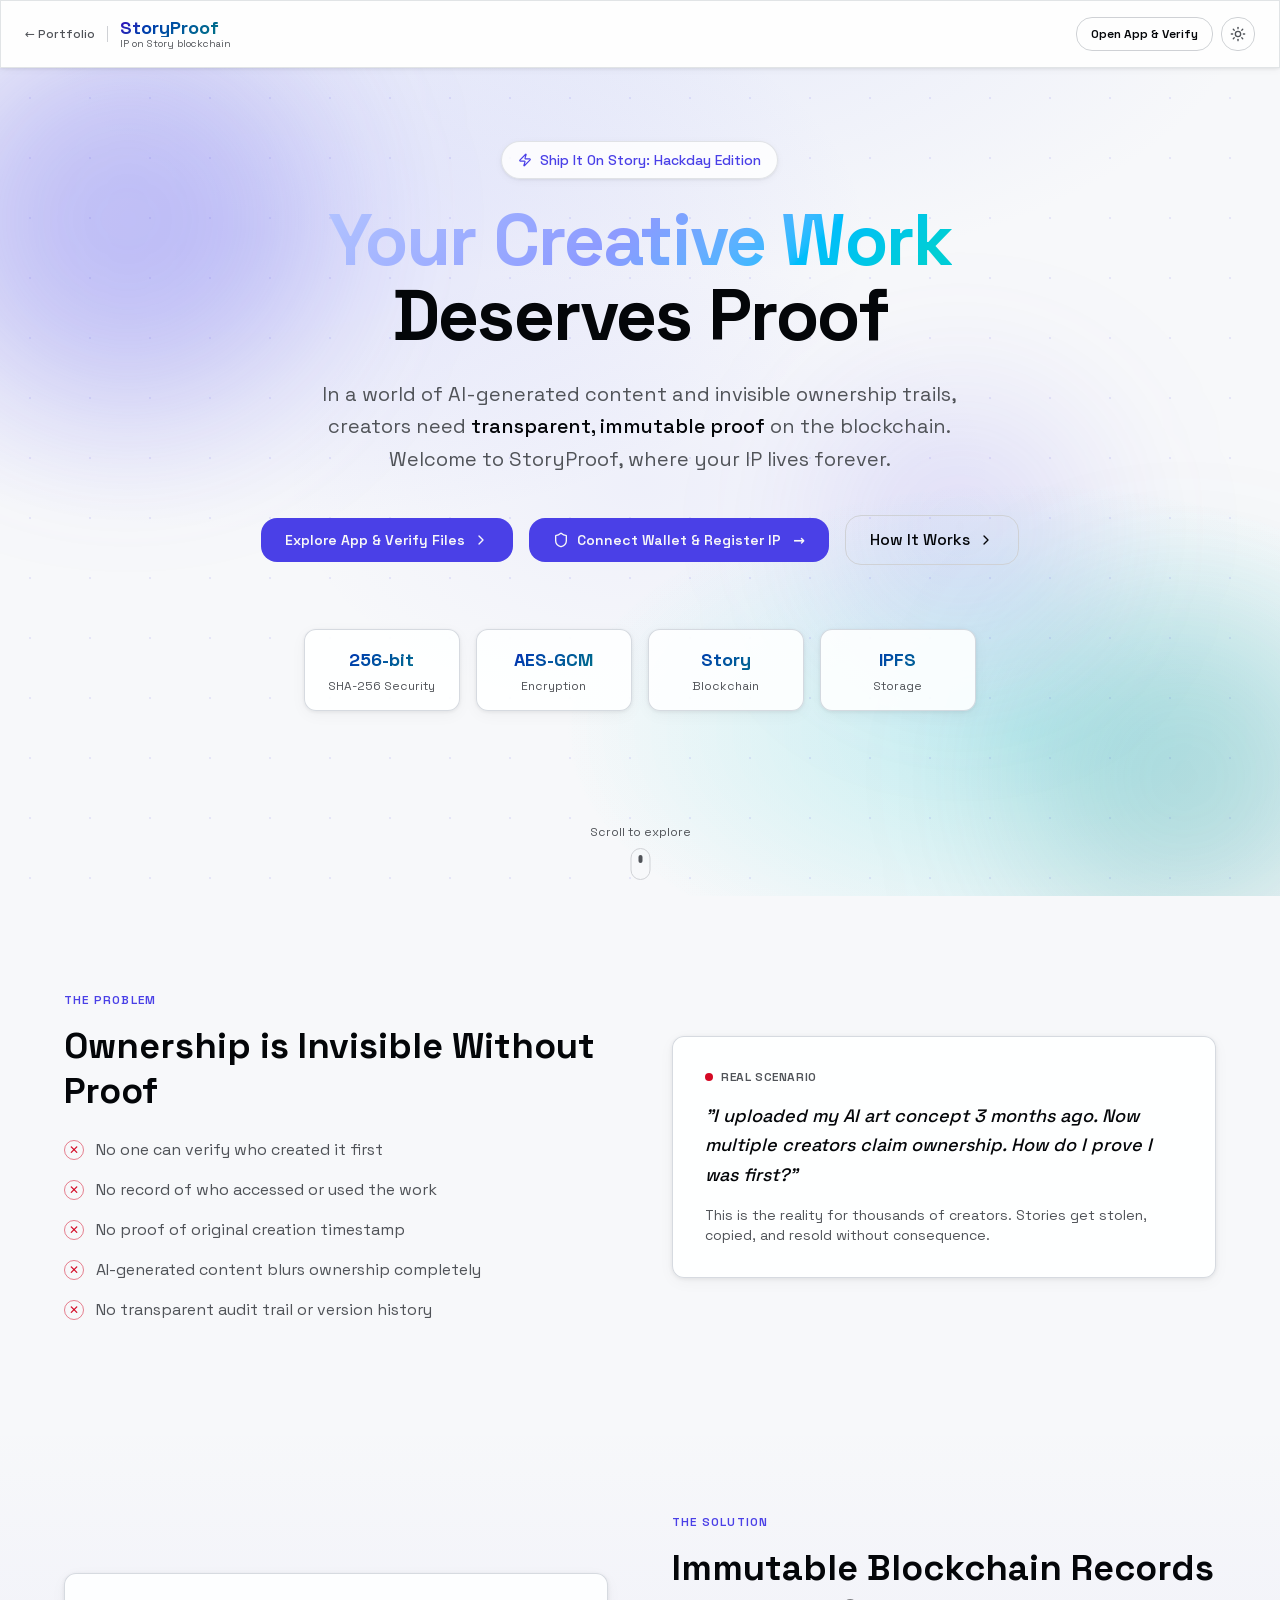
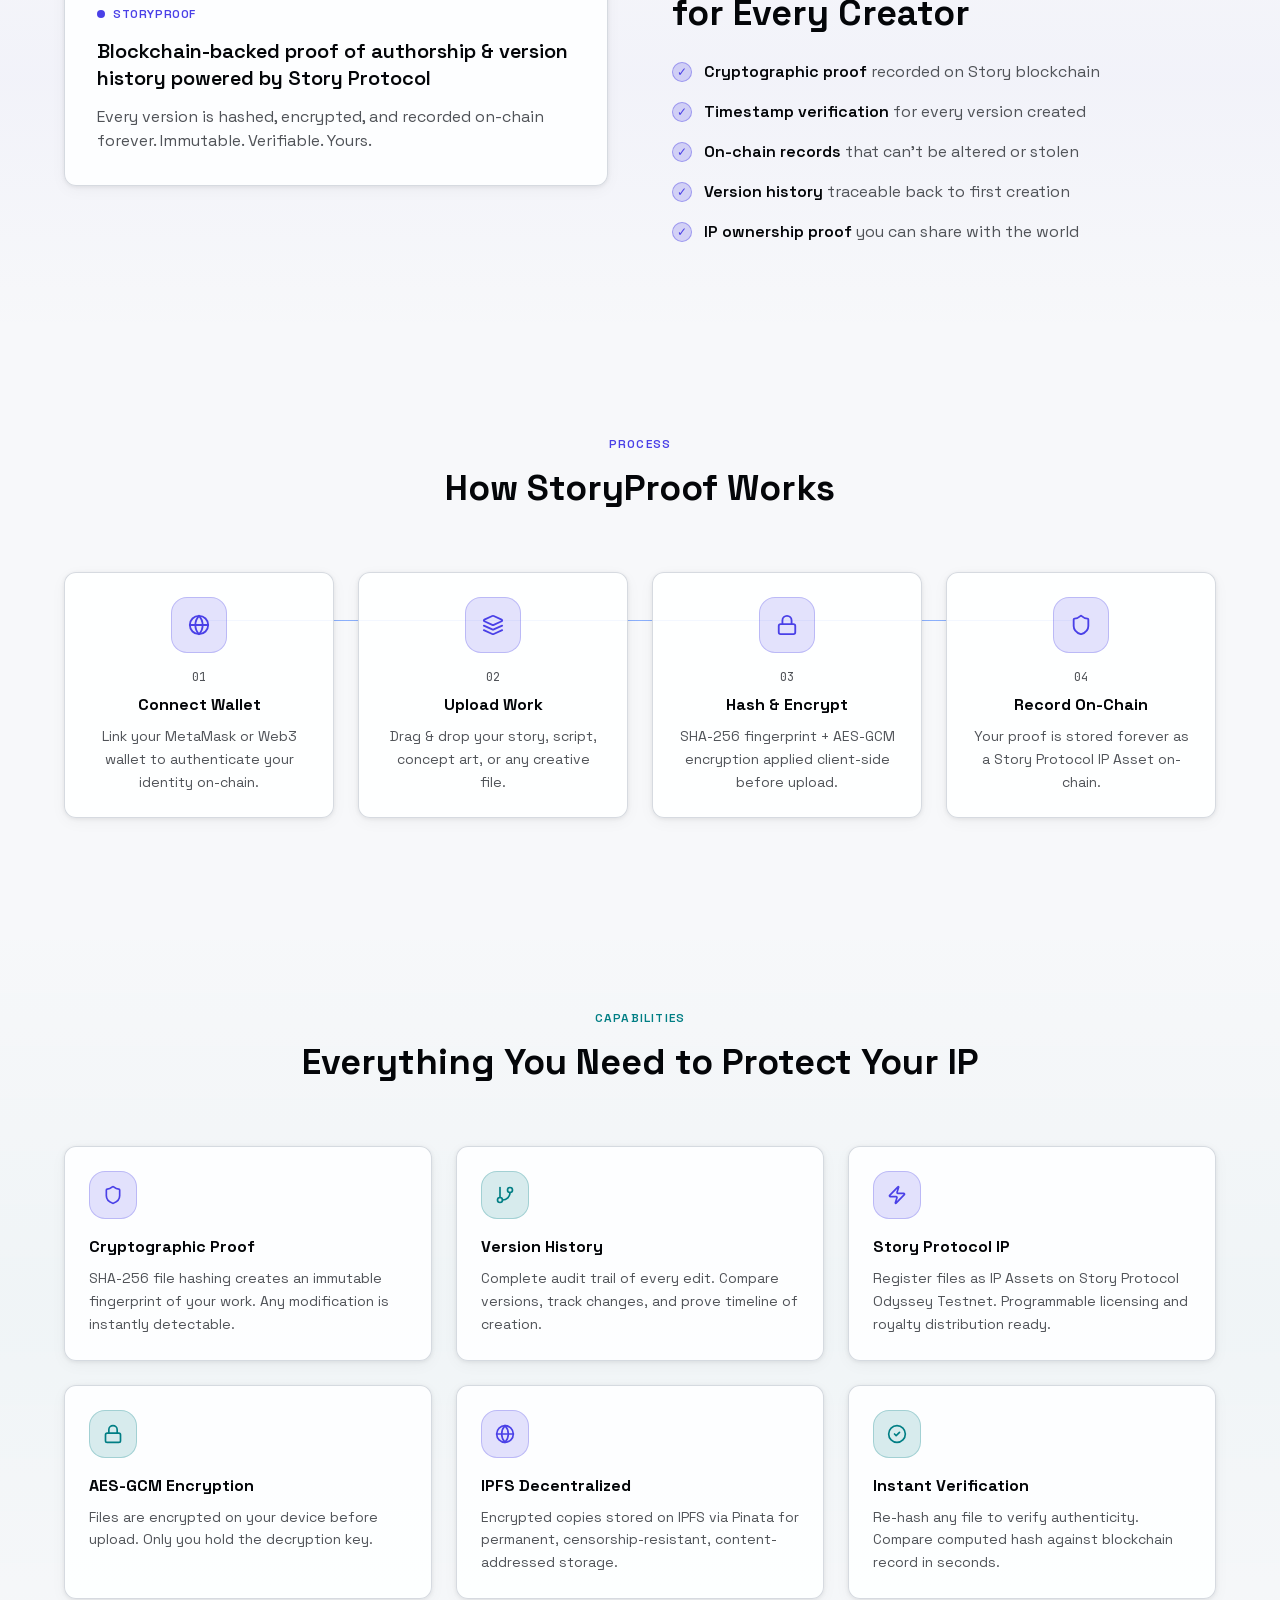
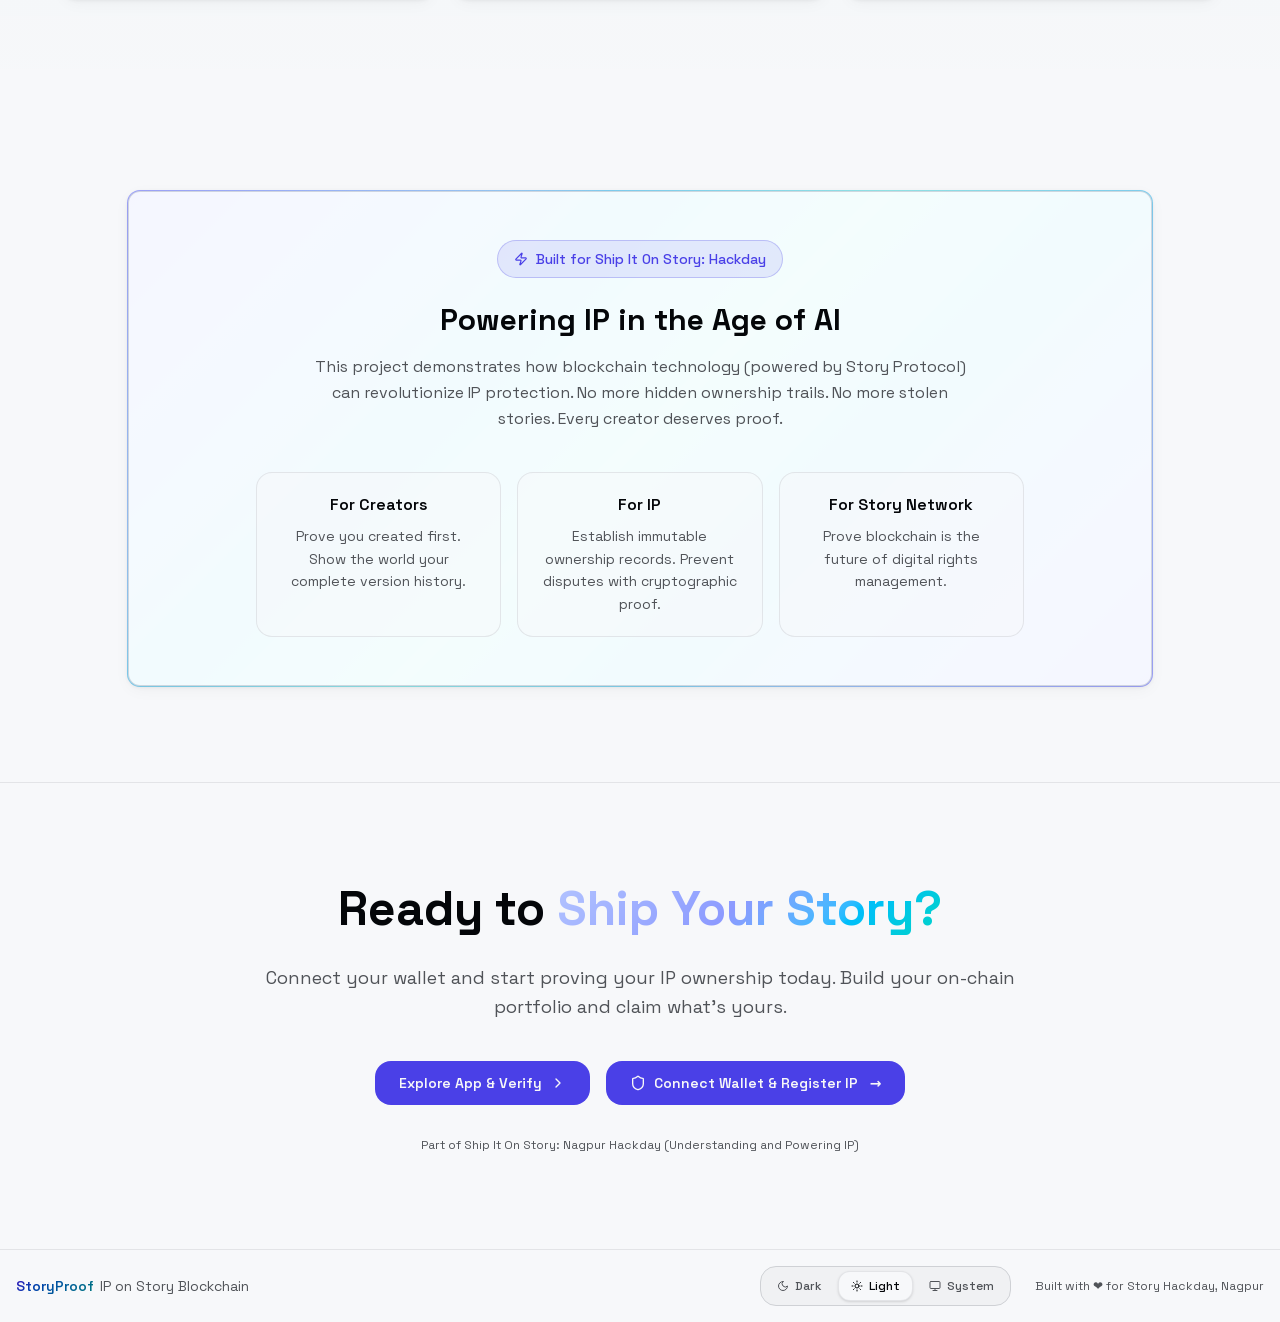
<file: demos/storyship/index.html>
<!DOCTYPE html><!--QxgttPB3jh4_IIGs3JMhl--><html lang="en" class="light" style="color-scheme:light"><head><meta charSet="utf-8"/><meta name="viewport" content="width=device-width, initial-scale=1"/><link rel="preload" href="/demos/storyship/_next/static/media/0c89a48fa5027cee-s.p.4564287c.woff2" as="font" crossorigin="" type="font/woff2"/><link rel="preload" href="/demos/storyship/_next/static/media/70bc3e132a0a741e-s.p.15008bfb.woff2" as="font" crossorigin="" type="font/woff2"/><link rel="stylesheet" href="/demos/storyship/_next/static/chunks/809538aa267341d4.css" data-precedence="next"/><link rel="stylesheet" href="/demos/storyship/_next/static/chunks/bee6f91c0f62073e.css" data-precedence="next"/><link rel="preload" as="script" fetchPriority="low" href="/demos/storyship/_next/static/chunks/83d45426a9bc30fc.js"/><script src="/demos/storyship/_next/static/chunks/eb61beaa022fd4b8.js" async=""></script><script src="/demos/storyship/_next/static/chunks/42d7898b2e3d1c94.js" async=""></script><script src="/demos/storyship/_next/static/chunks/e5f7a5ea2271fb6c.js" async=""></script><script src="/demos/storyship/_next/static/chunks/e1918bf0f0017704.js" async=""></script><script src="/demos/storyship/_next/static/chunks/turbopack-ca0e7eb4a3fe9646.js" async=""></script><script src="/demos/storyship/_next/static/chunks/5d5e03acf2f3037a.js" async=""></script><script src="/demos/storyship/_next/static/chunks/1e109efa3fe1594f.js" async=""></script><script src="/demos/storyship/_next/static/chunks/af86469503fe47c9.js" async=""></script><script src="/demos/storyship/_next/static/chunks/63bd92d28bcebe47.js" async=""></script><script src="/demos/storyship/_next/static/chunks/a630376f400f476c.js" async=""></script><meta name="next-size-adjust" content=""/><title>StoryProof – Prove Your IP On-Chain</title><meta name="description" content="Blockchain-backed proof of authorship and version history for creative works. Protect your IP with cryptographic proof, SHA-256 hashing, and Story Protocol integration."/><meta name="author" content="StoryProof"/><meta name="keywords" content="IP protection,blockchain,authorship proof,version control,Story Protocol,NFT,creative ownership,SHA-256,IPFS"/><meta property="og:title" content="StoryProof – Prove Your IP On-Chain"/><meta property="og:description" content="Protect your creative work with blockchain-backed IP proof powered by Story Protocol."/><meta property="og:type" content="website"/><meta name="twitter:card" content="summary"/><meta name="twitter:title" content="StoryProof – Prove Your IP On-Chain"/><meta name="twitter:description" content="Protect your creative work with blockchain-backed IP proof powered by Story Protocol."/><link rel="icon" href="/icon-light-32x32.png" media="(prefers-color-scheme: light)"/><link rel="icon" href="/icon-dark-32x32.png" media="(prefers-color-scheme: dark)"/><link rel="icon" href="/icon.svg" type="image/svg+xml"/><link rel="apple-touch-icon" href="/apple-icon.png"/><script>(function(){try{var d=document.documentElement;d.classList.remove('dark');d.classList.add('light');localStorage.setItem('storyproof-theme','light');}catch(e){}})()</script><script src="/demos/storyship/_next/static/chunks/a6dad97d9634a72d.js" noModule=""></script></head><body class="space_grotesk_e6988195-module__RNs2Mq__variable jetbrains_mono_7ea1d0f9-module__6GV5LG__variable font-sans antialiased"><div hidden=""><!--$--><!--/$--></div><!--$--><!--/$--><section aria-label="Notifications alt+T" tabindex="-1" aria-live="polite" aria-relevant="additions text" aria-atomic="false"></section><script src="/demos/storyship/_next/static/chunks/83d45426a9bc30fc.js" id="_R_" async=""></script><script>(self.__next_f=self.__next_f||[]).push([0])</script><script>self.__next_f.push([1,"1:\"$Sreact.fragment\"\n2:I[47040,[\"/demos/storyship/_next/static/chunks/5d5e03acf2f3037a.js\",\"/demos/storyship/_next/static/chunks/1e109efa3fe1594f.js\"],\"default\"]\n3:I[54225,[\"/demos/storyship/_next/static/chunks/5d5e03acf2f3037a.js\",\"/demos/storyship/_next/static/chunks/1e109efa3fe1594f.js\"],\"default\"]\n4:I[22036,[\"/demos/storyship/_next/static/chunks/af86469503fe47c9.js\"],\"Toaster\"]\n5:I[68608,[\"/demos/storyship/_next/static/chunks/5d5e03acf2f3037a.js\",\"/demos/storyship/_next/static/chunks/1e109efa3fe1594f.js\"],\"ClientPageRoot\"]\n6:I[31713,[\"/demos/storyship/_next/static/chunks/af86469503fe47c9.js\",\"/demos/storyship/_next/static/chunks/63bd92d28bcebe47.js\",\"/demos/storyship/_next/static/chunks/a630376f400f476c.js\"],\"default\"]\n9:I[69450,[\"/demos/storyship/_next/static/chunks/5d5e03acf2f3037a.js\",\"/demos/storyship/_next/static/chunks/1e109efa3fe1594f.js\"],\"OutletBoundary\"]\na:\"$Sreact.suspense\"\nc:I[69450,[\"/demos/storyship/_next/static/chunks/5d5e03acf2f3037a.js\",\"/demos/storyship/_next/static/chunks/1e109efa3fe1594f.js\"],\"ViewportBoundary\"]\ne:I[69450,[\"/demos/storyship/_next/static/chunks/5d5e03acf2f3037a.js\",\"/demos/storyship/_next/static/chunks/1e109efa3fe1594f.js\"],\"MetadataBoundary\"]\n10:I[9007,[\"/demos/storyship/_next/static/chunks/5d5e03acf2f3037a.js\",\"/demos/storyship/_next/static/chunks/1e109efa3fe1594f.js\"],\"default\"]\n:HL[\"/demos/storyship/_next/static/chunks/809538aa267341d4.css\",\"style\"]\n:HL[\"/demos/storyship/_next/static/chunks/bee6f91c0f62073e.css\",\"style\"]\n:HL[\"/demos/storyship/_next/static/media/0c89a48fa5027cee-s.p.4564287c.woff2\",\"font\",{\"crossOrigin\":\"\",\"type\":\"font/woff2\"}]\n:HL[\"/demos/storyship/_next/static/media/70bc3e132a0a741e-s.p.15008bfb.woff2\",\"font\",{\"crossOrigin\":\"\",\"type\":\"font/woff2\"}]\n"])</script><script>self.__next_f.push([1,"0:{\"P\":null,\"b\":\"QxgttPB3jh4-IIGs3JMhl\",\"c\":[\"\",\"\"],\"q\":\"\",\"i\":false,\"f\":[[[\"\",{\"children\":[\"__PAGE__\",{}]},\"$undefined\",\"$undefined\",true],[[\"$\",\"$1\",\"c\",{\"children\":[[[\"$\",\"link\",\"0\",{\"rel\":\"stylesheet\",\"href\":\"/demos/storyship/_next/static/chunks/809538aa267341d4.css\",\"precedence\":\"next\",\"crossOrigin\":\"$undefined\",\"nonce\":\"$undefined\"}],[\"$\",\"link\",\"1\",{\"rel\":\"stylesheet\",\"href\":\"/demos/storyship/_next/static/chunks/bee6f91c0f62073e.css\",\"precedence\":\"next\",\"crossOrigin\":\"$undefined\",\"nonce\":\"$undefined\"}],[\"$\",\"script\",\"script-0\",{\"src\":\"/demos/storyship/_next/static/chunks/af86469503fe47c9.js\",\"async\":true,\"nonce\":\"$undefined\"}]],[\"$\",\"html\",null,{\"lang\":\"en\",\"className\":\"light\",\"style\":{\"colorScheme\":\"light\"},\"suppressHydrationWarning\":true,\"children\":[[\"$\",\"head\",null,{\"children\":[\"$\",\"script\",null,{\"suppressHydrationWarning\":true,\"dangerouslySetInnerHTML\":{\"__html\":\"(function(){try{var d=document.documentElement;d.classList.remove('dark');d.classList.add('light');localStorage.setItem('storyproof-theme','light');}catch(e){}})()\"}}]}],[\"$\",\"body\",null,{\"className\":\"space_grotesk_e6988195-module__RNs2Mq__variable jetbrains_mono_7ea1d0f9-module__6GV5LG__variable font-sans antialiased\",\"children\":[[\"$\",\"$L2\",null,{\"parallelRouterKey\":\"children\",\"error\":\"$undefined\",\"errorStyles\":\"$undefined\",\"errorScripts\":\"$undefined\",\"template\":[\"$\",\"$L3\",null,{}],\"templateStyles\":\"$undefined\",\"templateScripts\":\"$undefined\",\"notFound\":[[[\"$\",\"title\",null,{\"children\":\"404: This page could not be found.\"}],[\"$\",\"div\",null,{\"style\":{\"fontFamily\":\"system-ui,\\\"Segoe UI\\\",Roboto,Helvetica,Arial,sans-serif,\\\"Apple Color Emoji\\\",\\\"Segoe UI Emoji\\\"\",\"height\":\"100vh\",\"textAlign\":\"center\",\"display\":\"flex\",\"flexDirection\":\"column\",\"alignItems\":\"center\",\"justifyContent\":\"center\"},\"children\":[\"$\",\"div\",null,{\"children\":[[\"$\",\"style\",null,{\"dangerouslySetInnerHTML\":{\"__html\":\"body{color:#000;background:#fff;margin:0}.next-error-h1{border-right:1px solid rgba(0,0,0,.3)}@media (prefers-color-scheme:dark){body{color:#fff;background:#000}.next-error-h1{border-right:1px solid rgba(255,255,255,.3)}}\"}}],[\"$\",\"h1\",null,{\"className\":\"next-error-h1\",\"style\":{\"display\":\"inline-block\",\"margin\":\"0 20px 0 0\",\"padding\":\"0 23px 0 0\",\"fontSize\":24,\"fontWeight\":500,\"verticalAlign\":\"top\",\"lineHeight\":\"49px\"},\"children\":404}],[\"$\",\"div\",null,{\"style\":{\"display\":\"inline-block\"},\"children\":[\"$\",\"h2\",null,{\"style\":{\"fontSize\":14,\"fontWeight\":400,\"lineHeight\":\"49px\",\"margin\":0},\"children\":\"This page could not be found.\"}]}]]}]}]],[]],\"forbidden\":\"$undefined\",\"unauthorized\":\"$undefined\"}],[\"$\",\"$L4\",null,{\"position\":\"bottom-right\",\"toastOptions\":{\"style\":{\"background\":\"oklch(0.12 0.01 264 / 0.95)\",\"border\":\"1px solid oklch(0.30 0.05 264)\",\"color\":\"oklch(0.96 0.005 264)\",\"fontFamily\":\"'Space Grotesk', sans-serif\",\"backdropFilter\":\"blur(16px)\"}},\"richColors\":true}],false]}]]}]]}],{\"children\":[[\"$\",\"$1\",\"c\",{\"children\":[[\"$\",\"$L5\",null,{\"Component\":\"$6\",\"serverProvidedParams\":{\"searchParams\":{},\"params\":{},\"promises\":[\"$@7\",\"$@8\"]}}],[[\"$\",\"script\",\"script-0\",{\"src\":\"/demos/storyship/_next/static/chunks/63bd92d28bcebe47.js\",\"async\":true,\"nonce\":\"$undefined\"}],[\"$\",\"script\",\"script-1\",{\"src\":\"/demos/storyship/_next/static/chunks/a630376f400f476c.js\",\"async\":true,\"nonce\":\"$undefined\"}]],[\"$\",\"$L9\",null,{\"children\":[\"$\",\"$a\",null,{\"name\":\"Next.MetadataOutlet\",\"children\":\"$@b\"}]}]]}],{},null,false,false]},null,false,false],[\"$\",\"$1\",\"h\",{\"children\":[null,[\"$\",\"$Lc\",null,{\"children\":\"$@d\"}],[\"$\",\"div\",null,{\"hidden\":true,\"children\":[\"$\",\"$Le\",null,{\"children\":[\"$\",\"$a\",null,{\"name\":\"Next.Metadata\",\"children\":\"$@f\"}]}]}],[\"$\",\"meta\",null,{\"name\":\"next-size-adjust\",\"content\":\"\"}]]}],false]],\"m\":\"$undefined\",\"G\":[\"$10\",[]],\"s\":false,\"S\":true}\n"])</script><script>self.__next_f.push([1,"7:{}\n8:\"$0:f:0:1:1:children:0:props:children:0:props:serverProvidedParams:params\"\n"])</script><script>self.__next_f.push([1,"d:[[\"$\",\"meta\",\"0\",{\"charSet\":\"utf-8\"}],[\"$\",\"meta\",\"1\",{\"name\":\"viewport\",\"content\":\"width=device-width, initial-scale=1\"}]]\n"])</script><script>self.__next_f.push([1,"11:I[67970,[\"/demos/storyship/_next/static/chunks/5d5e03acf2f3037a.js\",\"/demos/storyship/_next/static/chunks/1e109efa3fe1594f.js\"],\"IconMark\"]\n"])</script><script>self.__next_f.push([1,"f:[[\"$\",\"title\",\"0\",{\"children\":\"StoryProof – Prove Your IP On-Chain\"}],[\"$\",\"meta\",\"1\",{\"name\":\"description\",\"content\":\"Blockchain-backed proof of authorship and version history for creative works. Protect your IP with cryptographic proof, SHA-256 hashing, and Story Protocol integration.\"}],[\"$\",\"meta\",\"2\",{\"name\":\"author\",\"content\":\"StoryProof\"}],[\"$\",\"meta\",\"3\",{\"name\":\"keywords\",\"content\":\"IP protection,blockchain,authorship proof,version control,Story Protocol,NFT,creative ownership,SHA-256,IPFS\"}],[\"$\",\"meta\",\"4\",{\"property\":\"og:title\",\"content\":\"StoryProof – Prove Your IP On-Chain\"}],[\"$\",\"meta\",\"5\",{\"property\":\"og:description\",\"content\":\"Protect your creative work with blockchain-backed IP proof powered by Story Protocol.\"}],[\"$\",\"meta\",\"6\",{\"property\":\"og:type\",\"content\":\"website\"}],[\"$\",\"meta\",\"7\",{\"name\":\"twitter:card\",\"content\":\"summary\"}],[\"$\",\"meta\",\"8\",{\"name\":\"twitter:title\",\"content\":\"StoryProof – Prove Your IP On-Chain\"}],[\"$\",\"meta\",\"9\",{\"name\":\"twitter:description\",\"content\":\"Protect your creative work with blockchain-backed IP proof powered by Story Protocol.\"}],[\"$\",\"link\",\"10\",{\"rel\":\"icon\",\"href\":\"/icon-light-32x32.png\",\"media\":\"(prefers-color-scheme: light)\"}],[\"$\",\"link\",\"11\",{\"rel\":\"icon\",\"href\":\"/icon-dark-32x32.png\",\"media\":\"(prefers-color-scheme: dark)\"}],[\"$\",\"link\",\"12\",{\"rel\":\"icon\",\"href\":\"/icon.svg\",\"type\":\"image/svg+xml\"}],[\"$\",\"link\",\"13\",{\"rel\":\"apple-touch-icon\",\"href\":\"/apple-icon.png\"}],[\"$\",\"$L11\",\"14\",{}]]\n"])</script><script>self.__next_f.push([1,"b:null\n"])</script></body></html>
</file>
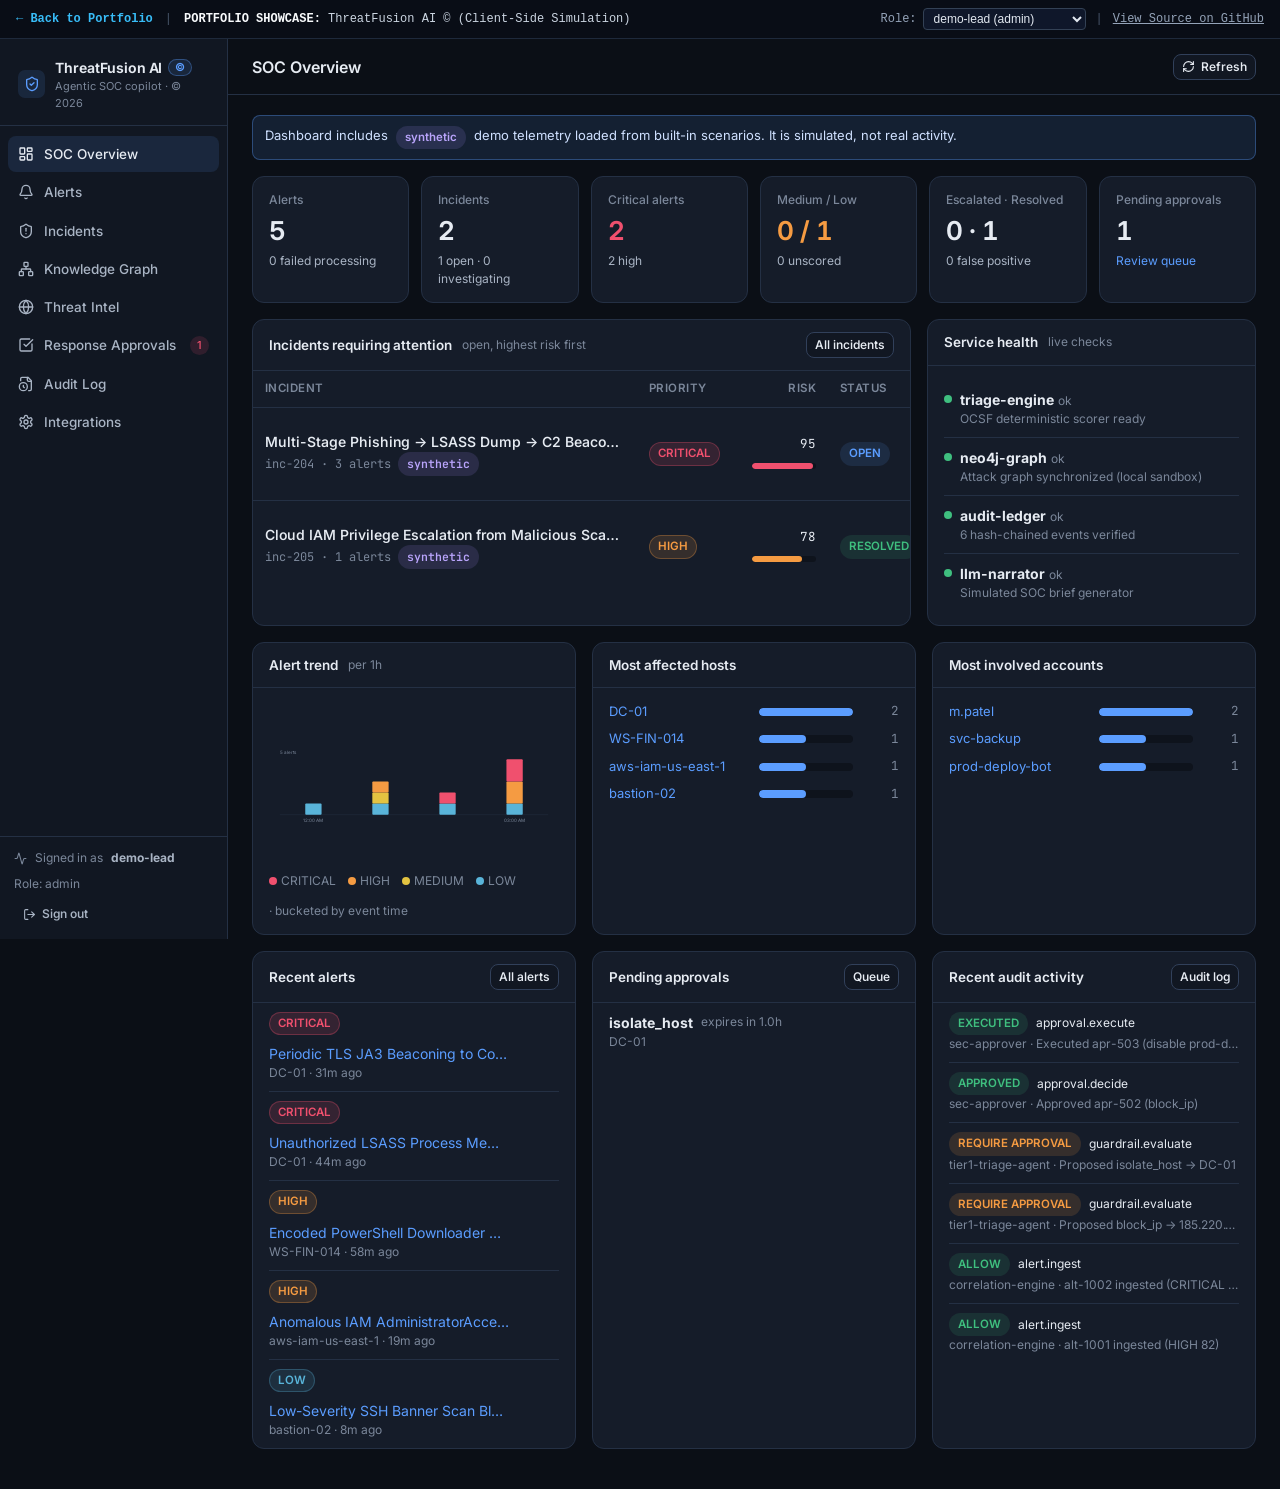
<file: demos/threatfusion/index.html>
<!DOCTYPE html>
<html lang="en">
  <head>
    <meta charset="UTF-8" />
    <link rel="icon" type="image/svg+xml" href="data:image/svg+xml,<svg xmlns='http://www.w3.org/2000/svg' viewBox='0 0 24 24' fill='none' stroke='%2300f2fe' stroke-width='2' stroke-linecap='round' stroke-linejoin='round'><path d='M12 22s8-4 8-10V5l-8-3-8 3v7c0 6 8 10 8 10z'/></svg>" />
    <meta name="viewport" content="width=device-width, initial-scale=1.0" />
    <meta name="description" content="ThreatFusion AI Security Operations Investigation Dashboard — Unified Threat Intelligence, CMDB Context, and Human-in-the-Loop Orchestration" />
    <title>ThreatFusion AI — Security Operations Investigation Dashboard</title>
    <!-- Modern Typography: Inter & JetBrains Mono -->
    <link rel="preconnect" href="https://fonts.googleapis.com">
    <link rel="preconnect" href="https://fonts.gstatic.com" crossorigin>
    <link href="https://fonts.googleapis.com/css2?family=Inter:wght@300;400;500;600;700;800&family=JetBrains+Mono:wght@400;500;600&display=swap" rel="stylesheet">
    <script type="module" crossorigin src="./assets/index-CXNoO5WK.js"></script>
    <link rel="modulepreload" crossorigin href="./assets/cytoscape-uSk3YhwS.js">
    <link rel="stylesheet" crossorigin href="./assets/index-DgwSr8Ub.css">
  </head>
  <body>
    <div id="root"></div>
  </body>
</html>
</file>
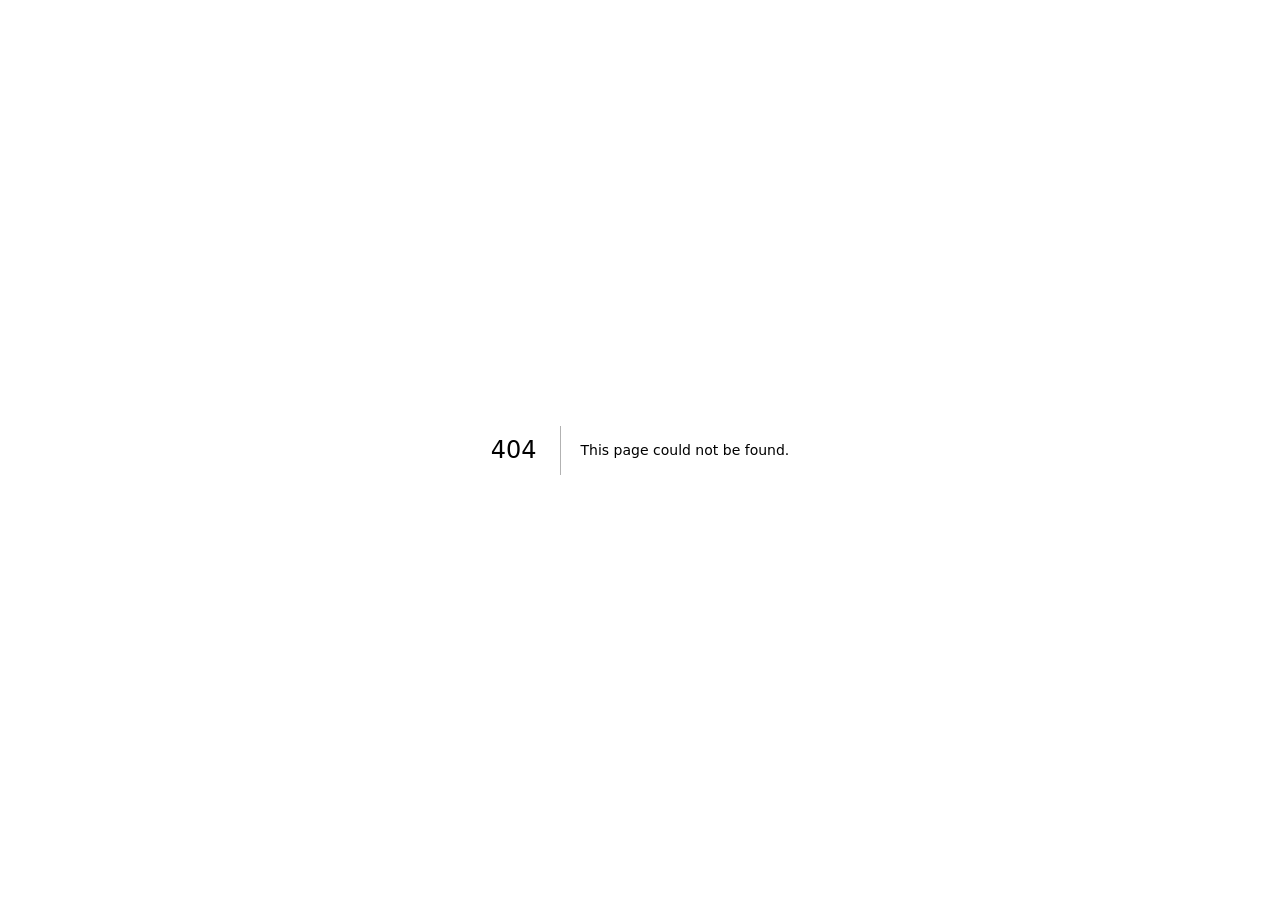
<file: demos/storyship/404/index.html>
<!DOCTYPE html><!--QxgttPB3jh4_IIGs3JMhl--><html lang="en" class="light" style="color-scheme:light"><head><meta charSet="utf-8"/><meta name="viewport" content="width=device-width, initial-scale=1"/><link rel="stylesheet" href="/demos/storyship/_next/static/chunks/809538aa267341d4.css" data-precedence="next"/><link rel="stylesheet" href="/demos/storyship/_next/static/chunks/bee6f91c0f62073e.css" data-precedence="next"/><link rel="preload" as="script" fetchPriority="low" href="/demos/storyship/_next/static/chunks/83d45426a9bc30fc.js"/><script src="/demos/storyship/_next/static/chunks/eb61beaa022fd4b8.js" async=""></script><script src="/demos/storyship/_next/static/chunks/42d7898b2e3d1c94.js" async=""></script><script src="/demos/storyship/_next/static/chunks/e5f7a5ea2271fb6c.js" async=""></script><script src="/demos/storyship/_next/static/chunks/e1918bf0f0017704.js" async=""></script><script src="/demos/storyship/_next/static/chunks/turbopack-ca0e7eb4a3fe9646.js" async=""></script><script src="/demos/storyship/_next/static/chunks/aed054bc7de0088b.js" async=""></script><script src="/demos/storyship/_next/static/chunks/1e109efa3fe1594f.js" async=""></script><meta name="robots" content="noindex"/><meta name="next-size-adjust" content=""/><title>404: This page could not be found.</title><title>StoryProof – Prove Your IP On-Chain</title><meta name="description" content="Blockchain-backed proof of authorship and version history for creative works. Protect your IP with cryptographic proof, SHA-256 hashing, and Story Protocol integration."/><meta name="author" content="StoryProof"/><meta name="keywords" content="IP protection,blockchain,authorship proof,version control,Story Protocol,NFT,creative ownership,SHA-256,IPFS"/><meta property="og:title" content="StoryProof – Prove Your IP On-Chain"/><meta property="og:description" content="Protect your creative work with blockchain-backed IP proof powered by Story Protocol."/><meta property="og:type" content="website"/><meta name="twitter:card" content="summary"/><meta name="twitter:title" content="StoryProof – Prove Your IP On-Chain"/><meta name="twitter:description" content="Protect your creative work with blockchain-backed IP proof powered by Story Protocol."/><link rel="icon" href="/icon-light-32x32.png" media="(prefers-color-scheme: light)"/><link rel="icon" href="/icon-dark-32x32.png" media="(prefers-color-scheme: dark)"/><link rel="icon" href="/icon.svg" type="image/svg+xml"/><link rel="apple-touch-icon" href="/apple-icon.png"/><script>(function(){try{var d=document.documentElement;d.classList.remove('dark');d.classList.add('light');localStorage.setItem('storyproof-theme','light');}catch(e){}})()</script><script src="/demos/storyship/_next/static/chunks/a6dad97d9634a72d.js" noModule=""></script></head><body class="space_grotesk_e6988195-module__RNs2Mq__variable jetbrains_mono_7ea1d0f9-module__6GV5LG__variable font-sans antialiased"><div hidden=""><!--$--><!--/$--></div><div style="font-family:system-ui,&quot;Segoe UI&quot;,Roboto,Helvetica,Arial,sans-serif,&quot;Apple Color Emoji&quot;,&quot;Segoe UI Emoji&quot;;height:100vh;text-align:center;display:flex;flex-direction:column;align-items:center;justify-content:center"><div><style>body{color:#000;background:#fff;margin:0}.next-error-h1{border-right:1px solid rgba(0,0,0,.3)}@media (prefers-color-scheme:dark){body{color:#fff;background:#000}.next-error-h1{border-right:1px solid rgba(255,255,255,.3)}}</style><h1 class="next-error-h1" style="display:inline-block;margin:0 20px 0 0;padding:0 23px 0 0;font-size:24px;font-weight:500;vertical-align:top;line-height:49px">404</h1><div style="display:inline-block"><h2 style="font-size:14px;font-weight:400;line-height:49px;margin:0">This page could not be found.</h2></div></div></div><!--$--><!--/$--><section aria-label="Notifications alt+T" tabindex="-1" aria-live="polite" aria-relevant="additions text" aria-atomic="false"></section><script src="/demos/storyship/_next/static/chunks/83d45426a9bc30fc.js" id="_R_" async=""></script><script>(self.__next_f=self.__next_f||[]).push([0])</script><script>self.__next_f.push([1,"1:\"$Sreact.fragment\"\n2:I[47040,[\"/demos/storyship/_next/static/chunks/aed054bc7de0088b.js\",\"/demos/storyship/_next/static/chunks/1e109efa3fe1594f.js\"],\"default\"]\n3:I[54225,[\"/demos/storyship/_next/static/chunks/aed054bc7de0088b.js\",\"/demos/storyship/_next/static/chunks/1e109efa3fe1594f.js\"],\"default\"]\n4:I[22036,[\"/demos/storyship/_next/static/chunks/aed054bc7de0088b.js\",\"/demos/storyship/_next/static/chunks/1e109efa3fe1594f.js\"],\"Toaster\"]\n5:I[69450,[\"/demos/storyship/_next/static/chunks/aed054bc7de0088b.js\",\"/demos/storyship/_next/static/chunks/1e109efa3fe1594f.js\"],\"OutletBoundary\"]\n6:\"$Sreact.suspense\"\n8:I[69450,[\"/demos/storyship/_next/static/chunks/aed054bc7de0088b.js\",\"/demos/storyship/_next/static/chunks/1e109efa3fe1594f.js\"],\"ViewportBoundary\"]\na:I[69450,[\"/demos/storyship/_next/static/chunks/aed054bc7de0088b.js\",\"/demos/storyship/_next/static/chunks/1e109efa3fe1594f.js\"],\"MetadataBoundary\"]\nc:I[9007,[\"/demos/storyship/_next/static/chunks/aed054bc7de0088b.js\",\"/demos/storyship/_next/static/chunks/1e109efa3fe1594f.js\"],\"default\"]\n:HL[\"/demos/storyship/_next/static/chunks/809538aa267341d4.css\",\"style\"]\n:HL[\"/demos/storyship/_next/static/chunks/bee6f91c0f62073e.css\",\"style\"]\n"])</script><script>self.__next_f.push([1,"0:{\"P\":null,\"b\":\"QxgttPB3jh4-IIGs3JMhl\",\"c\":[\"\",\"_not-found\",\"\"],\"q\":\"\",\"i\":false,\"f\":[[[\"\",{\"children\":[\"/_not-found\",{\"children\":[\"__PAGE__\",{}]}]},\"$undefined\",\"$undefined\",true],[[\"$\",\"$1\",\"c\",{\"children\":[[[\"$\",\"link\",\"0\",{\"rel\":\"stylesheet\",\"href\":\"/demos/storyship/_next/static/chunks/809538aa267341d4.css\",\"precedence\":\"next\",\"crossOrigin\":\"$undefined\",\"nonce\":\"$undefined\"}],[\"$\",\"link\",\"1\",{\"rel\":\"stylesheet\",\"href\":\"/demos/storyship/_next/static/chunks/bee6f91c0f62073e.css\",\"precedence\":\"next\",\"crossOrigin\":\"$undefined\",\"nonce\":\"$undefined\"}],[\"$\",\"script\",\"script-0\",{\"src\":\"/demos/storyship/_next/static/chunks/aed054bc7de0088b.js\",\"async\":true,\"nonce\":\"$undefined\"}],[\"$\",\"script\",\"script-1\",{\"src\":\"/demos/storyship/_next/static/chunks/1e109efa3fe1594f.js\",\"async\":true,\"nonce\":\"$undefined\"}]],[\"$\",\"html\",null,{\"lang\":\"en\",\"className\":\"light\",\"style\":{\"colorScheme\":\"light\"},\"suppressHydrationWarning\":true,\"children\":[[\"$\",\"head\",null,{\"children\":[\"$\",\"script\",null,{\"suppressHydrationWarning\":true,\"dangerouslySetInnerHTML\":{\"__html\":\"(function(){try{var d=document.documentElement;d.classList.remove('dark');d.classList.add('light');localStorage.setItem('storyproof-theme','light');}catch(e){}})()\"}}]}],[\"$\",\"body\",null,{\"className\":\"space_grotesk_e6988195-module__RNs2Mq__variable jetbrains_mono_7ea1d0f9-module__6GV5LG__variable font-sans antialiased\",\"children\":[[\"$\",\"$L2\",null,{\"parallelRouterKey\":\"children\",\"error\":\"$undefined\",\"errorStyles\":\"$undefined\",\"errorScripts\":\"$undefined\",\"template\":[\"$\",\"$L3\",null,{}],\"templateStyles\":\"$undefined\",\"templateScripts\":\"$undefined\",\"notFound\":[[[\"$\",\"title\",null,{\"children\":\"404: This page could not be found.\"}],[\"$\",\"div\",null,{\"style\":{\"fontFamily\":\"system-ui,\\\"Segoe UI\\\",Roboto,Helvetica,Arial,sans-serif,\\\"Apple Color Emoji\\\",\\\"Segoe UI Emoji\\\"\",\"height\":\"100vh\",\"textAlign\":\"center\",\"display\":\"flex\",\"flexDirection\":\"column\",\"alignItems\":\"center\",\"justifyContent\":\"center\"},\"children\":[\"$\",\"div\",null,{\"children\":[[\"$\",\"style\",null,{\"dangerouslySetInnerHTML\":{\"__html\":\"body{color:#000;background:#fff;margin:0}.next-error-h1{border-right:1px solid rgba(0,0,0,.3)}@media (prefers-color-scheme:dark){body{color:#fff;background:#000}.next-error-h1{border-right:1px solid rgba(255,255,255,.3)}}\"}}],[\"$\",\"h1\",null,{\"className\":\"next-error-h1\",\"style\":{\"display\":\"inline-block\",\"margin\":\"0 20px 0 0\",\"padding\":\"0 23px 0 0\",\"fontSize\":24,\"fontWeight\":500,\"verticalAlign\":\"top\",\"lineHeight\":\"49px\"},\"children\":404}],[\"$\",\"div\",null,{\"style\":{\"display\":\"inline-block\"},\"children\":[\"$\",\"h2\",null,{\"style\":{\"fontSize\":14,\"fontWeight\":400,\"lineHeight\":\"49px\",\"margin\":0},\"children\":\"This page could not be found.\"}]}]]}]}]],[]],\"forbidden\":\"$undefined\",\"unauthorized\":\"$undefined\"}],[\"$\",\"$L4\",null,{\"position\":\"bottom-right\",\"toastOptions\":{\"style\":{\"background\":\"oklch(0.12 0.01 264 / 0.95)\",\"border\":\"1px solid oklch(0.30 0.05 264)\",\"color\":\"oklch(0.96 0.005 264)\",\"fontFamily\":\"'Space Grotesk', sans-serif\",\"backdropFilter\":\"blur(16px)\"}},\"richColors\":true}],false]}]]}]]}],{\"children\":[[\"$\",\"$1\",\"c\",{\"children\":[null,[\"$\",\"$L2\",null,{\"parallelRouterKey\":\"children\",\"error\":\"$undefined\",\"errorStyles\":\"$undefined\",\"errorScripts\":\"$undefined\",\"template\":[\"$\",\"$L3\",null,{}],\"templateStyles\":\"$undefined\",\"templateScripts\":\"$undefined\",\"notFound\":\"$undefined\",\"forbidden\":\"$undefined\",\"unauthorized\":\"$undefined\"}]]}],{\"children\":[[\"$\",\"$1\",\"c\",{\"children\":[[[\"$\",\"title\",null,{\"children\":\"404: This page could not be found.\"}],[\"$\",\"div\",null,{\"style\":\"$0:f:0:1:0:props:children:1:props:children:1:props:children:0:props:notFound:0:1:props:style\",\"children\":[\"$\",\"div\",null,{\"children\":[[\"$\",\"style\",null,{\"dangerouslySetInnerHTML\":{\"__html\":\"body{color:#000;background:#fff;margin:0}.next-error-h1{border-right:1px solid rgba(0,0,0,.3)}@media (prefers-color-scheme:dark){body{color:#fff;background:#000}.next-error-h1{border-right:1px solid rgba(255,255,255,.3)}}\"}}],[\"$\",\"h1\",null,{\"className\":\"next-error-h1\",\"style\":\"$0:f:0:1:0:props:children:1:props:children:1:props:children:0:props:notFound:0:1:props:children:props:children:1:props:style\",\"children\":404}],[\"$\",\"div\",null,{\"style\":\"$0:f:0:1:0:props:children:1:props:children:1:props:children:0:props:notFound:0:1:props:children:props:children:2:props:style\",\"children\":[\"$\",\"h2\",null,{\"style\":\"$0:f:0:1:0:props:children:1:props:children:1:props:children:0:props:notFound:0:1:props:children:props:children:2:props:children:props:style\",\"children\":\"This page could not be found.\"}]}]]}]}]],null,[\"$\",\"$L5\",null,{\"children\":[\"$\",\"$6\",null,{\"name\":\"Next.MetadataOutlet\",\"children\":\"$@7\"}]}]]}],{},null,false,false]},null,false,false]},null,false,false],[\"$\",\"$1\",\"h\",{\"children\":[[\"$\",\"meta\",null,{\"name\":\"robots\",\"content\":\"noindex\"}],[\"$\",\"$L8\",null,{\"children\":\"$@9\"}],[\"$\",\"div\",null,{\"hidden\":true,\"children\":[\"$\",\"$La\",null,{\"children\":[\"$\",\"$6\",null,{\"name\":\"Next.Metadata\",\"children\":\"$@b\"}]}]}],[\"$\",\"meta\",null,{\"name\":\"next-size-adjust\",\"content\":\"\"}]]}],false]],\"m\":\"$undefined\",\"G\":[\"$c\",\"$undefined\"],\"s\":false,\"S\":true}\n"])</script><script>self.__next_f.push([1,"9:[[\"$\",\"meta\",\"0\",{\"charSet\":\"utf-8\"}],[\"$\",\"meta\",\"1\",{\"name\":\"viewport\",\"content\":\"width=device-width, initial-scale=1\"}]]\n"])</script><script>self.__next_f.push([1,"d:I[67970,[\"/demos/storyship/_next/static/chunks/aed054bc7de0088b.js\",\"/demos/storyship/_next/static/chunks/1e109efa3fe1594f.js\"],\"IconMark\"]\n"])</script><script>self.__next_f.push([1,"b:[[\"$\",\"title\",\"0\",{\"children\":\"StoryProof – Prove Your IP On-Chain\"}],[\"$\",\"meta\",\"1\",{\"name\":\"description\",\"content\":\"Blockchain-backed proof of authorship and version history for creative works. Protect your IP with cryptographic proof, SHA-256 hashing, and Story Protocol integration.\"}],[\"$\",\"meta\",\"2\",{\"name\":\"author\",\"content\":\"StoryProof\"}],[\"$\",\"meta\",\"3\",{\"name\":\"keywords\",\"content\":\"IP protection,blockchain,authorship proof,version control,Story Protocol,NFT,creative ownership,SHA-256,IPFS\"}],[\"$\",\"meta\",\"4\",{\"property\":\"og:title\",\"content\":\"StoryProof – Prove Your IP On-Chain\"}],[\"$\",\"meta\",\"5\",{\"property\":\"og:description\",\"content\":\"Protect your creative work with blockchain-backed IP proof powered by Story Protocol.\"}],[\"$\",\"meta\",\"6\",{\"property\":\"og:type\",\"content\":\"website\"}],[\"$\",\"meta\",\"7\",{\"name\":\"twitter:card\",\"content\":\"summary\"}],[\"$\",\"meta\",\"8\",{\"name\":\"twitter:title\",\"content\":\"StoryProof – Prove Your IP On-Chain\"}],[\"$\",\"meta\",\"9\",{\"name\":\"twitter:description\",\"content\":\"Protect your creative work with blockchain-backed IP proof powered by Story Protocol.\"}],[\"$\",\"link\",\"10\",{\"rel\":\"icon\",\"href\":\"/icon-light-32x32.png\",\"media\":\"(prefers-color-scheme: light)\"}],[\"$\",\"link\",\"11\",{\"rel\":\"icon\",\"href\":\"/icon-dark-32x32.png\",\"media\":\"(prefers-color-scheme: dark)\"}],[\"$\",\"link\",\"12\",{\"rel\":\"icon\",\"href\":\"/icon.svg\",\"type\":\"image/svg+xml\"}],[\"$\",\"link\",\"13\",{\"rel\":\"apple-touch-icon\",\"href\":\"/apple-icon.png\"}],[\"$\",\"$Ld\",\"14\",{}]]\n"])</script><script>self.__next_f.push([1,"7:null\n"])</script></body></html>
</file>
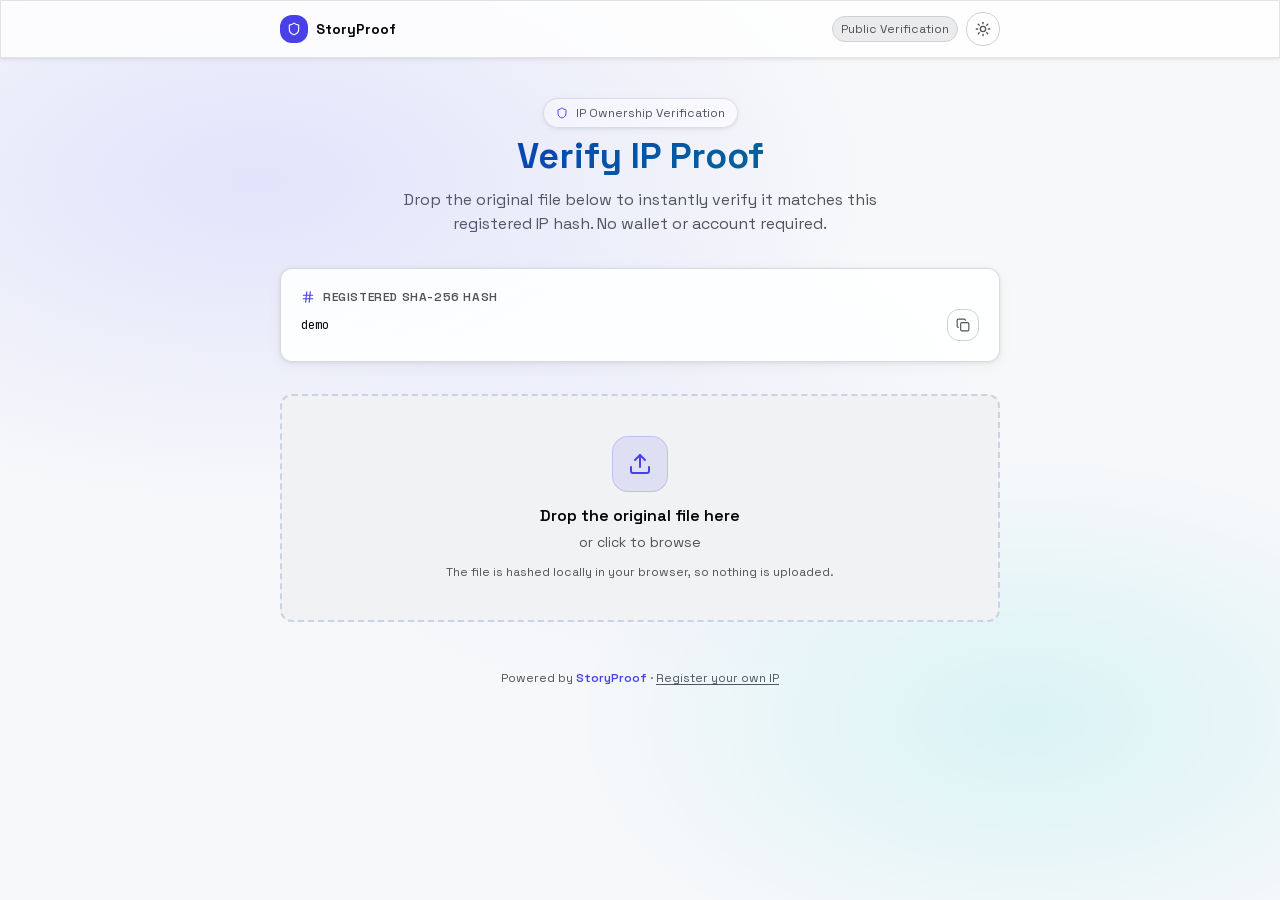
<file: demos/storyship/verify/demo/index.html>
<!DOCTYPE html><!--QxgttPB3jh4_IIGs3JMhl--><html lang="en" class="light" style="color-scheme:light"><head><meta charSet="utf-8"/><meta name="viewport" content="width=device-width, initial-scale=1"/><link rel="preload" href="/demos/storyship/_next/static/media/0c89a48fa5027cee-s.p.4564287c.woff2" as="font" crossorigin="" type="font/woff2"/><link rel="preload" href="/demos/storyship/_next/static/media/70bc3e132a0a741e-s.p.15008bfb.woff2" as="font" crossorigin="" type="font/woff2"/><link rel="stylesheet" href="/demos/storyship/_next/static/chunks/809538aa267341d4.css" data-precedence="next"/><link rel="stylesheet" href="/demos/storyship/_next/static/chunks/bee6f91c0f62073e.css" data-precedence="next"/><link rel="preload" as="script" fetchPriority="low" href="/demos/storyship/_next/static/chunks/83d45426a9bc30fc.js"/><script src="/demos/storyship/_next/static/chunks/eb61beaa022fd4b8.js" async=""></script><script src="/demos/storyship/_next/static/chunks/42d7898b2e3d1c94.js" async=""></script><script src="/demos/storyship/_next/static/chunks/e5f7a5ea2271fb6c.js" async=""></script><script src="/demos/storyship/_next/static/chunks/e1918bf0f0017704.js" async=""></script><script src="/demos/storyship/_next/static/chunks/turbopack-ca0e7eb4a3fe9646.js" async=""></script><script src="/demos/storyship/_next/static/chunks/5d5e03acf2f3037a.js" async=""></script><script src="/demos/storyship/_next/static/chunks/1e109efa3fe1594f.js" async=""></script><script src="/demos/storyship/_next/static/chunks/af86469503fe47c9.js" async=""></script><script src="/demos/storyship/_next/static/chunks/b947300a6b7fe2ea.js" async=""></script><meta name="next-size-adjust" content=""/><title>StoryProof – Prove Your IP On-Chain</title><meta name="description" content="Blockchain-backed proof of authorship and version history for creative works. Protect your IP with cryptographic proof, SHA-256 hashing, and Story Protocol integration."/><meta name="author" content="StoryProof"/><meta name="keywords" content="IP protection,blockchain,authorship proof,version control,Story Protocol,NFT,creative ownership,SHA-256,IPFS"/><meta property="og:title" content="StoryProof – Prove Your IP On-Chain"/><meta property="og:description" content="Protect your creative work with blockchain-backed IP proof powered by Story Protocol."/><meta property="og:type" content="website"/><meta name="twitter:card" content="summary"/><meta name="twitter:title" content="StoryProof – Prove Your IP On-Chain"/><meta name="twitter:description" content="Protect your creative work with blockchain-backed IP proof powered by Story Protocol."/><link rel="icon" href="/icon-light-32x32.png" media="(prefers-color-scheme: light)"/><link rel="icon" href="/icon-dark-32x32.png" media="(prefers-color-scheme: dark)"/><link rel="icon" href="/icon.svg" type="image/svg+xml"/><link rel="apple-touch-icon" href="/apple-icon.png"/><script>(function(){try{var d=document.documentElement;d.classList.remove('dark');d.classList.add('light');localStorage.setItem('storyproof-theme','light');}catch(e){}})()</script><script src="/demos/storyship/_next/static/chunks/a6dad97d9634a72d.js" noModule=""></script></head><body class="space_grotesk_e6988195-module__RNs2Mq__variable jetbrains_mono_7ea1d0f9-module__6GV5LG__variable font-sans antialiased"><div hidden=""><!--$--><!--/$--></div><div class="min-h-screen hero-bg grid-bg font-sans"><header class="glass border-b border-[var(--glass-border)] sticky top-0 z-30"><div class="max-w-3xl mx-auto px-4 sm:px-6 h-14 flex items-center justify-between gap-4"><a class="flex items-center gap-2 hover:opacity-80 transition-opacity" href="/demos/storyship/"><div class="w-7 h-7 rounded-lg bg-primary flex items-center justify-center flex-shrink-0"><svg xmlns="http://www.w3.org/2000/svg" width="14" height="14" viewBox="0 0 24 24" fill="none" stroke="currentColor" stroke-width="2" stroke-linecap="round" stroke-linejoin="round" class="lucide lucide-shield text-primary-foreground"><path d="M20 13c0 5-3.5 7.5-7.66 8.95a1 1 0 0 1-.67-.01C7.5 20.5 4 18 4 13V6a1 1 0 0 1 1-1c2 0 4.5-1.2 6.24-2.72a1.17 1.17 0 0 1 1.52 0C14.51 3.81 17 5 19 5a1 1 0 0 1 1 1z"></path></svg></div><span class="font-bold text-foreground text-sm">StoryProof</span></a><div class="flex items-center gap-2"><span class="hidden sm:inline text-xs text-muted-foreground px-2 py-1 rounded-full bg-secondary border border-border">Public Verification</span></div></div></header><main class="max-w-3xl mx-auto px-4 sm:px-6 py-10 space-y-8"><div class="text-center space-y-3 animate-fade-in"><div class="inline-flex items-center gap-2 px-3 py-1.5 rounded-full glass border border-[var(--glass-border)] text-xs text-muted-foreground mb-2"><svg xmlns="http://www.w3.org/2000/svg" width="12" height="12" viewBox="0 0 24 24" fill="none" stroke="currentColor" stroke-width="2" stroke-linecap="round" stroke-linejoin="round" class="lucide lucide-shield text-primary"><path d="M20 13c0 5-3.5 7.5-7.66 8.95a1 1 0 0 1-.67-.01C7.5 20.5 4 18 4 13V6a1 1 0 0 1 1-1c2 0 4.5-1.2 6.24-2.72a1.17 1.17 0 0 1 1.52 0C14.51 3.81 17 5 19 5a1 1 0 0 1 1 1z"></path></svg>IP Ownership Verification</div><h1 class="text-3xl sm:text-4xl font-bold gradient-text">Verify IP Proof</h1><p class="text-muted-foreground max-w-lg mx-auto text-sm sm:text-base">Drop the original file below to instantly verify it matches this registered IP hash. No wallet or account required.</p></div><div class="glass-card p-5 space-y-3 animate-fade-in-up" style="animation-delay:100ms"><div class="flex items-center gap-2 mb-1"><svg xmlns="http://www.w3.org/2000/svg" width="14" height="14" viewBox="0 0 24 24" fill="none" stroke="currentColor" stroke-width="2" stroke-linecap="round" stroke-linejoin="round" class="lucide lucide-hash text-primary flex-shrink-0"><line x1="4" x2="20" y1="9" y2="9"></line><line x1="4" x2="20" y1="15" y2="15"></line><line x1="10" x2="8" y1="3" y2="21"></line><line x1="16" x2="14" y1="3" y2="21"></line></svg><span class="text-xs font-semibold text-muted-foreground uppercase tracking-wider">Registered SHA-256 Hash</span></div><div class="flex items-center gap-3"><code class="flex-1 font-mono text-xs text-foreground break-all">demo</code><button class="p-2 rounded-lg border border-border text-muted-foreground hover:text-foreground hover:bg-secondary transition-all flex-shrink-0" title="Copy hash"><svg xmlns="http://www.w3.org/2000/svg" width="14" height="14" viewBox="0 0 24 24" fill="none" stroke="currentColor" stroke-width="2" stroke-linecap="round" stroke-linejoin="round" class="lucide lucide-copy"><rect width="14" height="14" x="8" y="8" rx="2" ry="2"></rect><path d="M4 16c-1.1 0-2-.9-2-2V4c0-1.1.9-2 2-2h10c1.1 0 2 .9 2 2"></path></svg></button></div></div><div class="drop-zone rounded-2xl border-2 border-dashed p-10 text-center transition-all duration-300 cursor-pointer animate-fade-in-up hover:border-primary/50" style="animation-delay:200ms"><input id="public-file-input" type="file" class="hidden"/><div class="space-y-3"><div class="w-14 h-14 mx-auto rounded-2xl bg-primary/10 border border-primary/20 flex items-center justify-center"><svg xmlns="http://www.w3.org/2000/svg" width="24" height="24" viewBox="0 0 24 24" fill="none" stroke="currentColor" stroke-width="2" stroke-linecap="round" stroke-linejoin="round" class="lucide lucide-upload text-primary"><path d="M21 15v4a2 2 0 0 1-2 2H5a2 2 0 0 1-2-2v-4"></path><polyline points="17 8 12 3 7 8"></polyline><line x1="12" x2="12" y1="3" y2="15"></line></svg></div><div><p class="font-semibold text-foreground">Drop the original file here</p><p class="text-sm text-muted-foreground mt-1">or click to browse</p></div><p class="text-xs text-muted-foreground">The file is hashed locally in your browser, so nothing is uploaded.</p></div></div><div class="text-center pt-4 pb-8 animate-fade-in" style="animation-delay:300ms"><p class="text-xs text-muted-foreground">Powered by<!-- --> <span class="text-primary font-semibold">StoryProof</span> <!-- -->·<!-- --> <a class="hover:text-foreground transition-colors underline underline-offset-2" href="/demos/storyship/">Register your own IP</a></p></div></main></div><!--$--><!--/$--><section aria-label="Notifications alt+T" tabindex="-1" aria-live="polite" aria-relevant="additions text" aria-atomic="false"></section><script src="/demos/storyship/_next/static/chunks/83d45426a9bc30fc.js" id="_R_" async=""></script><script>(self.__next_f=self.__next_f||[]).push([0])</script><script>self.__next_f.push([1,"1:\"$Sreact.fragment\"\n2:I[47040,[\"/demos/storyship/_next/static/chunks/5d5e03acf2f3037a.js\",\"/demos/storyship/_next/static/chunks/1e109efa3fe1594f.js\"],\"default\"]\n3:I[54225,[\"/demos/storyship/_next/static/chunks/5d5e03acf2f3037a.js\",\"/demos/storyship/_next/static/chunks/1e109efa3fe1594f.js\"],\"default\"]\n4:I[22036,[\"/demos/storyship/_next/static/chunks/af86469503fe47c9.js\"],\"Toaster\"]\n5:I[20223,[\"/demos/storyship/_next/static/chunks/af86469503fe47c9.js\",\"/demos/storyship/_next/static/chunks/b947300a6b7fe2ea.js\"],\"default\"]\n6:I[69450,[\"/demos/storyship/_next/static/chunks/5d5e03acf2f3037a.js\",\"/demos/storyship/_next/static/chunks/1e109efa3fe1594f.js\"],\"OutletBoundary\"]\n7:\"$Sreact.suspense\"\n9:I[69450,[\"/demos/storyship/_next/static/chunks/5d5e03acf2f3037a.js\",\"/demos/storyship/_next/static/chunks/1e109efa3fe1594f.js\"],\"ViewportBoundary\"]\nb:I[69450,[\"/demos/storyship/_next/static/chunks/5d5e03acf2f3037a.js\",\"/demos/storyship/_next/static/chunks/1e109efa3fe1594f.js\"],\"MetadataBoundary\"]\nd:I[9007,[\"/demos/storyship/_next/static/chunks/5d5e03acf2f3037a.js\",\"/demos/storyship/_next/static/chunks/1e109efa3fe1594f.js\"],\"default\"]\n:HL[\"/demos/storyship/_next/static/chunks/809538aa267341d4.css\",\"style\"]\n:HL[\"/demos/storyship/_next/static/chunks/bee6f91c0f62073e.css\",\"style\"]\n:HL[\"/demos/storyship/_next/static/media/0c89a48fa5027cee-s.p.4564287c.woff2\",\"font\",{\"crossOrigin\":\"\",\"type\":\"font/woff2\"}]\n:HL[\"/demos/storyship/_next/static/media/70bc3e132a0a741e-s.p.15008bfb.woff2\",\"font\",{\"crossOrigin\":\"\",\"type\":\"font/woff2\"}]\n"])</script><script>self.__next_f.push([1,"0:{\"P\":null,\"b\":\"QxgttPB3jh4-IIGs3JMhl\",\"c\":[\"\",\"verify\",\"demo\",\"\"],\"q\":\"\",\"i\":false,\"f\":[[[\"\",{\"children\":[\"verify\",{\"children\":[[\"hash\",\"demo\",\"d\"],{\"children\":[\"__PAGE__\",{}]}]}]},\"$undefined\",\"$undefined\",true],[[\"$\",\"$1\",\"c\",{\"children\":[[[\"$\",\"link\",\"0\",{\"rel\":\"stylesheet\",\"href\":\"/demos/storyship/_next/static/chunks/809538aa267341d4.css\",\"precedence\":\"next\",\"crossOrigin\":\"$undefined\",\"nonce\":\"$undefined\"}],[\"$\",\"link\",\"1\",{\"rel\":\"stylesheet\",\"href\":\"/demos/storyship/_next/static/chunks/bee6f91c0f62073e.css\",\"precedence\":\"next\",\"crossOrigin\":\"$undefined\",\"nonce\":\"$undefined\"}],[\"$\",\"script\",\"script-0\",{\"src\":\"/demos/storyship/_next/static/chunks/af86469503fe47c9.js\",\"async\":true,\"nonce\":\"$undefined\"}]],[\"$\",\"html\",null,{\"lang\":\"en\",\"className\":\"light\",\"style\":{\"colorScheme\":\"light\"},\"suppressHydrationWarning\":true,\"children\":[[\"$\",\"head\",null,{\"children\":[\"$\",\"script\",null,{\"suppressHydrationWarning\":true,\"dangerouslySetInnerHTML\":{\"__html\":\"(function(){try{var d=document.documentElement;d.classList.remove('dark');d.classList.add('light');localStorage.setItem('storyproof-theme','light');}catch(e){}})()\"}}]}],[\"$\",\"body\",null,{\"className\":\"space_grotesk_e6988195-module__RNs2Mq__variable jetbrains_mono_7ea1d0f9-module__6GV5LG__variable font-sans antialiased\",\"children\":[[\"$\",\"$L2\",null,{\"parallelRouterKey\":\"children\",\"error\":\"$undefined\",\"errorStyles\":\"$undefined\",\"errorScripts\":\"$undefined\",\"template\":[\"$\",\"$L3\",null,{}],\"templateStyles\":\"$undefined\",\"templateScripts\":\"$undefined\",\"notFound\":[[[\"$\",\"title\",null,{\"children\":\"404: This page could not be found.\"}],[\"$\",\"div\",null,{\"style\":{\"fontFamily\":\"system-ui,\\\"Segoe UI\\\",Roboto,Helvetica,Arial,sans-serif,\\\"Apple Color Emoji\\\",\\\"Segoe UI Emoji\\\"\",\"height\":\"100vh\",\"textAlign\":\"center\",\"display\":\"flex\",\"flexDirection\":\"column\",\"alignItems\":\"center\",\"justifyContent\":\"center\"},\"children\":[\"$\",\"div\",null,{\"children\":[[\"$\",\"style\",null,{\"dangerouslySetInnerHTML\":{\"__html\":\"body{color:#000;background:#fff;margin:0}.next-error-h1{border-right:1px solid rgba(0,0,0,.3)}@media (prefers-color-scheme:dark){body{color:#fff;background:#000}.next-error-h1{border-right:1px solid rgba(255,255,255,.3)}}\"}}],[\"$\",\"h1\",null,{\"className\":\"next-error-h1\",\"style\":{\"display\":\"inline-block\",\"margin\":\"0 20px 0 0\",\"padding\":\"0 23px 0 0\",\"fontSize\":24,\"fontWeight\":500,\"verticalAlign\":\"top\",\"lineHeight\":\"49px\"},\"children\":404}],[\"$\",\"div\",null,{\"style\":{\"display\":\"inline-block\"},\"children\":[\"$\",\"h2\",null,{\"style\":{\"fontSize\":14,\"fontWeight\":400,\"lineHeight\":\"49px\",\"margin\":0},\"children\":\"This page could not be found.\"}]}]]}]}]],[]],\"forbidden\":\"$undefined\",\"unauthorized\":\"$undefined\"}],[\"$\",\"$L4\",null,{\"position\":\"bottom-right\",\"toastOptions\":{\"style\":{\"background\":\"oklch(0.12 0.01 264 / 0.95)\",\"border\":\"1px solid oklch(0.30 0.05 264)\",\"color\":\"oklch(0.96 0.005 264)\",\"fontFamily\":\"'Space Grotesk', sans-serif\",\"backdropFilter\":\"blur(16px)\"}},\"richColors\":true}],false]}]]}]]}],{\"children\":[[\"$\",\"$1\",\"c\",{\"children\":[null,[\"$\",\"$L2\",null,{\"parallelRouterKey\":\"children\",\"error\":\"$undefined\",\"errorStyles\":\"$undefined\",\"errorScripts\":\"$undefined\",\"template\":[\"$\",\"$L3\",null,{}],\"templateStyles\":\"$undefined\",\"templateScripts\":\"$undefined\",\"notFound\":\"$undefined\",\"forbidden\":\"$undefined\",\"unauthorized\":\"$undefined\"}]]}],{\"children\":[[\"$\",\"$1\",\"c\",{\"children\":[null,[\"$\",\"$L2\",null,{\"parallelRouterKey\":\"children\",\"error\":\"$undefined\",\"errorStyles\":\"$undefined\",\"errorScripts\":\"$undefined\",\"template\":[\"$\",\"$L3\",null,{}],\"templateStyles\":\"$undefined\",\"templateScripts\":\"$undefined\",\"notFound\":\"$undefined\",\"forbidden\":\"$undefined\",\"unauthorized\":\"$undefined\"}]]}],{\"children\":[[\"$\",\"$1\",\"c\",{\"children\":[[\"$\",\"$L5\",null,{}],[[\"$\",\"script\",\"script-0\",{\"src\":\"/demos/storyship/_next/static/chunks/b947300a6b7fe2ea.js\",\"async\":true,\"nonce\":\"$undefined\"}]],[\"$\",\"$L6\",null,{\"children\":[\"$\",\"$7\",null,{\"name\":\"Next.MetadataOutlet\",\"children\":\"$@8\"}]}]]}],{},null,false,false]},null,false,false]},null,false,false]},null,false,false],[\"$\",\"$1\",\"h\",{\"children\":[null,[\"$\",\"$L9\",null,{\"children\":\"$@a\"}],[\"$\",\"div\",null,{\"hidden\":true,\"children\":[\"$\",\"$Lb\",null,{\"children\":[\"$\",\"$7\",null,{\"name\":\"Next.Metadata\",\"children\":\"$@c\"}]}]}],[\"$\",\"meta\",null,{\"name\":\"next-size-adjust\",\"content\":\"\"}]]}],false]],\"m\":\"$undefined\",\"G\":[\"$d\",[]],\"s\":false,\"S\":true}\n"])</script><script>self.__next_f.push([1,"a:[[\"$\",\"meta\",\"0\",{\"charSet\":\"utf-8\"}],[\"$\",\"meta\",\"1\",{\"name\":\"viewport\",\"content\":\"width=device-width, initial-scale=1\"}]]\n"])</script><script>self.__next_f.push([1,"e:I[67970,[\"/demos/storyship/_next/static/chunks/5d5e03acf2f3037a.js\",\"/demos/storyship/_next/static/chunks/1e109efa3fe1594f.js\"],\"IconMark\"]\n"])</script><script>self.__next_f.push([1,"c:[[\"$\",\"title\",\"0\",{\"children\":\"StoryProof – Prove Your IP On-Chain\"}],[\"$\",\"meta\",\"1\",{\"name\":\"description\",\"content\":\"Blockchain-backed proof of authorship and version history for creative works. Protect your IP with cryptographic proof, SHA-256 hashing, and Story Protocol integration.\"}],[\"$\",\"meta\",\"2\",{\"name\":\"author\",\"content\":\"StoryProof\"}],[\"$\",\"meta\",\"3\",{\"name\":\"keywords\",\"content\":\"IP protection,blockchain,authorship proof,version control,Story Protocol,NFT,creative ownership,SHA-256,IPFS\"}],[\"$\",\"meta\",\"4\",{\"property\":\"og:title\",\"content\":\"StoryProof – Prove Your IP On-Chain\"}],[\"$\",\"meta\",\"5\",{\"property\":\"og:description\",\"content\":\"Protect your creative work with blockchain-backed IP proof powered by Story Protocol.\"}],[\"$\",\"meta\",\"6\",{\"property\":\"og:type\",\"content\":\"website\"}],[\"$\",\"meta\",\"7\",{\"name\":\"twitter:card\",\"content\":\"summary\"}],[\"$\",\"meta\",\"8\",{\"name\":\"twitter:title\",\"content\":\"StoryProof – Prove Your IP On-Chain\"}],[\"$\",\"meta\",\"9\",{\"name\":\"twitter:description\",\"content\":\"Protect your creative work with blockchain-backed IP proof powered by Story Protocol.\"}],[\"$\",\"link\",\"10\",{\"rel\":\"icon\",\"href\":\"/icon-light-32x32.png\",\"media\":\"(prefers-color-scheme: light)\"}],[\"$\",\"link\",\"11\",{\"rel\":\"icon\",\"href\":\"/icon-dark-32x32.png\",\"media\":\"(prefers-color-scheme: dark)\"}],[\"$\",\"link\",\"12\",{\"rel\":\"icon\",\"href\":\"/icon.svg\",\"type\":\"image/svg+xml\"}],[\"$\",\"link\",\"13\",{\"rel\":\"apple-touch-icon\",\"href\":\"/apple-icon.png\"}],[\"$\",\"$Le\",\"14\",{}]]\n"])</script><script>self.__next_f.push([1,"8:null\n"])</script></body></html>
</file>
<file: demos/storyship/_next/static/chunks/809538aa267341d4.css>
@font-face{font-family:Space Grotesk;font-style:normal;font-weight:300 700;font-display:swap;src:url(../media/32687112bd2dd8db-s.cfdd66c2.woff2)format("woff2");unicode-range:U+102-103,U+110-111,U+128-129,U+168-169,U+1A0-1A1,U+1AF-1B0,U+300-301,U+303-304,U+308-309,U+323,U+329,U+1EA0-1EF9,U+20AB}@font-face{font-family:Space Grotesk;font-style:normal;font-weight:300 700;font-display:swap;src:url(../media/28868e710e86be81-s.c30238d4.woff2)format("woff2");unicode-range:U+100-2BA,U+2BD-2C5,U+2C7-2CC,U+2CE-2D7,U+2DD-2FF,U+304,U+308,U+329,U+1D00-1DBF,U+1E00-1E9F,U+1EF2-1EFF,U+2020,U+20A0-20AB,U+20AD-20C4,U+2113,U+2C60-2C7F,U+A720-A7FF}@font-face{font-family:Space Grotesk;font-style:normal;font-weight:300 700;font-display:swap;src:url(../media/0c89a48fa5027cee-s.p.4564287c.woff2)format("woff2");unicode-range:U+??,U+131,U+152-153,U+2BB-2BC,U+2C6,U+2DA,U+2DC,U+304,U+308,U+329,U+2000-206F,U+20AC,U+2122,U+2191,U+2193,U+2212,U+2215,U+FEFF,U+FFFD}@font-face{font-family:Space Grotesk Fallback;src:local(Arial);ascent-override:89.71%;descent-override:26.62%;line-gap-override:0.0%;size-adjust:109.69%}.space_grotesk_e6988195-module__RNs2Mq__className{font-family:Space Grotesk,Space Grotesk Fallback;font-style:normal}.space_grotesk_e6988195-module__RNs2Mq__variable{--font-space-grotesk:"Space Grotesk","Space Grotesk Fallback"}
@font-face{font-family:JetBrains Mono;font-style:normal;font-weight:100 800;font-display:swap;src:url(../media/13bf9871fe164e7f-s.f2220059.woff2)format("woff2");unicode-range:U+460-52F,U+1C80-1C8A,U+20B4,U+2DE0-2DFF,U+A640-A69F,U+FE2E-FE2F}@font-face{font-family:JetBrains Mono;font-style:normal;font-weight:100 800;font-display:swap;src:url(../media/cc545e633e20c56d-s.f6f1950f.woff2)format("woff2");unicode-range:U+301,U+400-45F,U+490-491,U+4B0-4B1,U+2116}@font-face{font-family:JetBrains Mono;font-style:normal;font-weight:100 800;font-display:swap;src:url(../media/71b036adf157cdcf-s.bd5f4d11.woff2)format("woff2");unicode-range:U+370-377,U+37A-37F,U+384-38A,U+38C,U+38E-3A1,U+3A3-3FF}@font-face{font-family:JetBrains Mono;font-style:normal;font-weight:100 800;font-display:swap;src:url(../media/89b21bb081cb7469-s.51c18f09.woff2)format("woff2");unicode-range:U+102-103,U+110-111,U+128-129,U+168-169,U+1A0-1A1,U+1AF-1B0,U+300-301,U+303-304,U+308-309,U+323,U+329,U+1EA0-1EF9,U+20AB}@font-face{font-family:JetBrains Mono;font-style:normal;font-weight:100 800;font-display:swap;src:url(../media/3fe682a82f50d426-s.23358719.woff2)format("woff2");unicode-range:U+100-2BA,U+2BD-2C5,U+2C7-2CC,U+2CE-2D7,U+2DD-2FF,U+304,U+308,U+329,U+1D00-1DBF,U+1E00-1E9F,U+1EF2-1EFF,U+2020,U+20A0-20AB,U+20AD-20C4,U+2113,U+2C60-2C7F,U+A720-A7FF}@font-face{font-family:JetBrains Mono;font-style:normal;font-weight:100 800;font-display:swap;src:url(../media/70bc3e132a0a741e-s.p.15008bfb.woff2)format("woff2");unicode-range:U+??,U+131,U+152-153,U+2BB-2BC,U+2C6,U+2DA,U+2DC,U+304,U+308,U+329,U+2000-206F,U+20AC,U+2122,U+2191,U+2193,U+2212,U+2215,U+FEFF,U+FFFD}@font-face{font-family:JetBrains Mono Fallback;src:local(Arial);ascent-override:75.79%;descent-override:22.29%;line-gap-override:0.0%;size-adjust:134.59%}.jetbrains_mono_7ea1d0f9-module__6GV5LG__className{font-family:JetBrains Mono,JetBrains Mono Fallback;font-style:normal}.jetbrains_mono_7ea1d0f9-module__6GV5LG__variable{--font-jetbrains-mono:"JetBrains Mono","JetBrains Mono Fallback"}
</file>
<file: demos/storyship/_next/static/chunks/bee6f91c0f62073e.css>
@import "https://fonts.googleapis.com/css2?family=Space+Grotesk:wght@300;400;500;600;700&family=JetBrains+Mono:wght@400;500;600&display=swap";
@layer properties{@supports (((-webkit-hyphens:none)) and (not (margin-trim:inline))) or ((-moz-orient:inline) and (not (color:rgb(from red r g b)))){*,:before,:after,::backdrop{--tw-translate-x:0;--tw-translate-y:0;--tw-translate-z:0;--tw-scale-x:1;--tw-scale-y:1;--tw-scale-z:1;--tw-rotate-x:initial;--tw-rotate-y:initial;--tw-rotate-z:initial;--tw-skew-x:initial;--tw-skew-y:initial;--tw-space-y-reverse:0;--tw-space-x-reverse:0;--tw-border-style:solid;--tw-gradient-position:initial;--tw-gradient-from:#0000;--tw-gradient-via:#0000;--tw-gradient-to:#0000;--tw-gradient-stops:initial;--tw-gradient-via-stops:initial;--tw-gradient-from-position:0%;--tw-gradient-via-position:50%;--tw-gradient-to-position:100%;--tw-leading:initial;--tw-font-weight:initial;--tw-tracking:initial;--tw-ordinal:initial;--tw-slashed-zero:initial;--tw-numeric-figure:initial;--tw-numeric-spacing:initial;--tw-numeric-fraction:initial;--tw-shadow:0 0 #0000;--tw-shadow-color:initial;--tw-shadow-alpha:100%;--tw-inset-shadow:0 0 #0000;--tw-inset-shadow-color:initial;--tw-inset-shadow-alpha:100%;--tw-ring-color:initial;--tw-ring-shadow:0 0 #0000;--tw-inset-ring-color:initial;--tw-inset-ring-shadow:0 0 #0000;--tw-ring-inset:initial;--tw-ring-offset-width:0px;--tw-ring-offset-color:#fff;--tw-ring-offset-shadow:0 0 #0000;--tw-outline-style:solid;--tw-blur:initial;--tw-brightness:initial;--tw-contrast:initial;--tw-grayscale:initial;--tw-hue-rotate:initial;--tw-invert:initial;--tw-opacity:initial;--tw-saturate:initial;--tw-sepia:initial;--tw-drop-shadow:initial;--tw-drop-shadow-color:initial;--tw-drop-shadow-alpha:100%;--tw-drop-shadow-size:initial;--tw-duration:initial;--tw-ease:initial;--tw-content:"";--tw-animation-delay:0s;--tw-animation-direction:normal;--tw-animation-duration:initial;--tw-animation-fill-mode:forwards;--tw-animation-iteration-count:1;--tw-enter-opacity:1;--tw-enter-rotate:0;--tw-enter-scale:1;--tw-enter-translate-x:0;--tw-enter-translate-y:0;--tw-exit-opacity:1;--tw-exit-rotate:0;--tw-exit-scale:1;--tw-exit-translate-x:0;--tw-exit-translate-y:0}}}@layer theme{:root,:host{--color-red-50:#fef2f2;--color-red-300:#ffa3a3;--color-red-400:#ff6568;--color-red-500:#fb2c36;--color-red-600:#e40014;--color-orange-400:#ff8b1a;--color-amber-300:#ffd236;--color-amber-400:#fcbb00;--color-yellow-400:#fac800;--color-green-400:#05df72;--color-green-500:#00c758;--color-emerald-400:#00d294;--color-cyan-400:#00d2ef;--color-blue-400:#54a2ff;--color-pink-400:#fb64b6;--color-black:#000;--color-white:#fff;--spacing:.25rem;--container-xs:20rem;--container-sm:24rem;--container-lg:32rem;--container-xl:36rem;--container-2xl:42rem;--container-3xl:48rem;--container-4xl:56rem;--container-5xl:64rem;--container-6xl:72rem;--container-7xl:80rem;--text-xs:.75rem;--text-xs--line-height:calc(1/.75);--text-sm:.875rem;--text-sm--line-height:calc(1.25/.875);--text-base:1rem;--text-base--line-height:calc(1.5/1);--text-lg:1.125rem;--text-lg--line-height:calc(1.75/1.125);--text-xl:1.25rem;--text-xl--line-height:calc(1.75/1.25);--text-2xl:1.5rem;--text-2xl--line-height:calc(2/1.5);--text-3xl:1.875rem;--text-3xl--line-height:calc(2.25/1.875);--text-4xl:2.25rem;--text-4xl--line-height:calc(2.5/2.25);--text-5xl:3rem;--text-5xl--line-height:1;--text-6xl:3.75rem;--text-6xl--line-height:1;--text-7xl:4.5rem;--text-7xl--line-height:1;--font-weight-normal:400;--font-weight-medium:500;--font-weight-semibold:600;--font-weight-bold:700;--tracking-tight:-.025em;--tracking-wider:.05em;--tracking-widest:.1em;--leading-tight:1.25;--leading-snug:1.375;--leading-normal:1.5;--leading-relaxed:1.625;--radius-xs:.125rem;--radius-2xl:1rem;--ease-out:cubic-bezier(0,0,.2,1);--ease-in-out:cubic-bezier(.4,0,.2,1);--animate-spin:spin 1s linear infinite;--animate-pulse:pulse 2s cubic-bezier(.4,0,.6,1)infinite;--aspect-video:16/9;--default-transition-duration:.15s;--default-transition-timing-function:cubic-bezier(.4,0,.2,1);--default-font-family:"Space Grotesk",system-ui,sans-serif;--default-mono-font-family:"JetBrains Mono","Courier New",monospace;--color-border:var(--border)}@supports (color:lab(0% 0 0)){:root,:host{--color-red-50:lab(96.5005% 4.18511 1.52329);--color-red-300:lab(76.5514% 36.4219 15.5335);--color-red-400:lab(63.7053% 60.7449 31.3109);--color-red-500:lab(55.4814% 75.0732 48.8528);--color-red-600:lab(48.4493% 77.4328 61.5452);--color-orange-400:lab(70.0429% 42.5156 75.8207);--color-amber-300:lab(86.4156% 6.13147 78.3961);--color-amber-400:lab(80.1641% 16.6016 99.2089);--color-yellow-400:lab(83.2664% 8.65132 106.895);--color-green-400:lab(78.503% -64.9265 39.7492);--color-green-500:lab(70.5521% -66.5147 45.8072);--color-emerald-400:lab(75.0771% -60.7313 19.4146);--color-cyan-400:lab(76.6045% -40.9406 -29.6231);--color-blue-400:lab(65.0361% -1.42062 -56.9803);--color-pink-400:lab(64.5597% 64.3615 -12.7988)}}}@layer base{*,:after,:before,::backdrop{box-sizing:border-box;border:0 solid;margin:0;padding:0}::file-selector-button{box-sizing:border-box;border:0 solid;margin:0;padding:0}html,:host{-webkit-text-size-adjust:100%;tab-size:4;line-height:1.5;font-family:var(--default-font-family,ui-sans-serif,system-ui,sans-serif,"Apple Color Emoji","Segoe UI Emoji","Segoe UI Symbol","Noto Color Emoji");font-feature-settings:var(--default-font-feature-settings,normal);font-variation-settings:var(--default-font-variation-settings,normal);-webkit-tap-highlight-color:transparent}hr{height:0;color:inherit;border-top-width:1px}abbr:where([title]){-webkit-text-decoration:underline dotted;text-decoration:underline dotted}h1,h2,h3,h4,h5,h6{font-size:inherit;font-weight:inherit}a{color:inherit;-webkit-text-decoration:inherit;-webkit-text-decoration:inherit;-webkit-text-decoration:inherit;-webkit-text-decoration:inherit;text-decoration:inherit}b,strong{font-weight:bolder}code,kbd,samp,pre{font-family:var(--default-mono-font-family,ui-monospace,SFMono-Regular,Menlo,Monaco,Consolas,"Liberation Mono","Courier New",monospace);font-feature-settings:var(--default-mono-font-feature-settings,normal);font-variation-settings:var(--default-mono-font-variation-settings,normal);font-size:1em}small{font-size:80%}sub,sup{vertical-align:baseline;font-size:75%;line-height:0;position:relative}sub{bottom:-.25em}sup{top:-.5em}table{text-indent:0;border-color:inherit;border-collapse:collapse}:-moz-focusring{outline:auto}progress{vertical-align:baseline}summary{display:list-item}ol,ul,menu{list-style:none}img,svg,video,canvas,audio,iframe,embed,object{vertical-align:middle;display:block}img,video{max-width:100%;height:auto}button,input,select,optgroup,textarea{font:inherit;font-feature-settings:inherit;font-variation-settings:inherit;letter-spacing:inherit;color:inherit;opacity:1;background-color:#0000;border-radius:0}::file-selector-button{font:inherit;font-feature-settings:inherit;font-variation-settings:inherit;letter-spacing:inherit;color:inherit;opacity:1;background-color:#0000;border-radius:0}:where(select:is([multiple],[size])) optgroup{font-weight:bolder}:where(select:is([multiple],[size])) optgroup option{padding-inline-start:20px}::file-selector-button{margin-inline-end:4px}::placeholder{opacity:1}@supports (not ((-webkit-appearance:-apple-pay-button))) or (contain-intrinsic-size:1px){::placeholder{color:currentColor}@supports (color:color-mix(in lab, red, red)){::placeholder{color:color-mix(in oklab,currentcolor 50%,transparent)}}}textarea{resize:vertical}::-webkit-search-decoration{-webkit-appearance:none}::-webkit-date-and-time-value{min-height:1lh;text-align:inherit}::-webkit-datetime-edit{display:inline-flex}::-webkit-datetime-edit-fields-wrapper{padding:0}::-webkit-datetime-edit{padding-block:0}::-webkit-datetime-edit-year-field{padding-block:0}::-webkit-datetime-edit-month-field{padding-block:0}::-webkit-datetime-edit-day-field{padding-block:0}::-webkit-datetime-edit-hour-field{padding-block:0}::-webkit-datetime-edit-minute-field{padding-block:0}::-webkit-datetime-edit-second-field{padding-block:0}::-webkit-datetime-edit-millisecond-field{padding-block:0}::-webkit-datetime-edit-meridiem-field{padding-block:0}::-webkit-calendar-picker-indicator{line-height:1}:-moz-ui-invalid{box-shadow:none}button,input:where([type=button],[type=reset],[type=submit]){appearance:button}::file-selector-button{appearance:button}::-webkit-inner-spin-button{height:auto}::-webkit-outer-spin-button{height:auto}[hidden]:where(:not([hidden=until-found])){display:none!important}*{border-color:var(--border);outline-color:var(--ring)}@supports (color:color-mix(in lab, red, red)){*{outline-color:color-mix(in oklab,var(--ring)50%,transparent)}}*{box-sizing:border-box}html{scroll-behavior:smooth}body{background-color:var(--background);color:var(--foreground);-webkit-font-smoothing:antialiased;-moz-osx-font-smoothing:grayscale;font-family:Space Grotesk,system-ui,sans-serif}code,pre,.font-mono{font-family:JetBrains Mono,Courier New,monospace}::selection{color:#f8f8f8;color:lab(97.68% -.0000298023 .0000119209);background:#6970ff59;background:lab(52.8487% 32.1022 -77.6362/.35)}}@layer components;@layer utilities{.\@container\/card-header{container:card-header/inline-size}.\@container\/field-group{container:field-group/inline-size}.pointer-events-auto{pointer-events:auto}.pointer-events-none{pointer-events:none}.invisible{visibility:hidden}.visible{visibility:visible}.sr-only{clip-path:inset(50%);white-space:nowrap;border-width:0;width:1px;height:1px;margin:-1px;padding:0;position:absolute;overflow:hidden}.absolute{position:absolute}.fixed{position:fixed}.relative{position:relative}.sticky{position:sticky}.inset-0{inset:calc(var(--spacing)*0)}.inset-x-0{inset-inline:calc(var(--spacing)*0)}.inset-y-0{inset-block:calc(var(--spacing)*0)}.-top-12{top:calc(var(--spacing)*-12)}.top-0{top:calc(var(--spacing)*0)}.top-1\.5{top:calc(var(--spacing)*1.5)}.top-1\/2{top:50%}.top-2{top:calc(var(--spacing)*2)}.top-3\.5{top:calc(var(--spacing)*3.5)}.top-4{top:calc(var(--spacing)*4)}.top-12{top:calc(var(--spacing)*12)}.top-\[-5\%\]{top:-5%}.top-\[1px\]{top:1px}.top-\[40\%\]{top:40%}.top-\[50\%\]{top:50%}.top-\[60\%\]{top:60%}.top-full{top:100%}.-right-12{right:calc(var(--spacing)*-12)}.right-0{right:calc(var(--spacing)*0)}.right-1{right:calc(var(--spacing)*1)}.right-2{right:calc(var(--spacing)*2)}.right-3{right:calc(var(--spacing)*3)}.right-4{right:calc(var(--spacing)*4)}.right-\[-5\%\]{right:-5%}.right-\[12\.5\%\]{right:12.5%}.right-\[15\%\]{right:15%}.-bottom-12{bottom:calc(var(--spacing)*-12)}.bottom-0{bottom:calc(var(--spacing)*0)}.bottom-4{bottom:calc(var(--spacing)*4)}.bottom-\[-5\%\]{bottom:-5%}.-left-12{left:calc(var(--spacing)*-12)}.left-0{left:calc(var(--spacing)*0)}.left-1\/2{left:50%}.left-2{left:calc(var(--spacing)*2)}.left-\[-5\%\]{left:-5%}.left-\[12\.5\%\]{left:12.5%}.left-\[50\%\]{left:50%}.isolate{isolation:isolate}.z-10{z-index:10}.z-20{z-index:20}.z-30{z-index:30}.z-50{z-index:50}.z-\[1\]{z-index:1}.z-\[100\]{z-index:100}.order-1{order:1}.order-2{order:2}.order-first{order:-9999}.order-last{order:9999}.col-span-2{grid-column:span 2/span 2}.col-start-2{grid-column-start:2}.row-span-2{grid-row:span 2/span 2}.row-start-1{grid-row-start:1}.\!m-0{margin:calc(var(--spacing)*0)!important}.-mx-1{margin-inline:calc(var(--spacing)*-1)}.mx-2{margin-inline:calc(var(--spacing)*2)}.mx-3\.5{margin-inline:calc(var(--spacing)*3.5)}.mx-auto{margin-inline:auto}.-my-2{margin-block:calc(var(--spacing)*-2)}.my-0{margin-block:calc(var(--spacing)*0)}.my-0\.5{margin-block:calc(var(--spacing)*.5)}.my-1{margin-block:calc(var(--spacing)*1)}.-mt-4{margin-top:calc(var(--spacing)*-4)}.mt-0{margin-top:calc(var(--spacing)*0)}.mt-0\.5{margin-top:calc(var(--spacing)*.5)}.mt-1{margin-top:calc(var(--spacing)*1)}.mt-1\.5{margin-top:calc(var(--spacing)*1.5)}.mt-2{margin-top:calc(var(--spacing)*2)}.mt-3{margin-top:calc(var(--spacing)*3)}.mt-4{margin-top:calc(var(--spacing)*4)}.mt-8{margin-top:calc(var(--spacing)*8)}.mt-16{margin-top:calc(var(--spacing)*16)}.mt-auto{margin-top:auto}.mb-0\.5{margin-bottom:calc(var(--spacing)*.5)}.mb-1{margin-bottom:calc(var(--spacing)*1)}.mb-2{margin-bottom:calc(var(--spacing)*2)}.mb-3{margin-bottom:calc(var(--spacing)*3)}.mb-4{margin-bottom:calc(var(--spacing)*4)}.mb-5{margin-bottom:calc(var(--spacing)*5)}.mb-6{margin-bottom:calc(var(--spacing)*6)}.mb-10{margin-bottom:calc(var(--spacing)*10)}.mb-16{margin-bottom:calc(var(--spacing)*16)}.-ml-4{margin-left:calc(var(--spacing)*-4)}.ml-0\.5{margin-left:calc(var(--spacing)*.5)}.ml-1{margin-left:calc(var(--spacing)*1)}.ml-4{margin-left:calc(var(--spacing)*4)}.ml-auto{margin-left:auto}.line-clamp-1{-webkit-line-clamp:1;-webkit-box-orient:vertical;display:-webkit-box;overflow:hidden}.line-clamp-2{-webkit-line-clamp:2;-webkit-box-orient:vertical;display:-webkit-box;overflow:hidden}.block{display:block}.flex{display:flex}.grid{display:grid}.hidden{display:none}.inline{display:inline}.inline-block{display:inline-block}.inline-flex{display:inline-flex}.table{display:table}.table-caption{display:table-caption}.table-cell{display:table-cell}.table-row{display:table-row}.field-sizing-content{field-sizing:content}.aspect-square{aspect-ratio:1}.aspect-video{aspect-ratio:var(--aspect-video)}.size-\(--cell-size\){width:var(--cell-size);height:var(--cell-size)}.size-2{width:calc(var(--spacing)*2);height:calc(var(--spacing)*2)}.size-2\.5{width:calc(var(--spacing)*2.5);height:calc(var(--spacing)*2.5)}.size-3{width:calc(var(--spacing)*3);height:calc(var(--spacing)*3)}.size-3\.5{width:calc(var(--spacing)*3.5);height:calc(var(--spacing)*3.5)}.size-4{width:calc(var(--spacing)*4);height:calc(var(--spacing)*4)}.size-6{width:calc(var(--spacing)*6);height:calc(var(--spacing)*6)}.size-7{width:calc(var(--spacing)*7);height:calc(var(--spacing)*7)}.size-8{width:calc(var(--spacing)*8);height:calc(var(--spacing)*8)}.size-9{width:calc(var(--spacing)*9);height:calc(var(--spacing)*9)}.size-10{width:calc(var(--spacing)*10);height:calc(var(--spacing)*10)}.size-auto{width:auto;height:auto}.size-full{width:100%;height:100%}.h-\(--cell-size\){height:var(--cell-size)}.h-1\.5{height:calc(var(--spacing)*1.5)}.h-2{height:calc(var(--spacing)*2)}.h-2\.5{height:calc(var(--spacing)*2.5)}.h-3{height:calc(var(--spacing)*3)}.h-3\.5{height:calc(var(--spacing)*3.5)}.h-4{height:calc(var(--spacing)*4)}.h-5{height:calc(var(--spacing)*5)}.h-6{height:calc(var(--spacing)*6)}.h-7{height:calc(var(--spacing)*7)}.h-8{height:calc(var(--spacing)*8)}.h-9{height:calc(var(--spacing)*9)}.h-10{height:calc(var(--spacing)*10)}.h-12{height:calc(var(--spacing)*12)}.h-14{height:calc(var(--spacing)*14)}.h-16{height:calc(var(--spacing)*16)}.h-20{height:calc(var(--spacing)*20)}.h-64{height:calc(var(--spacing)*64)}.h-80{height:calc(var(--spacing)*80)}.h-96{height:calc(var(--spacing)*96)}.h-\[1\.15rem\]{height:1.15rem}.h-\[calc\(100\%-1px\)\]{height:calc(100% - 1px)}.h-\[var\(--radix-navigation-menu-viewport-height\)\]{height:var(--radix-navigation-menu-viewport-height)}.h-\[var\(--radix-select-trigger-height\)\]{height:var(--radix-select-trigger-height)}.h-auto{height:auto}.h-full{height:100%}.h-px{height:1px}.h-svh{height:100svh}.max-h-\(--radix-context-menu-content-available-height\){max-height:var(--radix-context-menu-content-available-height)}.max-h-\(--radix-dropdown-menu-content-available-height\){max-height:var(--radix-dropdown-menu-content-available-height)}.max-h-\(--radix-select-content-available-height\){max-height:var(--radix-select-content-available-height)}.max-h-48{max-height:calc(var(--spacing)*48)}.max-h-\[85vh\]{max-height:85vh}.max-h-\[300px\]{max-height:300px}.max-h-screen{max-height:100vh}.min-h-0{min-height:calc(var(--spacing)*0)}.min-h-4{min-height:calc(var(--spacing)*4)}.min-h-16{min-height:calc(var(--spacing)*16)}.min-h-\[48px\]{min-height:48px}.min-h-\[92vh\]{min-height:92vh}.min-h-screen{min-height:100vh}.min-h-svh{min-height:100svh}.w-\(--cell-size\){width:var(--cell-size)}.w-\(--sidebar-width\){width:var(--sidebar-width)}.w-0{width:calc(var(--spacing)*0)}.w-1{width:calc(var(--spacing)*1)}.w-1\.5{width:calc(var(--spacing)*1.5)}.w-2{width:calc(var(--spacing)*2)}.w-2\.5{width:calc(var(--spacing)*2.5)}.w-3{width:calc(var(--spacing)*3)}.w-3\.5{width:calc(var(--spacing)*3.5)}.w-3\/4{width:75%}.w-4{width:calc(var(--spacing)*4)}.w-5{width:calc(var(--spacing)*5)}.w-6{width:calc(var(--spacing)*6)}.w-7{width:calc(var(--spacing)*7)}.w-8{width:calc(var(--spacing)*8)}.w-9{width:calc(var(--spacing)*9)}.w-10{width:calc(var(--spacing)*10)}.w-12{width:calc(var(--spacing)*12)}.w-14{width:calc(var(--spacing)*14)}.w-16{width:calc(var(--spacing)*16)}.w-20{width:calc(var(--spacing)*20)}.w-64{width:calc(var(--spacing)*64)}.w-72{width:calc(var(--spacing)*72)}.w-80{width:calc(var(--spacing)*80)}.w-96{width:calc(var(--spacing)*96)}.w-\[100px\]{width:100px}.w-auto{width:auto}.w-fit{width:fit-content}.w-full{width:100%}.w-max{width:max-content}.w-px{width:1px}.max-w-\(--skeleton-width\){max-width:var(--skeleton-width)}.max-w-2xl{max-width:var(--container-2xl)}.max-w-3xl{max-width:var(--container-3xl)}.max-w-4xl{max-width:var(--container-4xl)}.max-w-5xl{max-width:var(--container-5xl)}.max-w-6xl{max-width:var(--container-6xl)}.max-w-7xl{max-width:var(--container-7xl)}.max-w-\[calc\(100\%-2rem\)\]{max-width:calc(100% - 2rem)}.max-w-lg{max-width:var(--container-lg)}.max-w-max{max-width:max-content}.max-w-sm{max-width:var(--container-sm)}.max-w-xl{max-width:var(--container-xl)}.max-w-xs{max-width:var(--container-xs)}.min-w-\(--cell-size\){min-width:var(--cell-size)}.min-w-0{min-width:calc(var(--spacing)*0)}.min-w-5{min-width:calc(var(--spacing)*5)}.min-w-8{min-width:calc(var(--spacing)*8)}.min-w-9{min-width:calc(var(--spacing)*9)}.min-w-10{min-width:calc(var(--spacing)*10)}.min-w-\[8rem\]{min-width:8rem}.min-w-\[12rem\]{min-width:12rem}.min-w-\[var\(--radix-select-trigger-width\)\]{min-width:var(--radix-select-trigger-width)}.flex-1{flex:1}.flex-shrink-0,.shrink-0{flex-shrink:0}.grow{flex-grow:1}.grow-0{flex-grow:0}.basis-full{flex-basis:100%}.caption-bottom{caption-side:bottom}.border-collapse{border-collapse:collapse}.origin-\(--radix-context-menu-content-transform-origin\){transform-origin:var(--radix-context-menu-content-transform-origin)}.origin-\(--radix-dropdown-menu-content-transform-origin\){transform-origin:var(--radix-dropdown-menu-content-transform-origin)}.origin-\(--radix-hover-card-content-transform-origin\){transform-origin:var(--radix-hover-card-content-transform-origin)}.origin-\(--radix-menubar-content-transform-origin\){transform-origin:var(--radix-menubar-content-transform-origin)}.origin-\(--radix-popover-content-transform-origin\){transform-origin:var(--radix-popover-content-transform-origin)}.origin-\(--radix-select-content-transform-origin\){transform-origin:var(--radix-select-content-transform-origin)}.origin-\(--radix-tooltip-content-transform-origin\){transform-origin:var(--radix-tooltip-content-transform-origin)}.-translate-x-1\/2{--tw-translate-x:calc(calc(1/2*100%)*-1);translate:var(--tw-translate-x)var(--tw-translate-y)}.-translate-x-px{--tw-translate-x:-1px;translate:var(--tw-translate-x)var(--tw-translate-y)}.translate-x-\[-50\%\]{--tw-translate-x:-50%;translate:var(--tw-translate-x)var(--tw-translate-y)}.translate-x-\[-200\%\]{--tw-translate-x:-200%;translate:var(--tw-translate-x)var(--tw-translate-y)}.translate-x-px{--tw-translate-x:1px;translate:var(--tw-translate-x)var(--tw-translate-y)}.-translate-y-1\/2{--tw-translate-y:calc(calc(1/2*100%)*-1);translate:var(--tw-translate-x)var(--tw-translate-y)}.translate-y-0\.5{--tw-translate-y:calc(var(--spacing)*.5);translate:var(--tw-translate-x)var(--tw-translate-y)}.translate-y-\[-50\%\]{--tw-translate-y:-50%;translate:var(--tw-translate-x)var(--tw-translate-y)}.translate-y-\[calc\(-50\%_-_2px\)\]{--tw-translate-y:calc(-50% - 2px);translate:var(--tw-translate-x)var(--tw-translate-y)}.scale-110{--tw-scale-x:110%;--tw-scale-y:110%;--tw-scale-z:110%;scale:var(--tw-scale-x)var(--tw-scale-y)}.scale-125{--tw-scale-x:125%;--tw-scale-y:125%;--tw-scale-z:125%;scale:var(--tw-scale-x)var(--tw-scale-y)}.scale-\[1\.02\]{scale:1.02}.-rotate-90{rotate:-90deg}.rotate-45{rotate:45deg}.rotate-90{rotate:90deg}.transform{transform:var(--tw-rotate-x,)var(--tw-rotate-y,)var(--tw-rotate-z,)var(--tw-skew-x,)var(--tw-skew-y,)}.animate-caret-blink{animation:1.25s ease-out infinite caret-blink}.animate-in{animation:enter var(--tw-animation-duration,var(--tw-duration,.15s))var(--tw-ease,ease)var(--tw-animation-delay,0s)var(--tw-animation-iteration-count,1)var(--tw-animation-direction,normal)var(--tw-animation-fill-mode,forwards)}.animate-pulse{animation:var(--animate-pulse)}.animate-spin{animation:var(--animate-spin)}.cursor-default{cursor:default}.cursor-help{cursor:help}.cursor-not-allowed{cursor:not-allowed}.cursor-pointer{cursor:pointer}.cursor-text{cursor:text}.touch-none{touch-action:none}.resize-none{resize:none}.scroll-my-1{scroll-margin-block:calc(var(--spacing)*1)}.scroll-py-1{scroll-padding-block:calc(var(--spacing)*1)}.list-disc{list-style-type:disc}.list-none{list-style-type:none}.auto-rows-min{grid-auto-rows:min-content}.grid-cols-1{grid-template-columns:repeat(1,minmax(0,1fr))}.grid-cols-2{grid-template-columns:repeat(2,minmax(0,1fr))}.grid-cols-\[0_1fr\]{grid-template-columns:0 1fr}.grid-rows-\[auto_auto\]{grid-template-rows:auto auto}.flex-col{flex-direction:column}.flex-col-reverse{flex-direction:column-reverse}.flex-row{flex-direction:row}.flex-wrap{flex-wrap:wrap}.items-center{align-items:center}.items-end{align-items:flex-end}.items-start{align-items:flex-start}.items-stretch{align-items:stretch}.justify-between{justify-content:space-between}.justify-center{justify-content:center}.justify-start{justify-content:flex-start}.justify-items-start{justify-items:start}.gap-0\.5{gap:calc(var(--spacing)*.5)}.gap-1{gap:calc(var(--spacing)*1)}.gap-1\.5{gap:calc(var(--spacing)*1.5)}.gap-2{gap:calc(var(--spacing)*2)}.gap-2\.5{gap:calc(var(--spacing)*2.5)}.gap-3{gap:calc(var(--spacing)*3)}.gap-4{gap:calc(var(--spacing)*4)}.gap-5{gap:calc(var(--spacing)*5)}.gap-6{gap:calc(var(--spacing)*6)}.gap-7{gap:calc(var(--spacing)*7)}.gap-16{gap:calc(var(--spacing)*16)}:where(.space-y-1>:not(:last-child)){--tw-space-y-reverse:0;margin-block-start:calc(calc(var(--spacing)*1)*var(--tw-space-y-reverse));margin-block-end:calc(calc(var(--spacing)*1)*calc(1 - var(--tw-space-y-reverse)))}:where(.space-y-1\.5>:not(:last-child)){--tw-space-y-reverse:0;margin-block-start:calc(calc(var(--spacing)*1.5)*var(--tw-space-y-reverse));margin-block-end:calc(calc(var(--spacing)*1.5)*calc(1 - var(--tw-space-y-reverse)))}:where(.space-y-2>:not(:last-child)){--tw-space-y-reverse:0;margin-block-start:calc(calc(var(--spacing)*2)*var(--tw-space-y-reverse));margin-block-end:calc(calc(var(--spacing)*2)*calc(1 - var(--tw-space-y-reverse)))}:where(.space-y-3>:not(:last-child)){--tw-space-y-reverse:0;margin-block-start:calc(calc(var(--spacing)*3)*var(--tw-space-y-reverse));margin-block-end:calc(calc(var(--spacing)*3)*calc(1 - var(--tw-space-y-reverse)))}:where(.space-y-4>:not(:last-child)){--tw-space-y-reverse:0;margin-block-start:calc(calc(var(--spacing)*4)*var(--tw-space-y-reverse));margin-block-end:calc(calc(var(--spacing)*4)*calc(1 - var(--tw-space-y-reverse)))}:where(.space-y-5>:not(:last-child)){--tw-space-y-reverse:0;margin-block-start:calc(calc(var(--spacing)*5)*var(--tw-space-y-reverse));margin-block-end:calc(calc(var(--spacing)*5)*calc(1 - var(--tw-space-y-reverse)))}:where(.space-y-6>:not(:last-child)){--tw-space-y-reverse:0;margin-block-start:calc(calc(var(--spacing)*6)*var(--tw-space-y-reverse));margin-block-end:calc(calc(var(--spacing)*6)*calc(1 - var(--tw-space-y-reverse)))}:where(.space-y-8>:not(:last-child)){--tw-space-y-reverse:0;margin-block-start:calc(calc(var(--spacing)*8)*var(--tw-space-y-reverse));margin-block-end:calc(calc(var(--spacing)*8)*calc(1 - var(--tw-space-y-reverse)))}:where(.space-x-4>:not(:last-child)){--tw-space-x-reverse:0;margin-inline-start:calc(calc(var(--spacing)*4)*var(--tw-space-x-reverse));margin-inline-end:calc(calc(var(--spacing)*4)*calc(1 - var(--tw-space-x-reverse)))}.gap-y-0\.5{row-gap:calc(var(--spacing)*.5)}.self-start{align-self:flex-start}.self-stretch{align-self:stretch}.justify-self-end{justify-self:flex-end}.truncate{text-overflow:ellipsis;white-space:nowrap;overflow:hidden}.overflow-auto{overflow:auto}.overflow-hidden{overflow:hidden}.overflow-x-auto{overflow-x:auto}.overflow-x-hidden{overflow-x:hidden}.overflow-y-auto{overflow-y:auto}.rounded{border-radius:.25rem}.rounded-2xl{border-radius:var(--radius-2xl)}.rounded-\[2px\]{border-radius:2px}.rounded-\[4px\]{border-radius:4px}.rounded-\[calc\(var\(--radius\)-5px\)\]{border-radius:calc(var(--radius) - 5px)}.rounded-\[inherit\]{border-radius:inherit}.rounded-full{border-radius:3.40282e38px}.rounded-lg{border-radius:var(--radius)}.rounded-md{border-radius:calc(var(--radius) - 2px)}.rounded-none{border-radius:0}.rounded-sm{border-radius:calc(var(--radius) - 4px)}.rounded-xl{border-radius:calc(var(--radius) + 4px)}.rounded-xs{border-radius:var(--radius-xs)}.rounded-l-md{border-top-left-radius:calc(var(--radius) - 2px);border-bottom-left-radius:calc(var(--radius) - 2px)}.rounded-tl-sm{border-top-left-radius:calc(var(--radius) - 4px)}.rounded-r-md{border-top-right-radius:calc(var(--radius) - 2px);border-bottom-right-radius:calc(var(--radius) - 2px)}.border{border-style:var(--tw-border-style);border-width:1px}.border-0{border-style:var(--tw-border-style);border-width:0}.border-2{border-style:var(--tw-border-style);border-width:2px}.border-\[1\.5px\]{border-style:var(--tw-border-style);border-width:1.5px}.border-y{border-block-style:var(--tw-border-style);border-block-width:1px}.border-t{border-top-style:var(--tw-border-style);border-top-width:1px}.border-r{border-right-style:var(--tw-border-style);border-right-width:1px}.border-b{border-bottom-style:var(--tw-border-style);border-bottom-width:1px}.border-l{border-left-style:var(--tw-border-style);border-left-width:1px}.border-dashed{--tw-border-style:dashed;border-style:dashed}.border-\(--color-border\){border-color:var(--color-border)}.border-\[oklch\(0\.68_0\.18_145\/0\.25\)\]{border-color:#3db44a40;border-color:lab(65.0263% -50.6023 42.8363/.25)}.border-\[oklch\(0\.68_0\.18_145\/0\.35\)\]{border-color:#3db44a59;border-color:lab(65.0263% -50.6023 42.8363/.35)}.border-\[var\(--glass-border\)\]{border-color:var(--glass-border)}.border-accent\/15{border-color:var(--accent)}@supports (color:color-mix(in lab, red, red)){.border-accent\/15{border-color:color-mix(in oklab,var(--accent)15%,transparent)}}.border-accent\/20{border-color:var(--accent)}@supports (color:color-mix(in lab, red, red)){.border-accent\/20{border-color:color-mix(in oklab,var(--accent)20%,transparent)}}.border-accent\/25{border-color:var(--accent)}@supports (color:color-mix(in lab, red, red)){.border-accent\/25{border-color:color-mix(in oklab,var(--accent)25%,transparent)}}.border-accent\/30{border-color:var(--accent)}@supports (color:color-mix(in lab, red, red)){.border-accent\/30{border-color:color-mix(in oklab,var(--accent)30%,transparent)}}.border-accent\/40{border-color:var(--accent)}@supports (color:color-mix(in lab, red, red)){.border-accent\/40{border-color:color-mix(in oklab,var(--accent)40%,transparent)}}.border-amber-400\/20{border-color:#fcbb0033}@supports (color:color-mix(in lab, red, red)){.border-amber-400\/20{border-color:color-mix(in oklab,var(--color-amber-400)20%,transparent)}}.border-amber-400\/25{border-color:#fcbb0040}@supports (color:color-mix(in lab, red, red)){.border-amber-400\/25{border-color:color-mix(in oklab,var(--color-amber-400)25%,transparent)}}.border-amber-400\/30{border-color:#fcbb004d}@supports (color:color-mix(in lab, red, red)){.border-amber-400\/30{border-color:color-mix(in oklab,var(--color-amber-400)30%,transparent)}}.border-amber-400\/40{border-color:#fcbb0066}@supports (color:color-mix(in lab, red, red)){.border-amber-400\/40{border-color:color-mix(in oklab,var(--color-amber-400)40%,transparent)}}.border-blue-400\/25{border-color:#54a2ff40}@supports (color:color-mix(in lab, red, red)){.border-blue-400\/25{border-color:color-mix(in oklab,var(--color-blue-400)25%,transparent)}}.border-border,.border-border\/30{border-color:var(--border)}@supports (color:color-mix(in lab, red, red)){.border-border\/30{border-color:color-mix(in oklab,var(--border)30%,transparent)}}.border-border\/50{border-color:var(--border)}@supports (color:color-mix(in lab, red, red)){.border-border\/50{border-color:color-mix(in oklab,var(--border)50%,transparent)}}.border-cyan-400\/25{border-color:#00d2ef40}@supports (color:color-mix(in lab, red, red)){.border-cyan-400\/25{border-color:color-mix(in oklab,var(--color-cyan-400)25%,transparent)}}.border-destructive,.border-destructive\/20{border-color:var(--destructive)}@supports (color:color-mix(in lab, red, red)){.border-destructive\/20{border-color:color-mix(in oklab,var(--destructive)20%,transparent)}}.border-destructive\/35{border-color:var(--destructive)}@supports (color:color-mix(in lab, red, red)){.border-destructive\/35{border-color:color-mix(in oklab,var(--destructive)35%,transparent)}}.border-destructive\/50{border-color:var(--destructive)}@supports (color:color-mix(in lab, red, red)){.border-destructive\/50{border-color:color-mix(in oklab,var(--destructive)50%,transparent)}}.border-emerald-400\/25{border-color:#00d29440}@supports (color:color-mix(in lab, red, red)){.border-emerald-400\/25{border-color:color-mix(in oklab,var(--color-emerald-400)25%,transparent)}}.border-green-400\/20{border-color:#05df7233}@supports (color:color-mix(in lab, red, red)){.border-green-400\/20{border-color:color-mix(in oklab,var(--color-green-400)20%,transparent)}}.border-green-400\/25{border-color:#05df7240}@supports (color:color-mix(in lab, red, red)){.border-green-400\/25{border-color:color-mix(in oklab,var(--color-green-400)25%,transparent)}}.border-green-400\/30{border-color:#05df724d}@supports (color:color-mix(in lab, red, red)){.border-green-400\/30{border-color:color-mix(in oklab,var(--color-green-400)30%,transparent)}}.border-green-500\/30{border-color:#00c7584d}@supports (color:color-mix(in lab, red, red)){.border-green-500\/30{border-color:color-mix(in oklab,var(--color-green-500)30%,transparent)}}.border-input{border-color:var(--input)}.border-orange-400\/25{border-color:#ff8b1a40}@supports (color:color-mix(in lab, red, red)){.border-orange-400\/25{border-color:color-mix(in oklab,var(--color-orange-400)25%,transparent)}}.border-pink-400\/25{border-color:#fb64b640}@supports (color:color-mix(in lab, red, red)){.border-pink-400\/25{border-color:color-mix(in oklab,var(--color-pink-400)25%,transparent)}}.border-primary{border-color:var(--primary)}.border-primary-foreground\/30{border-color:var(--primary-foreground)}@supports (color:color-mix(in lab, red, red)){.border-primary-foreground\/30{border-color:color-mix(in oklab,var(--primary-foreground)30%,transparent)}}.border-primary\/15{border-color:var(--primary)}@supports (color:color-mix(in lab, red, red)){.border-primary\/15{border-color:color-mix(in oklab,var(--primary)15%,transparent)}}.border-primary\/20{border-color:var(--primary)}@supports (color:color-mix(in lab, red, red)){.border-primary\/20{border-color:color-mix(in oklab,var(--primary)20%,transparent)}}.border-primary\/25{border-color:var(--primary)}@supports (color:color-mix(in lab, red, red)){.border-primary\/25{border-color:color-mix(in oklab,var(--primary)25%,transparent)}}.border-primary\/30{border-color:var(--primary)}@supports (color:color-mix(in lab, red, red)){.border-primary\/30{border-color:color-mix(in oklab,var(--primary)30%,transparent)}}.border-primary\/40{border-color:var(--primary)}@supports (color:color-mix(in lab, red, red)){.border-primary\/40{border-color:color-mix(in oklab,var(--primary)40%,transparent)}}.border-primary\/50{border-color:var(--primary)}@supports (color:color-mix(in lab, red, red)){.border-primary\/50{border-color:color-mix(in oklab,var(--primary)50%,transparent)}}.border-red-400\/20{border-color:#ff656833}@supports (color:color-mix(in lab, red, red)){.border-red-400\/20{border-color:color-mix(in oklab,var(--color-red-400)20%,transparent)}}.border-red-400\/25{border-color:#ff656840}@supports (color:color-mix(in lab, red, red)){.border-red-400\/25{border-color:color-mix(in oklab,var(--color-red-400)25%,transparent)}}.border-red-400\/30{border-color:#ff65684d}@supports (color:color-mix(in lab, red, red)){.border-red-400\/30{border-color:color-mix(in oklab,var(--color-red-400)30%,transparent)}}.border-red-500\/30{border-color:#fb2c364d}@supports (color:color-mix(in lab, red, red)){.border-red-500\/30{border-color:color-mix(in oklab,var(--color-red-500)30%,transparent)}}.border-sidebar-border{border-color:var(--sidebar-border)}.border-transparent{border-color:#0000}.border-yellow-400\/25{border-color:#fac80040}@supports (color:color-mix(in lab, red, red)){.border-yellow-400\/25{border-color:color-mix(in oklab,var(--color-yellow-400)25%,transparent)}}.border-t-primary-foreground{border-top-color:var(--primary-foreground)}.border-t-transparent{border-top-color:#0000}.border-l-transparent{border-left-color:#0000}.bg-\(--color-bg\){background-color:var(--color-bg)}.bg-\[oklch\(0\.68_0\.18_145\)\]{background-color:#3db44a;background-color:lab(65.0263% -50.6023 42.8363)}.bg-\[oklch\(0\.68_0\.18_145\/0\.2\)\]{background-color:#3db44a33;background-color:lab(65.0263% -50.6023 42.8363/.2)}.bg-\[oklch\(0\.68_0\.18_145\/0\.08\)\]{background-color:#3db44a14;background-color:lab(65.0263% -50.6023 42.8363/.08)}.bg-\[var\(--success\)\]{background-color:var(--success)}.bg-accent,.bg-accent\/5{background-color:var(--accent)}@supports (color:color-mix(in lab, red, red)){.bg-accent\/5{background-color:color-mix(in oklab,var(--accent)5%,transparent)}}.bg-accent\/10{background-color:var(--accent)}@supports (color:color-mix(in lab, red, red)){.bg-accent\/10{background-color:color-mix(in oklab,var(--accent)10%,transparent)}}.bg-accent\/15{background-color:var(--accent)}@supports (color:color-mix(in lab, red, red)){.bg-accent\/15{background-color:color-mix(in oklab,var(--accent)15%,transparent)}}.bg-accent\/20{background-color:var(--accent)}@supports (color:color-mix(in lab, red, red)){.bg-accent\/20{background-color:color-mix(in oklab,var(--accent)20%,transparent)}}.bg-amber-400\/10{background-color:#fcbb001a}@supports (color:color-mix(in lab, red, red)){.bg-amber-400\/10{background-color:color-mix(in oklab,var(--color-amber-400)10%,transparent)}}.bg-amber-400\/20{background-color:#fcbb0033}@supports (color:color-mix(in lab, red, red)){.bg-amber-400\/20{background-color:color-mix(in oklab,var(--color-amber-400)20%,transparent)}}.bg-background,.bg-background\/40{background-color:var(--background)}@supports (color:color-mix(in lab, red, red)){.bg-background\/40{background-color:color-mix(in oklab,var(--background)40%,transparent)}}.bg-background\/50{background-color:var(--background)}@supports (color:color-mix(in lab, red, red)){.bg-background\/50{background-color:color-mix(in oklab,var(--background)50%,transparent)}}.bg-black\/50{background-color:#00000080}@supports (color:color-mix(in lab, red, red)){.bg-black\/50{background-color:color-mix(in oklab,var(--color-black)50%,transparent)}}.bg-blue-400\/10{background-color:#54a2ff1a}@supports (color:color-mix(in lab, red, red)){.bg-blue-400\/10{background-color:color-mix(in oklab,var(--color-blue-400)10%,transparent)}}.bg-border{background-color:var(--border)}.bg-card{background-color:var(--card)}.bg-cyan-400\/10{background-color:#00d2ef1a}@supports (color:color-mix(in lab, red, red)){.bg-cyan-400\/10{background-color:color-mix(in oklab,var(--color-cyan-400)10%,transparent)}}.bg-destructive,.bg-destructive\/8{background-color:var(--destructive)}@supports (color:color-mix(in lab, red, red)){.bg-destructive\/8{background-color:color-mix(in oklab,var(--destructive)8%,transparent)}}.bg-destructive\/20{background-color:var(--destructive)}@supports (color:color-mix(in lab, red, red)){.bg-destructive\/20{background-color:color-mix(in oklab,var(--destructive)20%,transparent)}}.bg-emerald-400\/10{background-color:#00d2941a}@supports (color:color-mix(in lab, red, red)){.bg-emerald-400\/10{background-color:color-mix(in oklab,var(--color-emerald-400)10%,transparent)}}.bg-foreground{background-color:var(--foreground)}.bg-green-400\/5{background-color:#05df720d}@supports (color:color-mix(in lab, red, red)){.bg-green-400\/5{background-color:color-mix(in oklab,var(--color-green-400)5%,transparent)}}.bg-green-400\/10{background-color:#05df721a}@supports (color:color-mix(in lab, red, red)){.bg-green-400\/10{background-color:color-mix(in oklab,var(--color-green-400)10%,transparent)}}.bg-green-400\/15{background-color:#05df7226}@supports (color:color-mix(in lab, red, red)){.bg-green-400\/15{background-color:color-mix(in oklab,var(--color-green-400)15%,transparent)}}.bg-input{background-color:var(--input)}.bg-muted{background-color:var(--muted)}.bg-muted-foreground{background-color:var(--muted-foreground)}.bg-muted\/50{background-color:var(--muted)}@supports (color:color-mix(in lab, red, red)){.bg-muted\/50{background-color:color-mix(in oklab,var(--muted)50%,transparent)}}.bg-orange-400\/10{background-color:#ff8b1a1a}@supports (color:color-mix(in lab, red, red)){.bg-orange-400\/10{background-color:color-mix(in oklab,var(--color-orange-400)10%,transparent)}}.bg-pink-400\/10{background-color:#fb64b61a}@supports (color:color-mix(in lab, red, red)){.bg-pink-400\/10{background-color:color-mix(in oklab,var(--color-pink-400)10%,transparent)}}.bg-popover{background-color:var(--popover)}.bg-primary,.bg-primary\/5{background-color:var(--primary)}@supports (color:color-mix(in lab, red, red)){.bg-primary\/5{background-color:color-mix(in oklab,var(--primary)5%,transparent)}}.bg-primary\/8{background-color:var(--primary)}@supports (color:color-mix(in lab, red, red)){.bg-primary\/8{background-color:color-mix(in oklab,var(--primary)8%,transparent)}}.bg-primary\/10{background-color:var(--primary)}@supports (color:color-mix(in lab, red, red)){.bg-primary\/10{background-color:color-mix(in oklab,var(--primary)10%,transparent)}}.bg-primary\/15{background-color:var(--primary)}@supports (color:color-mix(in lab, red, red)){.bg-primary\/15{background-color:color-mix(in oklab,var(--primary)15%,transparent)}}.bg-primary\/20{background-color:var(--primary)}@supports (color:color-mix(in lab, red, red)){.bg-primary\/20{background-color:color-mix(in oklab,var(--primary)20%,transparent)}}.bg-primary\/25{background-color:var(--primary)}@supports (color:color-mix(in lab, red, red)){.bg-primary\/25{background-color:color-mix(in oklab,var(--primary)25%,transparent)}}.bg-primary\/30{background-color:var(--primary)}@supports (color:color-mix(in lab, red, red)){.bg-primary\/30{background-color:color-mix(in oklab,var(--primary)30%,transparent)}}.bg-red-400\/5{background-color:#ff65680d}@supports (color:color-mix(in lab, red, red)){.bg-red-400\/5{background-color:color-mix(in oklab,var(--color-red-400)5%,transparent)}}.bg-red-400\/10{background-color:#ff65681a}@supports (color:color-mix(in lab, red, red)){.bg-red-400\/10{background-color:color-mix(in oklab,var(--color-red-400)10%,transparent)}}.bg-red-400\/15{background-color:#ff656826}@supports (color:color-mix(in lab, red, red)){.bg-red-400\/15{background-color:color-mix(in oklab,var(--color-red-400)15%,transparent)}}.bg-secondary,.bg-secondary\/30{background-color:var(--secondary)}@supports (color:color-mix(in lab, red, red)){.bg-secondary\/30{background-color:color-mix(in oklab,var(--secondary)30%,transparent)}}.bg-secondary\/50{background-color:var(--secondary)}@supports (color:color-mix(in lab, red, red)){.bg-secondary\/50{background-color:color-mix(in oklab,var(--secondary)50%,transparent)}}.bg-sidebar{background-color:var(--sidebar)}.bg-sidebar-border{background-color:var(--sidebar-border)}.bg-transparent{background-color:#0000}.bg-white{background-color:var(--color-white)}.bg-yellow-400\/10{background-color:#fac8001a}@supports (color:color-mix(in lab, red, red)){.bg-yellow-400\/10{background-color:color-mix(in oklab,var(--color-yellow-400)10%,transparent)}}.bg-gradient-to-b{--tw-gradient-position:to bottom in oklab;background-image:linear-gradient(var(--tw-gradient-stops))}.bg-gradient-to-r{--tw-gradient-position:to right in oklab;background-image:linear-gradient(var(--tw-gradient-stops))}.from-primary{--tw-gradient-from:var(--primary);--tw-gradient-stops:var(--tw-gradient-via-stops,var(--tw-gradient-position),var(--tw-gradient-from)var(--tw-gradient-from-position),var(--tw-gradient-to)var(--tw-gradient-to-position))}.from-transparent{--tw-gradient-from:transparent;--tw-gradient-stops:var(--tw-gradient-via-stops,var(--tw-gradient-position),var(--tw-gradient-from)var(--tw-gradient-from-position),var(--tw-gradient-to)var(--tw-gradient-to-position))}.via-accent\/\[0\.03\]{--tw-gradient-via:var(--accent)}@supports (color:color-mix(in lab, red, red)){.via-accent\/\[0\.03\]{--tw-gradient-via:color-mix(in oklab,var(--accent)3%,transparent)}}.via-accent\/\[0\.03\]{--tw-gradient-via-stops:var(--tw-gradient-position),var(--tw-gradient-from)var(--tw-gradient-from-position),var(--tw-gradient-via)var(--tw-gradient-via-position),var(--tw-gradient-to)var(--tw-gradient-to-position);--tw-gradient-stops:var(--tw-gradient-via-stops)}.via-primary\/\[0\.03\]{--tw-gradient-via:var(--primary)}@supports (color:color-mix(in lab, red, red)){.via-primary\/\[0\.03\]{--tw-gradient-via:color-mix(in oklab,var(--primary)3%,transparent)}}.via-primary\/\[0\.03\]{--tw-gradient-via-stops:var(--tw-gradient-position),var(--tw-gradient-from)var(--tw-gradient-from-position),var(--tw-gradient-via)var(--tw-gradient-via-position),var(--tw-gradient-to)var(--tw-gradient-to-position);--tw-gradient-stops:var(--tw-gradient-via-stops)}.via-white\/10{--tw-gradient-via:#ffffff1a}@supports (color:color-mix(in lab, red, red)){.via-white\/10{--tw-gradient-via:color-mix(in oklab,var(--color-white)10%,transparent)}}.via-white\/10{--tw-gradient-via-stops:var(--tw-gradient-position),var(--tw-gradient-from)var(--tw-gradient-from-position),var(--tw-gradient-via)var(--tw-gradient-via-position),var(--tw-gradient-to)var(--tw-gradient-to-position);--tw-gradient-stops:var(--tw-gradient-via-stops)}.to-accent{--tw-gradient-to:var(--accent);--tw-gradient-stops:var(--tw-gradient-via-stops,var(--tw-gradient-position),var(--tw-gradient-from)var(--tw-gradient-from-position),var(--tw-gradient-to)var(--tw-gradient-to-position))}.to-transparent{--tw-gradient-to:transparent;--tw-gradient-stops:var(--tw-gradient-via-stops,var(--tw-gradient-position),var(--tw-gradient-from)var(--tw-gradient-from-position),var(--tw-gradient-to)var(--tw-gradient-to-position))}.fill-current{fill:currentColor}.fill-foreground{fill:var(--foreground)}.fill-primary{fill:var(--primary)}.p-0{padding:calc(var(--spacing)*0)}.p-1{padding:calc(var(--spacing)*1)}.p-1\.5{padding:calc(var(--spacing)*1.5)}.p-2{padding:calc(var(--spacing)*2)}.p-3{padding:calc(var(--spacing)*3)}.p-4{padding:calc(var(--spacing)*4)}.p-5{padding:calc(var(--spacing)*5)}.p-6{padding:calc(var(--spacing)*6)}.p-8{padding:calc(var(--spacing)*8)}.p-10{padding:calc(var(--spacing)*10)}.p-16{padding:calc(var(--spacing)*16)}.p-\[3px\]{padding:3px}.p-px{padding:1px}.px-\(--cell-size\){padding-inline:var(--cell-size)}.px-1{padding-inline:calc(var(--spacing)*1)}.px-1\.5{padding-inline:calc(var(--spacing)*1.5)}.px-2{padding-inline:calc(var(--spacing)*2)}.px-2\.5{padding-inline:calc(var(--spacing)*2.5)}.px-3{padding-inline:calc(var(--spacing)*3)}.px-3\.5{padding-inline:calc(var(--spacing)*3.5)}.px-4{padding-inline:calc(var(--spacing)*4)}.px-6{padding-inline:calc(var(--spacing)*6)}.py-0\.5{padding-block:calc(var(--spacing)*.5)}.py-1{padding-block:calc(var(--spacing)*1)}.py-1\.5{padding-block:calc(var(--spacing)*1.5)}.py-2{padding-block:calc(var(--spacing)*2)}.py-2\.5{padding-block:calc(var(--spacing)*2.5)}.py-3{padding-block:calc(var(--spacing)*3)}.py-4{padding-block:calc(var(--spacing)*4)}.py-6{padding-block:calc(var(--spacing)*6)}.py-8{padding-block:calc(var(--spacing)*8)}.py-10{padding-block:calc(var(--spacing)*10)}.py-12{padding-block:calc(var(--spacing)*12)}.py-24{padding-block:calc(var(--spacing)*24)}.pt-0{padding-top:calc(var(--spacing)*0)}.pt-1{padding-top:calc(var(--spacing)*1)}.pt-1\.5{padding-top:calc(var(--spacing)*1.5)}.pt-2{padding-top:calc(var(--spacing)*2)}.pt-3{padding-top:calc(var(--spacing)*3)}.pt-4{padding-top:calc(var(--spacing)*4)}.pt-5{padding-top:calc(var(--spacing)*5)}.pt-8{padding-top:calc(var(--spacing)*8)}.pr-1{padding-right:calc(var(--spacing)*1)}.pr-2{padding-right:calc(var(--spacing)*2)}.pr-2\.5{padding-right:calc(var(--spacing)*2.5)}.pr-3{padding-right:calc(var(--spacing)*3)}.pr-8{padding-right:calc(var(--spacing)*8)}.pb-3{padding-bottom:calc(var(--spacing)*3)}.pb-4{padding-bottom:calc(var(--spacing)*4)}.pb-8{padding-bottom:calc(var(--spacing)*8)}.pb-36{padding-bottom:calc(var(--spacing)*36)}.pl-2{padding-left:calc(var(--spacing)*2)}.pl-3{padding-left:calc(var(--spacing)*3)}.pl-4{padding-left:calc(var(--spacing)*4)}.pl-8{padding-left:calc(var(--spacing)*8)}.text-center{text-align:center}.text-left{text-align:left}.align-middle{vertical-align:middle}.font-mono{font-family:JetBrains Mono,Courier New,monospace}.font-sans{font-family:Space Grotesk,system-ui,sans-serif}.text-2xl{font-size:var(--text-2xl);line-height:var(--tw-leading,var(--text-2xl--line-height))}.text-3xl{font-size:var(--text-3xl);line-height:var(--tw-leading,var(--text-3xl--line-height))}.text-4xl{font-size:var(--text-4xl);line-height:var(--tw-leading,var(--text-4xl--line-height))}.text-5xl{font-size:var(--text-5xl);line-height:var(--tw-leading,var(--text-5xl--line-height))}.text-base{font-size:var(--text-base);line-height:var(--tw-leading,var(--text-base--line-height))}.text-lg{font-size:var(--text-lg);line-height:var(--tw-leading,var(--text-lg--line-height))}.text-sm{font-size:var(--text-sm);line-height:var(--tw-leading,var(--text-sm--line-height))}.text-sm\/relaxed{font-size:var(--text-sm);line-height:var(--leading-relaxed)}.text-xl{font-size:var(--text-xl);line-height:var(--tw-leading,var(--text-xl--line-height))}.text-xs{font-size:var(--text-xs);line-height:var(--tw-leading,var(--text-xs--line-height))}.text-\[0\.8rem\]{font-size:.8rem}.text-\[9px\]{font-size:9px}.text-\[10px\]{font-size:10px}.leading-\[1\.05\]{--tw-leading:1.05;line-height:1.05}.leading-none{--tw-leading:1;line-height:1}.leading-normal{--tw-leading:var(--leading-normal);line-height:var(--leading-normal)}.leading-relaxed{--tw-leading:var(--leading-relaxed);line-height:var(--leading-relaxed)}.leading-snug{--tw-leading:var(--leading-snug);line-height:var(--leading-snug)}.leading-tight{--tw-leading:var(--leading-tight);line-height:var(--leading-tight)}.font-bold{--tw-font-weight:var(--font-weight-bold);font-weight:var(--font-weight-bold)}.font-medium{--tw-font-weight:var(--font-weight-medium);font-weight:var(--font-weight-medium)}.font-normal{--tw-font-weight:var(--font-weight-normal);font-weight:var(--font-weight-normal)}.font-semibold{--tw-font-weight:var(--font-weight-semibold);font-weight:var(--font-weight-semibold)}.tracking-tight{--tw-tracking:var(--tracking-tight);letter-spacing:var(--tracking-tight)}.tracking-wider{--tw-tracking:var(--tracking-wider);letter-spacing:var(--tracking-wider)}.tracking-widest{--tw-tracking:var(--tracking-widest);letter-spacing:var(--tracking-widest)}.text-balance{text-wrap:balance}.break-words{overflow-wrap:break-word}.break-all{word-break:break-all}.whitespace-nowrap{white-space:nowrap}.text-\[oklch\(0\.68_0\.18_145\)\]{color:#3db44a;color:lab(65.0263% -50.6023 42.8363)}.text-accent{color:var(--accent)}.text-accent-foreground{color:var(--accent-foreground)}.text-amber-300{color:var(--color-amber-300)}.text-amber-400{color:var(--color-amber-400)}.text-background{color:var(--background)}.text-blue-400{color:var(--color-blue-400)}.text-card-foreground{color:var(--card-foreground)}.text-current{color:currentColor}.text-cyan-400{color:var(--color-cyan-400)}.text-destructive{color:var(--destructive)}.text-destructive-foreground{color:var(--destructive-foreground)}.text-emerald-400{color:var(--color-emerald-400)}.text-foreground,.text-foreground\/50{color:var(--foreground)}@supports (color:color-mix(in lab, red, red)){.text-foreground\/50{color:color-mix(in oklab,var(--foreground)50%,transparent)}}.text-green-400{color:var(--color-green-400)}.text-muted-foreground{color:var(--muted-foreground)}.text-orange-400{color:var(--color-orange-400)}.text-pink-400{color:var(--color-pink-400)}.text-popover-foreground{color:var(--popover-foreground)}.text-primary{color:var(--primary)}.text-primary-foreground{color:var(--primary-foreground)}.text-red-400{color:var(--color-red-400)}.text-red-400\/70{color:#ff6568b3}@supports (color:color-mix(in lab, red, red)){.text-red-400\/70{color:color-mix(in oklab,var(--color-red-400)70%,transparent)}}.text-secondary-foreground{color:var(--secondary-foreground)}.text-sidebar-foreground,.text-sidebar-foreground\/70{color:var(--sidebar-foreground)}@supports (color:color-mix(in lab, red, red)){.text-sidebar-foreground\/70{color:color-mix(in oklab,var(--sidebar-foreground)70%,transparent)}}.text-white{color:var(--color-white)}.text-yellow-400{color:var(--color-yellow-400)}.uppercase{text-transform:uppercase}.italic{font-style:italic}.tabular-nums{--tw-numeric-spacing:tabular-nums;font-variant-numeric:var(--tw-ordinal,)var(--tw-slashed-zero,)var(--tw-numeric-figure,)var(--tw-numeric-spacing,)var(--tw-numeric-fraction,)}.underline{text-decoration-line:underline}.underline-offset-2{text-underline-offset:2px}.underline-offset-4{text-underline-offset:4px}.antialiased{-webkit-font-smoothing:antialiased;-moz-osx-font-smoothing:grayscale}.placeholder-muted-foreground::placeholder{color:var(--muted-foreground)}.opacity-0{opacity:0}.opacity-40{opacity:.4}.opacity-50{opacity:.5}.opacity-70{opacity:.7}.opacity-90{opacity:.9}.shadow{--tw-shadow:0 1px 3px 0 var(--tw-shadow-color,#0000001a),0 1px 2px -1px var(--tw-shadow-color,#0000001a);box-shadow:var(--tw-inset-shadow),var(--tw-inset-ring-shadow),var(--tw-ring-offset-shadow),var(--tw-ring-shadow),var(--tw-shadow)}.shadow-\[0_0_0_1px_hsl\(var\(--sidebar-border\)\)\]{--tw-shadow:0 0 0 1px var(--tw-shadow-color,hsl(var(--sidebar-border)));box-shadow:var(--tw-inset-shadow),var(--tw-inset-ring-shadow),var(--tw-ring-offset-shadow),var(--tw-ring-shadow),var(--tw-shadow)}.shadow-\[0_0_6px_oklch\(0\.68_0\.18_145\)\]{--tw-shadow:0 0 6px var(--tw-shadow-color,#3db44a);box-shadow:var(--tw-inset-shadow),var(--tw-inset-ring-shadow),var(--tw-ring-offset-shadow),var(--tw-ring-shadow),var(--tw-shadow)}@supports (color:lab(0% 0 0)){.shadow-\[0_0_6px_oklch\(0\.68_0\.18_145\)\]{--tw-shadow:0 0 6px var(--tw-shadow-color,lab(65.0263% -50.6023 42.8363))}}.shadow-\[0_0_6px_oklch\(var\(--primary\)\)\]{--tw-shadow:0 0 6px var(--tw-shadow-color,oklch(var(--primary)));box-shadow:var(--tw-inset-shadow),var(--tw-inset-ring-shadow),var(--tw-ring-offset-shadow),var(--tw-ring-shadow),var(--tw-shadow)}.shadow-\[0_0_30px_oklch\(0\.62_0\.22_276\/0\.12\)\]{--tw-shadow:0 0 30px var(--tw-shadow-color,#6970ff1f);box-shadow:var(--tw-inset-shadow),var(--tw-inset-ring-shadow),var(--tw-ring-offset-shadow),var(--tw-ring-shadow),var(--tw-shadow)}@supports (color:lab(0% 0 0)){.shadow-\[0_0_30px_oklch\(0\.62_0\.22_276\/0\.12\)\]{--tw-shadow:0 0 30px var(--tw-shadow-color,lab(52.8487% 32.1022 -77.6362/.12))}}.shadow-lg{--tw-shadow:0 10px 15px -3px var(--tw-shadow-color,#0000001a),0 4px 6px -4px var(--tw-shadow-color,#0000001a);box-shadow:var(--tw-inset-shadow),var(--tw-inset-ring-shadow),var(--tw-ring-offset-shadow),var(--tw-ring-shadow),var(--tw-shadow)}.shadow-md{--tw-shadow:0 4px 6px -1px var(--tw-shadow-color,#0000001a),0 2px 4px -2px var(--tw-shadow-color,#0000001a);box-shadow:var(--tw-inset-shadow),var(--tw-inset-ring-shadow),var(--tw-ring-offset-shadow),var(--tw-ring-shadow),var(--tw-shadow)}.shadow-none{--tw-shadow:0 0 #0000;box-shadow:var(--tw-inset-shadow),var(--tw-inset-ring-shadow),var(--tw-ring-offset-shadow),var(--tw-ring-shadow),var(--tw-shadow)}.shadow-sm{--tw-shadow:0 1px 3px 0 var(--tw-shadow-color,#0000001a),0 1px 2px -1px var(--tw-shadow-color,#0000001a);box-shadow:var(--tw-inset-shadow),var(--tw-inset-ring-shadow),var(--tw-ring-offset-shadow),var(--tw-ring-shadow),var(--tw-shadow)}.shadow-xl{--tw-shadow:0 20px 25px -5px var(--tw-shadow-color,#0000001a),0 8px 10px -6px var(--tw-shadow-color,#0000001a);box-shadow:var(--tw-inset-shadow),var(--tw-inset-ring-shadow),var(--tw-ring-offset-shadow),var(--tw-ring-shadow),var(--tw-shadow)}.shadow-xs{--tw-shadow:0 1px 2px 0 var(--tw-shadow-color,#0000000d);box-shadow:var(--tw-inset-shadow),var(--tw-inset-ring-shadow),var(--tw-ring-offset-shadow),var(--tw-ring-shadow),var(--tw-shadow)}.ring-0{--tw-ring-shadow:var(--tw-ring-inset,)0 0 0 calc(0px + var(--tw-ring-offset-width))var(--tw-ring-color,currentcolor);box-shadow:var(--tw-inset-shadow),var(--tw-inset-ring-shadow),var(--tw-ring-offset-shadow),var(--tw-ring-shadow),var(--tw-shadow)}.ring-ring\/50{--tw-ring-color:var(--ring)}@supports (color:color-mix(in lab, red, red)){.ring-ring\/50{--tw-ring-color:color-mix(in oklab,var(--ring)50%,transparent)}}.ring-sidebar-ring{--tw-ring-color:var(--sidebar-ring)}.ring-offset-background{--tw-ring-offset-color:var(--background)}.outline-hidden{--tw-outline-style:none;outline-style:none}@media (forced-colors:active){.outline-hidden{outline-offset:2px;outline:2px solid #0000}}.outline{outline-style:var(--tw-outline-style);outline-width:1px}.filter{filter:var(--tw-blur,)var(--tw-brightness,)var(--tw-contrast,)var(--tw-grayscale,)var(--tw-hue-rotate,)var(--tw-invert,)var(--tw-saturate,)var(--tw-sepia,)var(--tw-drop-shadow,)}.transition{transition-property:color,background-color,border-color,outline-color,text-decoration-color,fill,stroke,--tw-gradient-from,--tw-gradient-via,--tw-gradient-to,opacity,box-shadow,transform,translate,scale,rotate,filter,-webkit-backdrop-filter,backdrop-filter,display,content-visibility,overlay,pointer-events;transition-timing-function:var(--tw-ease,var(--default-transition-timing-function));transition-duration:var(--tw-duration,var(--default-transition-duration))}.transition-\[color\,box-shadow\]{transition-property:color,box-shadow;transition-timing-function:var(--tw-ease,var(--default-transition-timing-function));transition-duration:var(--tw-duration,var(--default-transition-duration))}.transition-\[left\,right\,width\]{transition-property:left,right,width;transition-timing-function:var(--tw-ease,var(--default-transition-timing-function));transition-duration:var(--tw-duration,var(--default-transition-duration))}.transition-\[margin\,opacity\]{transition-property:margin,opacity;transition-timing-function:var(--tw-ease,var(--default-transition-timing-function));transition-duration:var(--tw-duration,var(--default-transition-duration))}.transition-\[width\,height\,padding\]{transition-property:width,height,padding;transition-timing-function:var(--tw-ease,var(--default-transition-timing-function));transition-duration:var(--tw-duration,var(--default-transition-duration))}.transition-\[width\]{transition-property:width;transition-timing-function:var(--tw-ease,var(--default-transition-timing-function));transition-duration:var(--tw-duration,var(--default-transition-duration))}.transition-all{transition-property:all;transition-timing-function:var(--tw-ease,var(--default-transition-timing-function));transition-duration:var(--tw-duration,var(--default-transition-duration))}.transition-colors{transition-property:color,background-color,border-color,outline-color,text-decoration-color,fill,stroke,--tw-gradient-from,--tw-gradient-via,--tw-gradient-to;transition-timing-function:var(--tw-ease,var(--default-transition-timing-function));transition-duration:var(--tw-duration,var(--default-transition-duration))}.transition-opacity{transition-property:opacity;transition-timing-function:var(--tw-ease,var(--default-transition-timing-function));transition-duration:var(--tw-duration,var(--default-transition-duration))}.transition-shadow{transition-property:box-shadow;transition-timing-function:var(--tw-ease,var(--default-transition-timing-function));transition-duration:var(--tw-duration,var(--default-transition-duration))}.transition-transform{transition-property:transform,translate,scale,rotate;transition-timing-function:var(--tw-ease,var(--default-transition-timing-function));transition-duration:var(--tw-duration,var(--default-transition-duration))}.transition-none{transition-property:none}.duration-100{--tw-duration:.1s;transition-duration:.1s}.duration-200{--tw-duration:.2s;transition-duration:.2s}.duration-300{--tw-duration:.3s;transition-duration:.3s}.duration-700{--tw-duration:.7s;transition-duration:.7s}.duration-1000{--tw-duration:1s;transition-duration:1s}.ease-in-out{--tw-ease:var(--ease-in-out);transition-timing-function:var(--ease-in-out)}.ease-linear{--tw-ease:linear;transition-timing-function:linear}.ease-out{--tw-ease:var(--ease-out);transition-timing-function:var(--ease-out)}.fade-in-0{--tw-enter-opacity:0}.outline-none{--tw-outline-style:none;outline-style:none}.select-none{-webkit-user-select:none;user-select:none}.zoom-in-95{--tw-enter-scale:.95}.\[--cell-size\:--spacing\(8\)\]{--cell-size:calc(var(--spacing)*8)}.running{animation-play-state:running}.group-focus-within\/menu-item\:opacity-100:is(:where(.group\/menu-item):focus-within *){opacity:1}@media (hover:hover){.group-hover\:translate-x-1:is(:where(.group):hover *){--tw-translate-x:calc(var(--spacing)*1);translate:var(--tw-translate-x)var(--tw-translate-y)}.group-hover\:translate-x-\[200\%\]:is(:where(.group):hover *){--tw-translate-x:200%;translate:var(--tw-translate-x)var(--tw-translate-y)}.group-hover\:border-accent\/50:is(:where(.group):hover *){border-color:var(--accent)}@supports (color:color-mix(in lab, red, red)){.group-hover\:border-accent\/50:is(:where(.group):hover *){border-color:color-mix(in oklab,var(--accent)50%,transparent)}}.group-hover\:border-destructive:is(:where(.group):hover *){border-color:var(--destructive)}.group-hover\:border-primary\/50:is(:where(.group):hover *){border-color:var(--primary)}@supports (color:color-mix(in lab, red, red)){.group-hover\:border-primary\/50:is(:where(.group):hover *){border-color:color-mix(in oklab,var(--primary)50%,transparent)}}.group-hover\:bg-accent\/25:is(:where(.group):hover *){background-color:var(--accent)}@supports (color:color-mix(in lab, red, red)){.group-hover\:bg-accent\/25:is(:where(.group):hover *){background-color:color-mix(in oklab,var(--accent)25%,transparent)}}.group-hover\:bg-primary\/25:is(:where(.group):hover *){background-color:var(--primary)}@supports (color:color-mix(in lab, red, red)){.group-hover\:bg-primary\/25:is(:where(.group):hover *){background-color:color-mix(in oklab,var(--primary)25%,transparent)}}.group-hover\:bg-primary\/30:is(:where(.group):hover *){background-color:var(--primary)}@supports (color:color-mix(in lab, red, red)){.group-hover\:bg-primary\/30:is(:where(.group):hover *){background-color:color-mix(in oklab,var(--primary)30%,transparent)}}.group-hover\:bg-primary\/60:is(:where(.group):hover *){background-color:var(--primary)}@supports (color:color-mix(in lab, red, red)){.group-hover\:bg-primary\/60:is(:where(.group):hover *){background-color:color-mix(in oklab,var(--primary)60%,transparent)}}.group-hover\:text-foreground:is(:where(.group):hover *),.group-hover\:text-foreground\/70:is(:where(.group):hover *){color:var(--foreground)}@supports (color:color-mix(in lab, red, red)){.group-hover\:text-foreground\/70:is(:where(.group):hover *){color:color-mix(in oklab,var(--foreground)70%,transparent)}}.group-hover\:opacity-30:is(:where(.group):hover *){opacity:.3}.group-hover\:opacity-100:is(:where(.group):hover *),.group-hover\/menu-item\:opacity-100:is(:where(.group\/menu-item):hover *){opacity:1}}.group-has-data-\[sidebar\=menu-action\]\/menu-item\:pr-8:is(:where(.group\/menu-item):has([data-sidebar=menu-action]) *){padding-right:calc(var(--spacing)*8)}.group-has-\[\[data-orientation\=horizontal\]\]\/field\:text-balance:is(:where(.group\/field):has([data-orientation=horizontal]) *){text-wrap:balance}.group-has-\[\[data-slot\=item-description\]\]\/item\:translate-y-0\.5:is(:where(.group\/item):has([data-slot=item-description]) *){--tw-translate-y:calc(var(--spacing)*.5);translate:var(--tw-translate-x)var(--tw-translate-y)}.group-has-\[\[data-slot\=item-description\]\]\/item\:self-start:is(:where(.group\/item):has([data-slot=item-description]) *){align-self:flex-start}.group-has-\[\>input\]\/input-group\:pt-2\.5:is(:where(.group\/input-group):has(>input) *){padding-top:calc(var(--spacing)*2.5)}.group-has-\[\>input\]\/input-group\:pb-2\.5:is(:where(.group\/input-group):has(>input) *){padding-bottom:calc(var(--spacing)*2.5)}.group-data-\[collapsible\=icon\]\:-mt-8:is(:where(.group)[data-collapsible=icon] *){margin-top:calc(var(--spacing)*-8)}.group-data-\[collapsible\=icon\]\:hidden:is(:where(.group)[data-collapsible=icon] *){display:none}.group-data-\[collapsible\=icon\]\:size-8\!:is(:where(.group)[data-collapsible=icon] *){width:calc(var(--spacing)*8)!important;height:calc(var(--spacing)*8)!important}.group-data-\[collapsible\=icon\]\:w-\(--sidebar-width-icon\):is(:where(.group)[data-collapsible=icon] *){width:var(--sidebar-width-icon)}.group-data-\[collapsible\=icon\]\:w-\[calc\(var\(--sidebar-width-icon\)\+\(--spacing\(4\)\)\)\]:is(:where(.group)[data-collapsible=icon] *){width:calc(var(--sidebar-width-icon) + (calc(var(--spacing)*4)))}.group-data-\[collapsible\=icon\]\:w-\[calc\(var\(--sidebar-width-icon\)\+\(--spacing\(4\)\)\+2px\)\]:is(:where(.group)[data-collapsible=icon] *){width:calc(var(--sidebar-width-icon) + (calc(var(--spacing)*4)) + 2px)}.group-data-\[collapsible\=icon\]\:overflow-hidden:is(:where(.group)[data-collapsible=icon] *){overflow:hidden}.group-data-\[collapsible\=icon\]\:p-0\!:is(:where(.group)[data-collapsible=icon] *){padding:calc(var(--spacing)*0)!important}.group-data-\[collapsible\=icon\]\:p-2\!:is(:where(.group)[data-collapsible=icon] *){padding:calc(var(--spacing)*2)!important}.group-data-\[collapsible\=icon\]\:opacity-0:is(:where(.group)[data-collapsible=icon] *){opacity:0}.group-data-\[collapsible\=offcanvas\]\:right-\[calc\(var\(--sidebar-width\)\*-1\)\]:is(:where(.group)[data-collapsible=offcanvas] *){right:calc(var(--sidebar-width)*-1)}.group-data-\[collapsible\=offcanvas\]\:left-\[calc\(var\(--sidebar-width\)\*-1\)\]:is(:where(.group)[data-collapsible=offcanvas] *){left:calc(var(--sidebar-width)*-1)}.group-data-\[collapsible\=offcanvas\]\:w-0:is(:where(.group)[data-collapsible=offcanvas] *){width:calc(var(--spacing)*0)}.group-data-\[collapsible\=offcanvas\]\:translate-x-0:is(:where(.group)[data-collapsible=offcanvas] *){--tw-translate-x:calc(var(--spacing)*0);translate:var(--tw-translate-x)var(--tw-translate-y)}.group-data-\[disabled\=true\]\:pointer-events-none:is(:where(.group)[data-disabled=true] *){pointer-events:none}.group-data-\[disabled\=true\]\:opacity-50:is(:where(.group)[data-disabled=true] *),.group-data-\[disabled\=true\]\/field\:opacity-50:is(:where(.group\/field)[data-disabled=true] *),.group-data-\[disabled\=true\]\/input-group\:opacity-50:is(:where(.group\/input-group)[data-disabled=true] *){opacity:.5}.group-data-\[focused\=true\]\/day\:relative:is(:where(.group\/day)[data-focused=true] *){position:relative}.group-data-\[focused\=true\]\/day\:z-10:is(:where(.group\/day)[data-focused=true] *){z-index:10}.group-data-\[focused\=true\]\/day\:border-ring:is(:where(.group\/day)[data-focused=true] *){border-color:var(--ring)}.group-data-\[focused\=true\]\/day\:ring-\[3px\]:is(:where(.group\/day)[data-focused=true] *){--tw-ring-shadow:var(--tw-ring-inset,)0 0 0 calc(3px + var(--tw-ring-offset-width))var(--tw-ring-color,currentcolor);box-shadow:var(--tw-inset-shadow),var(--tw-inset-ring-shadow),var(--tw-ring-offset-shadow),var(--tw-ring-shadow),var(--tw-shadow)}.group-data-\[focused\=true\]\/day\:ring-ring\/50:is(:where(.group\/day)[data-focused=true] *){--tw-ring-color:var(--ring)}@supports (color:color-mix(in lab, red, red)){.group-data-\[focused\=true\]\/day\:ring-ring\/50:is(:where(.group\/day)[data-focused=true] *){--tw-ring-color:color-mix(in oklab,var(--ring)50%,transparent)}}.group-data-\[side\=left\]\:-right-4:is(:where(.group)[data-side=left] *){right:calc(var(--spacing)*-4)}.group-data-\[side\=left\]\:border-r:is(:where(.group)[data-side=left] *){border-right-style:var(--tw-border-style);border-right-width:1px}.group-data-\[side\=right\]\:left-0:is(:where(.group)[data-side=right] *){left:calc(var(--spacing)*0)}.group-data-\[side\=right\]\:rotate-180:is(:where(.group)[data-side=right] *){rotate:180deg}.group-data-\[side\=right\]\:border-l:is(:where(.group)[data-side=right] *){border-left-style:var(--tw-border-style);border-left-width:1px}.group-data-\[state\=open\]\:rotate-180:is(:where(.group)[data-state=open] *){rotate:180deg}.group-data-\[variant\=floating\]\:rounded-lg:is(:where(.group)[data-variant=floating] *){border-radius:var(--radius)}.group-data-\[variant\=floating\]\:border:is(:where(.group)[data-variant=floating] *){border-style:var(--tw-border-style);border-width:1px}.group-data-\[variant\=floating\]\:border-sidebar-border:is(:where(.group)[data-variant=floating] *){border-color:var(--sidebar-border)}.group-data-\[variant\=floating\]\:shadow-sm:is(:where(.group)[data-variant=floating] *){--tw-shadow:0 1px 3px 0 var(--tw-shadow-color,#0000001a),0 1px 2px -1px var(--tw-shadow-color,#0000001a);box-shadow:var(--tw-inset-shadow),var(--tw-inset-ring-shadow),var(--tw-ring-offset-shadow),var(--tw-ring-shadow),var(--tw-shadow)}.group-data-\[variant\=outline\]\/field-group\:-mb-2:is(:where(.group\/field-group)[data-variant=outline] *){margin-bottom:calc(var(--spacing)*-2)}.group-data-\[vaul-drawer-direction\=bottom\]\/drawer-content\:block:is(:where(.group\/drawer-content)[data-vaul-drawer-direction=bottom] *){display:block}.group-data-\[vaul-drawer-direction\=bottom\]\/drawer-content\:text-center:is(:where(.group\/drawer-content)[data-vaul-drawer-direction=bottom] *),.group-data-\[vaul-drawer-direction\=top\]\/drawer-content\:text-center:is(:where(.group\/drawer-content)[data-vaul-drawer-direction=top] *){text-align:center}.group-data-\[viewport\=false\]\/navigation-menu\:top-full:is(:where(.group\/navigation-menu)[data-viewport=false] *){top:100%}.group-data-\[viewport\=false\]\/navigation-menu\:mt-1\.5:is(:where(.group\/navigation-menu)[data-viewport=false] *){margin-top:calc(var(--spacing)*1.5)}.group-data-\[viewport\=false\]\/navigation-menu\:overflow-hidden:is(:where(.group\/navigation-menu)[data-viewport=false] *){overflow:hidden}.group-data-\[viewport\=false\]\/navigation-menu\:rounded-md:is(:where(.group\/navigation-menu)[data-viewport=false] *){border-radius:calc(var(--radius) - 2px)}.group-data-\[viewport\=false\]\/navigation-menu\:border:is(:where(.group\/navigation-menu)[data-viewport=false] *){border-style:var(--tw-border-style);border-width:1px}.group-data-\[viewport\=false\]\/navigation-menu\:bg-popover:is(:where(.group\/navigation-menu)[data-viewport=false] *){background-color:var(--popover)}.group-data-\[viewport\=false\]\/navigation-menu\:text-popover-foreground:is(:where(.group\/navigation-menu)[data-viewport=false] *){color:var(--popover-foreground)}.group-data-\[viewport\=false\]\/navigation-menu\:shadow:is(:where(.group\/navigation-menu)[data-viewport=false] *){--tw-shadow:0 1px 3px 0 var(--tw-shadow-color,#0000001a),0 1px 2px -1px var(--tw-shadow-color,#0000001a);box-shadow:var(--tw-inset-shadow),var(--tw-inset-ring-shadow),var(--tw-ring-offset-shadow),var(--tw-ring-shadow),var(--tw-shadow)}.group-data-\[viewport\=false\]\/navigation-menu\:duration-200:is(:where(.group\/navigation-menu)[data-viewport=false] *){--tw-duration:.2s;transition-duration:.2s}.group-\[\.destructive\]\:border-muted\/40:is(:where(.group).destructive *){border-color:var(--muted)}@supports (color:color-mix(in lab, red, red)){.group-\[\.destructive\]\:border-muted\/40:is(:where(.group).destructive *){border-color:color-mix(in oklab,var(--muted)40%,transparent)}}.group-\[\.destructive\]\:text-red-300:is(:where(.group).destructive *){color:var(--color-red-300)}@media (hover:hover){.peer-hover\/menu-button\:text-sidebar-accent-foreground:is(:where(.peer\/menu-button):hover~*){color:var(--sidebar-accent-foreground)}}.peer-disabled\:cursor-not-allowed:is(:where(.peer):disabled~*){cursor:not-allowed}.peer-disabled\:opacity-50:is(:where(.peer):disabled~*){opacity:.5}.peer-data-\[active\=true\]\/menu-button\:text-sidebar-accent-foreground:is(:where(.peer\/menu-button)[data-active=true]~*){color:var(--sidebar-accent-foreground)}.peer-data-\[size\=default\]\/menu-button\:top-1\.5:is(:where(.peer\/menu-button)[data-size=default]~*){top:calc(var(--spacing)*1.5)}.peer-data-\[size\=lg\]\/menu-button\:top-2\.5:is(:where(.peer\/menu-button)[data-size=lg]~*){top:calc(var(--spacing)*2.5)}.peer-data-\[size\=sm\]\/menu-button\:top-1:is(:where(.peer\/menu-button)[data-size=sm]~*){top:calc(var(--spacing)*1)}.selection\:bg-primary ::selection,.selection\:bg-primary::selection{background-color:var(--primary)}.selection\:text-primary-foreground ::selection,.selection\:text-primary-foreground::selection{color:var(--primary-foreground)}.file\:inline-flex::file-selector-button{display:inline-flex}.file\:h-7::file-selector-button{height:calc(var(--spacing)*7)}.file\:border-0::file-selector-button{border-style:var(--tw-border-style);border-width:0}.file\:bg-transparent::file-selector-button{background-color:#0000}.file\:text-sm::file-selector-button{font-size:var(--text-sm);line-height:var(--tw-leading,var(--text-sm--line-height))}.file\:font-medium::file-selector-button{--tw-font-weight:var(--font-weight-medium);font-weight:var(--font-weight-medium)}.file\:text-foreground::file-selector-button{color:var(--foreground)}.placeholder\:text-muted-foreground::placeholder{color:var(--muted-foreground)}.after\:absolute:after{content:var(--tw-content);position:absolute}.after\:-inset-2:after{content:var(--tw-content);inset:calc(var(--spacing)*-2)}.after\:inset-y-0:after{content:var(--tw-content);inset-block:calc(var(--spacing)*0)}.after\:left-1\/2:after{content:var(--tw-content);left:50%}.after\:w-1:after{content:var(--tw-content);width:calc(var(--spacing)*1)}.after\:w-\[2px\]:after{content:var(--tw-content);width:2px}.after\:-translate-x-1\/2:after{content:var(--tw-content);--tw-translate-x:calc(calc(1/2*100%)*-1);translate:var(--tw-translate-x)var(--tw-translate-y)}.group-data-\[collapsible\=offcanvas\]\:after\:left-full:is(:where(.group)[data-collapsible=offcanvas] *):after{content:var(--tw-content);left:100%}.first\:rounded-l-md:first-child{border-top-left-radius:calc(var(--radius) - 2px);border-bottom-left-radius:calc(var(--radius) - 2px)}.first\:border-l:first-child{border-left-style:var(--tw-border-style);border-left-width:1px}.last\:mt-0:last-child{margin-top:calc(var(--spacing)*0)}.last\:rounded-r-md:last-child{border-top-right-radius:calc(var(--radius) - 2px);border-bottom-right-radius:calc(var(--radius) - 2px)}.last\:border-b-0:last-child{border-bottom-style:var(--tw-border-style);border-bottom-width:0}@media (hover:hover){.hover\:border-accent\/50:hover{border-color:var(--accent)}@supports (color:color-mix(in lab, red, red)){.hover\:border-accent\/50:hover{border-color:color-mix(in oklab,var(--accent)50%,transparent)}}.hover\:border-border\/80:hover{border-color:var(--border)}@supports (color:color-mix(in lab, red, red)){.hover\:border-border\/80:hover{border-color:color-mix(in oklab,var(--border)80%,transparent)}}.hover\:border-primary\/30:hover{border-color:var(--primary)}@supports (color:color-mix(in lab, red, red)){.hover\:border-primary\/30:hover{border-color:color-mix(in oklab,var(--primary)30%,transparent)}}.hover\:border-primary\/40:hover{border-color:var(--primary)}@supports (color:color-mix(in lab, red, red)){.hover\:border-primary\/40:hover{border-color:color-mix(in oklab,var(--primary)40%,transparent)}}.hover\:border-primary\/50:hover{border-color:var(--primary)}@supports (color:color-mix(in lab, red, red)){.hover\:border-primary\/50:hover{border-color:color-mix(in oklab,var(--primary)50%,transparent)}}.hover\:bg-accent:hover,.hover\:bg-accent\/5:hover{background-color:var(--accent)}@supports (color:color-mix(in lab, red, red)){.hover\:bg-accent\/5:hover{background-color:color-mix(in oklab,var(--accent)5%,transparent)}}.hover\:bg-accent\/10:hover{background-color:var(--accent)}@supports (color:color-mix(in lab, red, red)){.hover\:bg-accent\/10:hover{background-color:color-mix(in oklab,var(--accent)10%,transparent)}}.hover\:bg-amber-400\/30:hover{background-color:#fcbb004d}@supports (color:color-mix(in lab, red, red)){.hover\:bg-amber-400\/30:hover{background-color:color-mix(in oklab,var(--color-amber-400)30%,transparent)}}.hover\:bg-background\/50:hover{background-color:var(--background)}@supports (color:color-mix(in lab, red, red)){.hover\:bg-background\/50:hover{background-color:color-mix(in oklab,var(--background)50%,transparent)}}.hover\:bg-destructive\/20:hover{background-color:var(--destructive)}@supports (color:color-mix(in lab, red, red)){.hover\:bg-destructive\/20:hover{background-color:color-mix(in oklab,var(--destructive)20%,transparent)}}.hover\:bg-destructive\/90:hover{background-color:var(--destructive)}@supports (color:color-mix(in lab, red, red)){.hover\:bg-destructive\/90:hover{background-color:color-mix(in oklab,var(--destructive)90%,transparent)}}.hover\:bg-muted:hover,.hover\:bg-muted\/50:hover{background-color:var(--muted)}@supports (color:color-mix(in lab, red, red)){.hover\:bg-muted\/50:hover{background-color:color-mix(in oklab,var(--muted)50%,transparent)}}.hover\:bg-primary\/5:hover{background-color:var(--primary)}@supports (color:color-mix(in lab, red, red)){.hover\:bg-primary\/5:hover{background-color:color-mix(in oklab,var(--primary)5%,transparent)}}.hover\:bg-primary\/90:hover{background-color:var(--primary)}@supports (color:color-mix(in lab, red, red)){.hover\:bg-primary\/90:hover{background-color:color-mix(in oklab,var(--primary)90%,transparent)}}.hover\:bg-secondary:hover,.hover\:bg-secondary\/50:hover{background-color:var(--secondary)}@supports (color:color-mix(in lab, red, red)){.hover\:bg-secondary\/50:hover{background-color:color-mix(in oklab,var(--secondary)50%,transparent)}}.hover\:bg-secondary\/80:hover{background-color:var(--secondary)}@supports (color:color-mix(in lab, red, red)){.hover\:bg-secondary\/80:hover{background-color:color-mix(in oklab,var(--secondary)80%,transparent)}}.hover\:bg-sidebar-accent:hover{background-color:var(--sidebar-accent)}.hover\:text-accent-foreground:hover{color:var(--accent-foreground)}.hover\:text-destructive:hover{color:var(--destructive)}.hover\:text-foreground:hover{color:var(--foreground)}.hover\:text-muted-foreground:hover{color:var(--muted-foreground)}.hover\:text-primary:hover{color:var(--primary)}.hover\:text-sidebar-accent-foreground:hover{color:var(--sidebar-accent-foreground)}.hover\:underline:hover{text-decoration-line:underline}.hover\:opacity-80:hover{opacity:.8}.hover\:opacity-90:hover{opacity:.9}.hover\:opacity-100:hover{opacity:1}.hover\:shadow-\[0_0_0_1px_hsl\(var\(--sidebar-accent\)\)\]:hover{--tw-shadow:0 0 0 1px var(--tw-shadow-color,hsl(var(--sidebar-accent)));box-shadow:var(--tw-inset-shadow),var(--tw-inset-ring-shadow),var(--tw-ring-offset-shadow),var(--tw-ring-shadow),var(--tw-shadow)}.hover\:ring-4:hover{--tw-ring-shadow:var(--tw-ring-inset,)0 0 0 calc(4px + var(--tw-ring-offset-width))var(--tw-ring-color,currentcolor);box-shadow:var(--tw-inset-shadow),var(--tw-inset-ring-shadow),var(--tw-ring-offset-shadow),var(--tw-ring-shadow),var(--tw-shadow)}.hover\:group-data-\[collapsible\=offcanvas\]\:bg-sidebar:hover:is(:where(.group)[data-collapsible=offcanvas] *){background-color:var(--sidebar)}.group-\[\.destructive\]\:hover\:border-destructive\/30:is(:where(.group).destructive *):hover{border-color:var(--destructive)}@supports (color:color-mix(in lab, red, red)){.group-\[\.destructive\]\:hover\:border-destructive\/30:is(:where(.group).destructive *):hover{border-color:color-mix(in oklab,var(--destructive)30%,transparent)}}.group-\[\.destructive\]\:hover\:bg-destructive:is(:where(.group).destructive *):hover{background-color:var(--destructive)}.group-\[\.destructive\]\:hover\:text-destructive-foreground:is(:where(.group).destructive *):hover{color:var(--destructive-foreground)}.group-\[\.destructive\]\:hover\:text-red-50:is(:where(.group).destructive *):hover{color:var(--color-red-50)}.hover\:after\:bg-sidebar-border:hover:after{content:var(--tw-content);background-color:var(--sidebar-border)}}.focus\:z-10:focus{z-index:10}.focus\:border-primary\/50:focus{border-color:var(--primary)}@supports (color:color-mix(in lab, red, red)){.focus\:border-primary\/50:focus{border-color:color-mix(in oklab,var(--primary)50%,transparent)}}.focus\:bg-accent:focus{background-color:var(--accent)}.focus\:text-accent-foreground:focus{color:var(--accent-foreground)}.focus\:opacity-100:focus{opacity:1}.focus\:ring-2:focus{--tw-ring-shadow:var(--tw-ring-inset,)0 0 0 calc(2px + var(--tw-ring-offset-width))var(--tw-ring-color,currentcolor);box-shadow:var(--tw-inset-shadow),var(--tw-inset-ring-shadow),var(--tw-ring-offset-shadow),var(--tw-ring-shadow),var(--tw-shadow)}.focus\:ring-primary\/50:focus{--tw-ring-color:var(--primary)}@supports (color:color-mix(in lab, red, red)){.focus\:ring-primary\/50:focus{--tw-ring-color:color-mix(in oklab,var(--primary)50%,transparent)}}.focus\:ring-ring:focus{--tw-ring-color:var(--ring)}.focus\:ring-offset-2:focus{--tw-ring-offset-width:2px;--tw-ring-offset-shadow:var(--tw-ring-inset,)0 0 0 var(--tw-ring-offset-width)var(--tw-ring-offset-color)}.focus\:outline-hidden:focus{--tw-outline-style:none;outline-style:none}@media (forced-colors:active){.focus\:outline-hidden:focus{outline-offset:2px;outline:2px solid #0000}}.focus\:outline-none:focus{--tw-outline-style:none;outline-style:none}.group-\[\.destructive\]\:focus\:ring-destructive:is(:where(.group).destructive *):focus{--tw-ring-color:var(--destructive)}.group-\[\.destructive\]\:focus\:ring-red-400:is(:where(.group).destructive *):focus{--tw-ring-color:var(--color-red-400)}.group-\[\.destructive\]\:focus\:ring-offset-red-600:is(:where(.group).destructive *):focus{--tw-ring-offset-color:var(--color-red-600)}.focus-visible\:z-10:focus-visible{z-index:10}.focus-visible\:border-ring:focus-visible{border-color:var(--ring)}.focus-visible\:ring-0:focus-visible{--tw-ring-shadow:var(--tw-ring-inset,)0 0 0 calc(0px + var(--tw-ring-offset-width))var(--tw-ring-color,currentcolor);box-shadow:var(--tw-inset-shadow),var(--tw-inset-ring-shadow),var(--tw-ring-offset-shadow),var(--tw-ring-shadow),var(--tw-shadow)}.focus-visible\:ring-1:focus-visible{--tw-ring-shadow:var(--tw-ring-inset,)0 0 0 calc(1px + var(--tw-ring-offset-width))var(--tw-ring-color,currentcolor);box-shadow:var(--tw-inset-shadow),var(--tw-inset-ring-shadow),var(--tw-ring-offset-shadow),var(--tw-ring-shadow),var(--tw-shadow)}.focus-visible\:ring-2:focus-visible{--tw-ring-shadow:var(--tw-ring-inset,)0 0 0 calc(2px + var(--tw-ring-offset-width))var(--tw-ring-color,currentcolor);box-shadow:var(--tw-inset-shadow),var(--tw-inset-ring-shadow),var(--tw-ring-offset-shadow),var(--tw-ring-shadow),var(--tw-shadow)}.focus-visible\:ring-4:focus-visible{--tw-ring-shadow:var(--tw-ring-inset,)0 0 0 calc(4px + var(--tw-ring-offset-width))var(--tw-ring-color,currentcolor);box-shadow:var(--tw-inset-shadow),var(--tw-inset-ring-shadow),var(--tw-ring-offset-shadow),var(--tw-ring-shadow),var(--tw-shadow)}.focus-visible\:ring-\[3px\]:focus-visible{--tw-ring-shadow:var(--tw-ring-inset,)0 0 0 calc(3px + var(--tw-ring-offset-width))var(--tw-ring-color,currentcolor);box-shadow:var(--tw-inset-shadow),var(--tw-inset-ring-shadow),var(--tw-ring-offset-shadow),var(--tw-ring-shadow),var(--tw-shadow)}.focus-visible\:ring-destructive\/20:focus-visible{--tw-ring-color:var(--destructive)}@supports (color:color-mix(in lab, red, red)){.focus-visible\:ring-destructive\/20:focus-visible{--tw-ring-color:color-mix(in oklab,var(--destructive)20%,transparent)}}.focus-visible\:ring-ring:focus-visible,.focus-visible\:ring-ring\/50:focus-visible{--tw-ring-color:var(--ring)}@supports (color:color-mix(in lab, red, red)){.focus-visible\:ring-ring\/50:focus-visible{--tw-ring-color:color-mix(in oklab,var(--ring)50%,transparent)}}.focus-visible\:ring-offset-1:focus-visible{--tw-ring-offset-width:1px;--tw-ring-offset-shadow:var(--tw-ring-inset,)0 0 0 var(--tw-ring-offset-width)var(--tw-ring-offset-color)}.focus-visible\:outline-hidden:focus-visible{--tw-outline-style:none;outline-style:none}@media (forced-colors:active){.focus-visible\:outline-hidden:focus-visible{outline-offset:2px;outline:2px solid #0000}}.focus-visible\:outline-1:focus-visible{outline-style:var(--tw-outline-style);outline-width:1px}.focus-visible\:outline-ring:focus-visible{outline-color:var(--ring)}.active\:bg-sidebar-accent:active{background-color:var(--sidebar-accent)}.active\:text-sidebar-accent-foreground:active{color:var(--sidebar-accent-foreground)}.disabled\:pointer-events-none:disabled{pointer-events:none}.disabled\:cursor-not-allowed:disabled{cursor:not-allowed}.disabled\:opacity-40:disabled{opacity:.4}.disabled\:opacity-50:disabled{opacity:.5}.disabled\:opacity-60:disabled{opacity:.6}:where([data-side=left]) .in-data-\[side\=left\]\:cursor-w-resize{cursor:w-resize}:where([data-side=right]) .in-data-\[side\=right\]\:cursor-e-resize{cursor:e-resize}.has-focus\:border-ring:has(:focus){border-color:var(--ring)}.has-focus\:ring-\[3px\]:has(:focus){--tw-ring-shadow:var(--tw-ring-inset,)0 0 0 calc(3px + var(--tw-ring-offset-width))var(--tw-ring-color,currentcolor);box-shadow:var(--tw-inset-shadow),var(--tw-inset-ring-shadow),var(--tw-ring-offset-shadow),var(--tw-ring-shadow),var(--tw-shadow)}.has-focus\:ring-ring\/50:has(:focus){--tw-ring-color:var(--ring)}@supports (color:color-mix(in lab, red, red)){.has-focus\:ring-ring\/50:has(:focus){--tw-ring-color:color-mix(in oklab,var(--ring)50%,transparent)}}.has-disabled\:opacity-50:has(:disabled){opacity:.5}.has-data-\[slot\=card-action\]\:grid-cols-\[1fr_auto\]:has([data-slot=card-action]){grid-template-columns:1fr auto}.has-data-\[state\=checked\]\:border-primary:has([data-state=checked]){border-color:var(--primary)}.has-data-\[state\=checked\]\:bg-primary\/5:has([data-state=checked]){background-color:var(--primary)}@supports (color:color-mix(in lab, red, red)){.has-data-\[state\=checked\]\:bg-primary\/5:has([data-state=checked]){background-color:color-mix(in oklab,var(--primary)5%,transparent)}}.has-data-\[variant\=inset\]\:bg-sidebar:has([data-variant=inset]){background-color:var(--sidebar)}.has-\[\[data-slot\=input-group-control\]\:focus-visible\]\:border-ring:has([data-slot=input-group-control]:focus-visible){border-color:var(--ring)}.has-\[\[data-slot\=input-group-control\]\:focus-visible\]\:ring-\[3px\]:has([data-slot=input-group-control]:focus-visible){--tw-ring-shadow:var(--tw-ring-inset,)0 0 0 calc(3px + var(--tw-ring-offset-width))var(--tw-ring-color,currentcolor);box-shadow:var(--tw-inset-shadow),var(--tw-inset-ring-shadow),var(--tw-ring-offset-shadow),var(--tw-ring-shadow),var(--tw-shadow)}.has-\[\[data-slot\=input-group-control\]\:focus-visible\]\:ring-ring\/50:has([data-slot=input-group-control]:focus-visible){--tw-ring-color:var(--ring)}@supports (color:color-mix(in lab, red, red)){.has-\[\[data-slot\=input-group-control\]\:focus-visible\]\:ring-ring\/50:has([data-slot=input-group-control]:focus-visible){--tw-ring-color:color-mix(in oklab,var(--ring)50%,transparent)}}.has-\[\[data-slot\]\[aria-invalid\=true\]\]\:border-destructive:has([data-slot][aria-invalid=true]){border-color:var(--destructive)}.has-\[\[data-slot\]\[aria-invalid\=true\]\]\:ring-destructive\/20:has([data-slot][aria-invalid=true]){--tw-ring-color:var(--destructive)}@supports (color:color-mix(in lab, red, red)){.has-\[\[data-slot\]\[aria-invalid\=true\]\]\:ring-destructive\/20:has([data-slot][aria-invalid=true]){--tw-ring-color:color-mix(in oklab,var(--destructive)20%,transparent)}}.has-\[\>\[data-align\=block-end\]\]\:h-auto:has(>[data-align=block-end]){height:auto}.has-\[\>\[data-align\=block-end\]\]\:flex-col:has(>[data-align=block-end]){flex-direction:column}.has-\[\>\[data-align\=block-start\]\]\:h-auto:has(>[data-align=block-start]){height:auto}.has-\[\>\[data-align\=block-start\]\]\:flex-col:has(>[data-align=block-start]){flex-direction:column}.has-\[\>\[data-slot\=button-group\]\]\:gap-2:has(>[data-slot=button-group]){gap:calc(var(--spacing)*2)}.has-\[\>\[data-slot\=checkbox-group\]\]\:gap-3:has(>[data-slot=checkbox-group]){gap:calc(var(--spacing)*3)}.has-\[\>\[data-slot\=field-content\]\]\:items-start:has(>[data-slot=field-content]){align-items:flex-start}.has-\[\>\[data-slot\=field\]\]\:w-full:has(>[data-slot=field]){width:100%}.has-\[\>\[data-slot\=field\]\]\:flex-col:has(>[data-slot=field]){flex-direction:column}.has-\[\>\[data-slot\=field\]\]\:rounded-md:has(>[data-slot=field]){border-radius:calc(var(--radius) - 2px)}.has-\[\>\[data-slot\=field\]\]\:border:has(>[data-slot=field]){border-style:var(--tw-border-style);border-width:1px}.has-\[\>\[data-slot\=radio-group\]\]\:gap-3:has(>[data-slot=radio-group]){gap:calc(var(--spacing)*3)}.has-\[\>button\]\:mr-\[-0\.4rem\]:has(>button){margin-right:-.4rem}.has-\[\>button\]\:ml-\[-0\.45rem\]:has(>button){margin-left:-.45rem}.has-\[\>kbd\]\:mr-\[-0\.35rem\]:has(>kbd){margin-right:-.35rem}.has-\[\>kbd\]\:ml-\[-0\.35rem\]:has(>kbd){margin-left:-.35rem}.has-\[\>svg\]\:grid-cols-\[calc\(var\(--spacing\)\*4\)_1fr\]:has(>svg){grid-template-columns:calc(var(--spacing)*4)1fr}.has-\[\>svg\]\:gap-x-3:has(>svg){column-gap:calc(var(--spacing)*3)}.has-\[\>svg\]\:p-0:has(>svg){padding:calc(var(--spacing)*0)}.has-\[\>svg\]\:px-2:has(>svg){padding-inline:calc(var(--spacing)*2)}.has-\[\>svg\]\:px-2\.5:has(>svg){padding-inline:calc(var(--spacing)*2.5)}.has-\[\>svg\]\:px-3:has(>svg){padding-inline:calc(var(--spacing)*3)}.has-\[\>svg\]\:px-4:has(>svg){padding-inline:calc(var(--spacing)*4)}.has-\[\>textarea\]\:h-auto:has(>textarea){height:auto}.aria-disabled\:pointer-events-none[aria-disabled=true]{pointer-events:none}.aria-disabled\:opacity-50[aria-disabled=true]{opacity:.5}.aria-invalid\:border-destructive[aria-invalid=true]{border-color:var(--destructive)}.aria-invalid\:ring-destructive\/20[aria-invalid=true]{--tw-ring-color:var(--destructive)}@supports (color:color-mix(in lab, red, red)){.aria-invalid\:ring-destructive\/20[aria-invalid=true]{--tw-ring-color:color-mix(in oklab,var(--destructive)20%,transparent)}}.aria-selected\:text-muted-foreground[aria-selected=true]{color:var(--muted-foreground)}.data-\[active\=true\]\:z-10[data-active=true]{z-index:10}.data-\[active\=true\]\:border-ring[data-active=true]{border-color:var(--ring)}.data-\[active\=true\]\:bg-accent\/50[data-active=true]{background-color:var(--accent)}@supports (color:color-mix(in lab, red, red)){.data-\[active\=true\]\:bg-accent\/50[data-active=true]{background-color:color-mix(in oklab,var(--accent)50%,transparent)}}.data-\[active\=true\]\:bg-sidebar-accent[data-active=true]{background-color:var(--sidebar-accent)}.data-\[active\=true\]\:font-medium[data-active=true]{--tw-font-weight:var(--font-weight-medium);font-weight:var(--font-weight-medium)}.data-\[active\=true\]\:text-accent-foreground[data-active=true]{color:var(--accent-foreground)}.data-\[active\=true\]\:text-sidebar-accent-foreground[data-active=true]{color:var(--sidebar-accent-foreground)}.data-\[active\=true\]\:ring-\[3px\][data-active=true]{--tw-ring-shadow:var(--tw-ring-inset,)0 0 0 calc(3px + var(--tw-ring-offset-width))var(--tw-ring-color,currentcolor);box-shadow:var(--tw-inset-shadow),var(--tw-inset-ring-shadow),var(--tw-ring-offset-shadow),var(--tw-ring-shadow),var(--tw-shadow)}.data-\[active\=true\]\:ring-ring\/50[data-active=true]{--tw-ring-color:var(--ring)}@supports (color:color-mix(in lab, red, red)){.data-\[active\=true\]\:ring-ring\/50[data-active=true]{--tw-ring-color:color-mix(in oklab,var(--ring)50%,transparent)}}@media (hover:hover){.data-\[active\=true\]\:hover\:bg-accent[data-active=true]:hover{background-color:var(--accent)}}.data-\[active\=true\]\:focus\:bg-accent[data-active=true]:focus{background-color:var(--accent)}.data-\[active\=true\]\:aria-invalid\:border-destructive[data-active=true][aria-invalid=true]{border-color:var(--destructive)}.data-\[active\=true\]\:aria-invalid\:ring-destructive\/20[data-active=true][aria-invalid=true]{--tw-ring-color:var(--destructive)}@supports (color:color-mix(in lab, red, red)){.data-\[active\=true\]\:aria-invalid\:ring-destructive\/20[data-active=true][aria-invalid=true]{--tw-ring-color:color-mix(in oklab,var(--destructive)20%,transparent)}}.data-\[disabled\]\:pointer-events-none[data-disabled]{pointer-events:none}.data-\[disabled\]\:opacity-50[data-disabled]{opacity:.5}.data-\[disabled\=true\]\:pointer-events-none[data-disabled=true]{pointer-events:none}.data-\[disabled\=true\]\:opacity-50[data-disabled=true]{opacity:.5}.data-\[error\=true\]\:text-destructive[data-error=true]{color:var(--destructive)}.data-\[inset\]\:pl-8[data-inset]{padding-left:calc(var(--spacing)*8)}.data-\[invalid\=true\]\:text-destructive[data-invalid=true]{color:var(--destructive)}.data-\[motion\=from-end\]\:slide-in-from-right-52[data-motion=from-end]{--tw-enter-translate-x:calc(52*var(--spacing))}.data-\[motion\=from-start\]\:slide-in-from-left-52[data-motion=from-start]{--tw-enter-translate-x:calc(52*var(--spacing)*-1)}.data-\[motion\=to-end\]\:slide-out-to-right-52[data-motion=to-end]{--tw-exit-translate-x:calc(52*var(--spacing))}.data-\[motion\=to-start\]\:slide-out-to-left-52[data-motion=to-start]{--tw-exit-translate-x:calc(52*var(--spacing)*-1)}.data-\[motion\^\=from-\]\:animate-in[data-motion^=from-]{animation:enter var(--tw-animation-duration,var(--tw-duration,.15s))var(--tw-ease,ease)var(--tw-animation-delay,0s)var(--tw-animation-iteration-count,1)var(--tw-animation-direction,normal)var(--tw-animation-fill-mode,forwards)}.data-\[motion\^\=from-\]\:fade-in[data-motion^=from-]{--tw-enter-opacity:0}.data-\[motion\^\=to-\]\:animate-out[data-motion^=to-]{animation:exit var(--tw-animation-duration,var(--tw-duration,.15s))var(--tw-ease,ease)var(--tw-animation-delay,0s)var(--tw-animation-iteration-count,1)var(--tw-animation-direction,normal)var(--tw-animation-fill-mode,forwards)}.data-\[motion\^\=to-\]\:fade-out[data-motion^=to-]{--tw-exit-opacity:0}.data-\[orientation\=horizontal\]\:h-1\.5[data-orientation=horizontal]{height:calc(var(--spacing)*1.5)}.data-\[orientation\=horizontal\]\:h-full[data-orientation=horizontal]{height:100%}.data-\[orientation\=horizontal\]\:h-px[data-orientation=horizontal]{height:1px}.data-\[orientation\=horizontal\]\:w-full[data-orientation=horizontal]{width:100%}.data-\[orientation\=vertical\]\:h-auto[data-orientation=vertical]{height:auto}.data-\[orientation\=vertical\]\:h-full[data-orientation=vertical]{height:100%}.data-\[orientation\=vertical\]\:min-h-44[data-orientation=vertical]{min-height:calc(var(--spacing)*44)}.data-\[orientation\=vertical\]\:w-1\.5[data-orientation=vertical]{width:calc(var(--spacing)*1.5)}.data-\[orientation\=vertical\]\:w-auto[data-orientation=vertical]{width:auto}.data-\[orientation\=vertical\]\:w-full[data-orientation=vertical]{width:100%}.data-\[orientation\=vertical\]\:w-px[data-orientation=vertical]{width:1px}.data-\[orientation\=vertical\]\:flex-col[data-orientation=vertical]{flex-direction:column}.data-\[panel-group-direction\=vertical\]\:h-px[data-panel-group-direction=vertical]{height:1px}.data-\[panel-group-direction\=vertical\]\:w-full[data-panel-group-direction=vertical]{width:100%}.data-\[panel-group-direction\=vertical\]\:flex-col[data-panel-group-direction=vertical]{flex-direction:column}.data-\[panel-group-direction\=vertical\]\:after\:left-0[data-panel-group-direction=vertical]:after{content:var(--tw-content);left:calc(var(--spacing)*0)}.data-\[panel-group-direction\=vertical\]\:after\:h-1[data-panel-group-direction=vertical]:after{content:var(--tw-content);height:calc(var(--spacing)*1)}.data-\[panel-group-direction\=vertical\]\:after\:w-full[data-panel-group-direction=vertical]:after{content:var(--tw-content);width:100%}.data-\[panel-group-direction\=vertical\]\:after\:translate-x-0[data-panel-group-direction=vertical]:after{content:var(--tw-content);--tw-translate-x:calc(var(--spacing)*0);translate:var(--tw-translate-x)var(--tw-translate-y)}.data-\[panel-group-direction\=vertical\]\:after\:-translate-y-1\/2[data-panel-group-direction=vertical]:after{content:var(--tw-content);--tw-translate-y:calc(calc(1/2*100%)*-1);translate:var(--tw-translate-x)var(--tw-translate-y)}.data-\[placeholder\]\:text-muted-foreground[data-placeholder]{color:var(--muted-foreground)}.data-\[range-end\=true\]\:rounded-md[data-range-end=true]{border-radius:calc(var(--radius) - 2px)}.data-\[range-end\=true\]\:rounded-r-md[data-range-end=true]{border-top-right-radius:calc(var(--radius) - 2px);border-bottom-right-radius:calc(var(--radius) - 2px)}.data-\[range-end\=true\]\:bg-primary[data-range-end=true]{background-color:var(--primary)}.data-\[range-end\=true\]\:text-primary-foreground[data-range-end=true]{color:var(--primary-foreground)}.data-\[range-middle\=true\]\:rounded-none[data-range-middle=true]{border-radius:0}.data-\[range-middle\=true\]\:bg-accent[data-range-middle=true]{background-color:var(--accent)}.data-\[range-middle\=true\]\:text-accent-foreground[data-range-middle=true]{color:var(--accent-foreground)}.data-\[range-start\=true\]\:rounded-md[data-range-start=true]{border-radius:calc(var(--radius) - 2px)}.data-\[range-start\=true\]\:rounded-l-md[data-range-start=true]{border-top-left-radius:calc(var(--radius) - 2px);border-bottom-left-radius:calc(var(--radius) - 2px)}.data-\[range-start\=true\]\:bg-primary[data-range-start=true]{background-color:var(--primary)}.data-\[range-start\=true\]\:text-primary-foreground[data-range-start=true]{color:var(--primary-foreground)}.data-\[selected-single\=true\]\:bg-primary[data-selected-single=true]{background-color:var(--primary)}.data-\[selected-single\=true\]\:text-primary-foreground[data-selected-single=true]{color:var(--primary-foreground)}.data-\[selected\=true\]\:rounded-none[data-selected=true]{border-radius:0}.data-\[selected\=true\]\:bg-accent[data-selected=true]{background-color:var(--accent)}.data-\[selected\=true\]\:text-accent-foreground[data-selected=true]{color:var(--accent-foreground)}.data-\[side\=bottom\]\:translate-y-1[data-side=bottom]{--tw-translate-y:calc(var(--spacing)*1);translate:var(--tw-translate-x)var(--tw-translate-y)}.data-\[side\=bottom\]\:slide-in-from-top-2[data-side=bottom]{--tw-enter-translate-y:calc(2*var(--spacing)*-1)}.data-\[side\=left\]\:-translate-x-1[data-side=left]{--tw-translate-x:calc(var(--spacing)*-1);translate:var(--tw-translate-x)var(--tw-translate-y)}.data-\[side\=left\]\:slide-in-from-right-2[data-side=left]{--tw-enter-translate-x:calc(2*var(--spacing))}.data-\[side\=right\]\:translate-x-1[data-side=right]{--tw-translate-x:calc(var(--spacing)*1);translate:var(--tw-translate-x)var(--tw-translate-y)}.data-\[side\=right\]\:slide-in-from-left-2[data-side=right]{--tw-enter-translate-x:calc(2*var(--spacing)*-1)}.data-\[side\=top\]\:-translate-y-1[data-side=top]{--tw-translate-y:calc(var(--spacing)*-1);translate:var(--tw-translate-x)var(--tw-translate-y)}.data-\[side\=top\]\:slide-in-from-bottom-2[data-side=top]{--tw-enter-translate-y:calc(2*var(--spacing))}.data-\[size\=default\]\:h-9[data-size=default]{height:calc(var(--spacing)*9)}.data-\[size\=sm\]\:h-8[data-size=sm]{height:calc(var(--spacing)*8)}:is(.\*\:data-\[slot\=alert-description\]\:text-destructive\/90>*)[data-slot=alert-description]{color:var(--destructive)}@supports (color:color-mix(in lab, red, red)){:is(.\*\:data-\[slot\=alert-description\]\:text-destructive\/90>*)[data-slot=alert-description]{color:color-mix(in oklab,var(--destructive)90%,transparent)}}.data-\[slot\=checkbox-group\]\:gap-3[data-slot=checkbox-group]{gap:calc(var(--spacing)*3)}:is(.\*\*\:data-\[slot\=command-input-wrapper\]\:h-12 *)[data-slot=command-input-wrapper]{height:calc(var(--spacing)*12)}:is(.\*\*\:data-\[slot\=navigation-menu-link\]\:focus\:ring-0 *)[data-slot=navigation-menu-link]:focus{--tw-ring-shadow:var(--tw-ring-inset,)0 0 0 calc(0px + var(--tw-ring-offset-width))var(--tw-ring-color,currentcolor);box-shadow:var(--tw-inset-shadow),var(--tw-inset-ring-shadow),var(--tw-ring-offset-shadow),var(--tw-ring-shadow),var(--tw-shadow)}:is(.\*\*\:data-\[slot\=navigation-menu-link\]\:focus\:outline-none *)[data-slot=navigation-menu-link]:focus{--tw-outline-style:none;outline-style:none}:is(.\*\:data-\[slot\=select-value\]\:line-clamp-1>*)[data-slot=select-value]{-webkit-line-clamp:1;-webkit-box-orient:vertical;display:-webkit-box;overflow:hidden}:is(.\*\:data-\[slot\=select-value\]\:flex>*)[data-slot=select-value]{display:flex}:is(.\*\:data-\[slot\=select-value\]\:items-center>*)[data-slot=select-value]{align-items:center}:is(.\*\:data-\[slot\=select-value\]\:gap-2>*)[data-slot=select-value]{gap:calc(var(--spacing)*2)}.data-\[state\=active\]\:bg-background[data-state=active]{background-color:var(--background)}.data-\[state\=active\]\:text-foreground[data-state=active]{color:var(--foreground)}.data-\[state\=active\]\:shadow-sm[data-state=active]{--tw-shadow:0 1px 3px 0 var(--tw-shadow-color,#0000001a),0 1px 2px -1px var(--tw-shadow-color,#0000001a);box-shadow:var(--tw-inset-shadow),var(--tw-inset-ring-shadow),var(--tw-ring-offset-shadow),var(--tw-ring-shadow),var(--tw-shadow)}.data-\[state\=checked\]\:translate-x-\[calc\(100\%-2px\)\][data-state=checked]{--tw-translate-x:calc(100% - 2px);translate:var(--tw-translate-x)var(--tw-translate-y)}.data-\[state\=checked\]\:border-primary[data-state=checked]{border-color:var(--primary)}.data-\[state\=checked\]\:bg-primary[data-state=checked]{background-color:var(--primary)}.data-\[state\=checked\]\:text-primary-foreground[data-state=checked]{color:var(--primary-foreground)}.data-\[state\=closed\]\:animate-accordion-up[data-state=closed]{animation:accordion-up var(--tw-animation-duration,var(--tw-duration,.2s))ease-out}.data-\[state\=closed\]\:animate-out[data-state=closed]{animation:exit var(--tw-animation-duration,var(--tw-duration,.15s))var(--tw-ease,ease)var(--tw-animation-delay,0s)var(--tw-animation-iteration-count,1)var(--tw-animation-direction,normal)var(--tw-animation-fill-mode,forwards)}.data-\[state\=closed\]\:duration-300[data-state=closed]{--tw-duration:.3s;transition-duration:.3s}.data-\[state\=closed\]\:fade-out-0[data-state=closed]{--tw-exit-opacity:0}.data-\[state\=closed\]\:fade-out-80[data-state=closed]{--tw-exit-opacity:.8}.data-\[state\=closed\]\:zoom-out-95[data-state=closed]{--tw-exit-scale:.95}.data-\[state\=closed\]\:slide-out-to-bottom[data-state=closed]{--tw-exit-translate-y:100%}.data-\[state\=closed\]\:slide-out-to-left[data-state=closed]{--tw-exit-translate-x:-100%}.data-\[state\=closed\]\:slide-out-to-right[data-state=closed]{--tw-exit-translate-x:100%}.data-\[state\=closed\]\:slide-out-to-right-full[data-state=closed]{--tw-exit-translate-x:calc(1*100%)}.data-\[state\=closed\]\:slide-out-to-top[data-state=closed]{--tw-exit-translate-y:-100%}.group-data-\[viewport\=false\]\/navigation-menu\:data-\[state\=closed\]\:animate-out:is(:where(.group\/navigation-menu)[data-viewport=false] *)[data-state=closed]{animation:exit var(--tw-animation-duration,var(--tw-duration,.15s))var(--tw-ease,ease)var(--tw-animation-delay,0s)var(--tw-animation-iteration-count,1)var(--tw-animation-direction,normal)var(--tw-animation-fill-mode,forwards)}.group-data-\[viewport\=false\]\/navigation-menu\:data-\[state\=closed\]\:fade-out-0:is(:where(.group\/navigation-menu)[data-viewport=false] *)[data-state=closed]{--tw-exit-opacity:0}.group-data-\[viewport\=false\]\/navigation-menu\:data-\[state\=closed\]\:zoom-out-95:is(:where(.group\/navigation-menu)[data-viewport=false] *)[data-state=closed]{--tw-exit-scale:.95}.data-\[state\=hidden\]\:animate-out[data-state=hidden]{animation:exit var(--tw-animation-duration,var(--tw-duration,.15s))var(--tw-ease,ease)var(--tw-animation-delay,0s)var(--tw-animation-iteration-count,1)var(--tw-animation-direction,normal)var(--tw-animation-fill-mode,forwards)}.data-\[state\=hidden\]\:fade-out[data-state=hidden]{--tw-exit-opacity:0}.data-\[state\=on\]\:bg-accent[data-state=on]{background-color:var(--accent)}.data-\[state\=on\]\:text-accent-foreground[data-state=on]{color:var(--accent-foreground)}.data-\[state\=open\]\:animate-accordion-down[data-state=open]{animation:accordion-down var(--tw-animation-duration,var(--tw-duration,.2s))ease-out}.data-\[state\=open\]\:animate-in[data-state=open]{animation:enter var(--tw-animation-duration,var(--tw-duration,.15s))var(--tw-ease,ease)var(--tw-animation-delay,0s)var(--tw-animation-iteration-count,1)var(--tw-animation-direction,normal)var(--tw-animation-fill-mode,forwards)}.data-\[state\=open\]\:bg-accent[data-state=open],.data-\[state\=open\]\:bg-accent\/50[data-state=open]{background-color:var(--accent)}@supports (color:color-mix(in lab, red, red)){.data-\[state\=open\]\:bg-accent\/50[data-state=open]{background-color:color-mix(in oklab,var(--accent)50%,transparent)}}.data-\[state\=open\]\:bg-secondary[data-state=open]{background-color:var(--secondary)}.data-\[state\=open\]\:text-accent-foreground[data-state=open]{color:var(--accent-foreground)}.data-\[state\=open\]\:text-muted-foreground[data-state=open]{color:var(--muted-foreground)}.data-\[state\=open\]\:opacity-100[data-state=open]{opacity:1}.data-\[state\=open\]\:duration-500[data-state=open]{--tw-duration:.5s;transition-duration:.5s}.data-\[state\=open\]\:fade-in-0[data-state=open]{--tw-enter-opacity:0}.data-\[state\=open\]\:zoom-in-90[data-state=open]{--tw-enter-scale:.9}.data-\[state\=open\]\:zoom-in-95[data-state=open]{--tw-enter-scale:.95}.data-\[state\=open\]\:slide-in-from-bottom[data-state=open]{--tw-enter-translate-y:100%}.data-\[state\=open\]\:slide-in-from-left[data-state=open]{--tw-enter-translate-x:-100%}.data-\[state\=open\]\:slide-in-from-right[data-state=open]{--tw-enter-translate-x:100%}.data-\[state\=open\]\:slide-in-from-top[data-state=open]{--tw-enter-translate-y:-100%}.data-\[state\=open\]\:slide-in-from-top-full[data-state=open]{--tw-enter-translate-y:calc(1*-100%)}.group-data-\[viewport\=false\]\/navigation-menu\:data-\[state\=open\]\:animate-in:is(:where(.group\/navigation-menu)[data-viewport=false] *)[data-state=open]{animation:enter var(--tw-animation-duration,var(--tw-duration,.15s))var(--tw-ease,ease)var(--tw-animation-delay,0s)var(--tw-animation-iteration-count,1)var(--tw-animation-direction,normal)var(--tw-animation-fill-mode,forwards)}.group-data-\[viewport\=false\]\/navigation-menu\:data-\[state\=open\]\:fade-in-0:is(:where(.group\/navigation-menu)[data-viewport=false] *)[data-state=open]{--tw-enter-opacity:0}.group-data-\[viewport\=false\]\/navigation-menu\:data-\[state\=open\]\:zoom-in-95:is(:where(.group\/navigation-menu)[data-viewport=false] *)[data-state=open]{--tw-enter-scale:.95}@media (hover:hover){.data-\[state\=open\]\:hover\:bg-accent[data-state=open]:hover{background-color:var(--accent)}.data-\[state\=open\]\:hover\:bg-sidebar-accent[data-state=open]:hover{background-color:var(--sidebar-accent)}.data-\[state\=open\]\:hover\:text-sidebar-accent-foreground[data-state=open]:hover{color:var(--sidebar-accent-foreground)}}.data-\[state\=open\]\:focus\:bg-accent[data-state=open]:focus{background-color:var(--accent)}.data-\[state\=selected\]\:bg-muted[data-state=selected]{background-color:var(--muted)}.data-\[state\=unchecked\]\:translate-x-0[data-state=unchecked]{--tw-translate-x:calc(var(--spacing)*0);translate:var(--tw-translate-x)var(--tw-translate-y)}.data-\[state\=unchecked\]\:bg-input[data-state=unchecked]{background-color:var(--input)}.data-\[state\=visible\]\:animate-in[data-state=visible]{animation:enter var(--tw-animation-duration,var(--tw-duration,.15s))var(--tw-ease,ease)var(--tw-animation-delay,0s)var(--tw-animation-iteration-count,1)var(--tw-animation-direction,normal)var(--tw-animation-fill-mode,forwards)}.data-\[state\=visible\]\:fade-in[data-state=visible]{--tw-enter-opacity:0}.data-\[swipe\=cancel\]\:translate-x-0[data-swipe=cancel]{--tw-translate-x:calc(var(--spacing)*0);translate:var(--tw-translate-x)var(--tw-translate-y)}.data-\[swipe\=end\]\:translate-x-\[var\(--radix-toast-swipe-end-x\)\][data-swipe=end]{--tw-translate-x:var(--radix-toast-swipe-end-x);translate:var(--tw-translate-x)var(--tw-translate-y)}.data-\[swipe\=end\]\:animate-out[data-swipe=end]{animation:exit var(--tw-animation-duration,var(--tw-duration,.15s))var(--tw-ease,ease)var(--tw-animation-delay,0s)var(--tw-animation-iteration-count,1)var(--tw-animation-direction,normal)var(--tw-animation-fill-mode,forwards)}.data-\[swipe\=move\]\:translate-x-\[var\(--radix-toast-swipe-move-x\)\][data-swipe=move]{--tw-translate-x:var(--radix-toast-swipe-move-x);translate:var(--tw-translate-x)var(--tw-translate-y)}.data-\[swipe\=move\]\:transition-none[data-swipe=move]{transition-property:none}.data-\[variant\=destructive\]\:text-destructive[data-variant=destructive]{color:var(--destructive)}.data-\[variant\=destructive\]\:focus\:bg-destructive\/10[data-variant=destructive]:focus{background-color:var(--destructive)}@supports (color:color-mix(in lab, red, red)){.data-\[variant\=destructive\]\:focus\:bg-destructive\/10[data-variant=destructive]:focus{background-color:color-mix(in oklab,var(--destructive)10%,transparent)}}.data-\[variant\=destructive\]\:focus\:text-destructive[data-variant=destructive]:focus{color:var(--destructive)}.data-\[variant\=label\]\:text-sm[data-variant=label]{font-size:var(--text-sm);line-height:var(--tw-leading,var(--text-sm--line-height))}.data-\[variant\=legend\]\:text-base[data-variant=legend]{font-size:var(--text-base);line-height:var(--tw-leading,var(--text-base--line-height))}.data-\[variant\=outline\]\:border-l-0[data-variant=outline]{border-left-style:var(--tw-border-style);border-left-width:0}.data-\[variant\=outline\]\:shadow-xs[data-variant=outline]{--tw-shadow:0 1px 2px 0 var(--tw-shadow-color,#0000000d);box-shadow:var(--tw-inset-shadow),var(--tw-inset-ring-shadow),var(--tw-ring-offset-shadow),var(--tw-ring-shadow),var(--tw-shadow)}.data-\[variant\=outline\]\:first\:border-l[data-variant=outline]:first-child{border-left-style:var(--tw-border-style);border-left-width:1px}.data-\[vaul-drawer-direction\=bottom\]\:inset-x-0[data-vaul-drawer-direction=bottom]{inset-inline:calc(var(--spacing)*0)}.data-\[vaul-drawer-direction\=bottom\]\:bottom-0[data-vaul-drawer-direction=bottom]{bottom:calc(var(--spacing)*0)}.data-\[vaul-drawer-direction\=bottom\]\:mt-24[data-vaul-drawer-direction=bottom]{margin-top:calc(var(--spacing)*24)}.data-\[vaul-drawer-direction\=bottom\]\:max-h-\[80vh\][data-vaul-drawer-direction=bottom]{max-height:80vh}.data-\[vaul-drawer-direction\=bottom\]\:rounded-t-lg[data-vaul-drawer-direction=bottom]{border-top-left-radius:var(--radius);border-top-right-radius:var(--radius)}.data-\[vaul-drawer-direction\=bottom\]\:border-t[data-vaul-drawer-direction=bottom]{border-top-style:var(--tw-border-style);border-top-width:1px}.data-\[vaul-drawer-direction\=left\]\:inset-y-0[data-vaul-drawer-direction=left]{inset-block:calc(var(--spacing)*0)}.data-\[vaul-drawer-direction\=left\]\:left-0[data-vaul-drawer-direction=left]{left:calc(var(--spacing)*0)}.data-\[vaul-drawer-direction\=left\]\:w-3\/4[data-vaul-drawer-direction=left]{width:75%}.data-\[vaul-drawer-direction\=left\]\:border-r[data-vaul-drawer-direction=left]{border-right-style:var(--tw-border-style);border-right-width:1px}.data-\[vaul-drawer-direction\=right\]\:inset-y-0[data-vaul-drawer-direction=right]{inset-block:calc(var(--spacing)*0)}.data-\[vaul-drawer-direction\=right\]\:right-0[data-vaul-drawer-direction=right]{right:calc(var(--spacing)*0)}.data-\[vaul-drawer-direction\=right\]\:w-3\/4[data-vaul-drawer-direction=right]{width:75%}.data-\[vaul-drawer-direction\=right\]\:border-l[data-vaul-drawer-direction=right]{border-left-style:var(--tw-border-style);border-left-width:1px}.data-\[vaul-drawer-direction\=top\]\:inset-x-0[data-vaul-drawer-direction=top]{inset-inline:calc(var(--spacing)*0)}.data-\[vaul-drawer-direction\=top\]\:top-0[data-vaul-drawer-direction=top]{top:calc(var(--spacing)*0)}.data-\[vaul-drawer-direction\=top\]\:mb-24[data-vaul-drawer-direction=top]{margin-bottom:calc(var(--spacing)*24)}.data-\[vaul-drawer-direction\=top\]\:max-h-\[80vh\][data-vaul-drawer-direction=top]{max-height:80vh}.data-\[vaul-drawer-direction\=top\]\:rounded-b-lg[data-vaul-drawer-direction=top]{border-bottom-right-radius:var(--radius);border-bottom-left-radius:var(--radius)}.data-\[vaul-drawer-direction\=top\]\:border-b[data-vaul-drawer-direction=top]{border-bottom-style:var(--tw-border-style);border-bottom-width:1px}.nth-last-2\:-mt-1:nth-last-child(2){margin-top:calc(var(--spacing)*-1)}@media (min-width:40rem){.sm\:top-auto{top:auto}.sm\:right-0{right:calc(var(--spacing)*0)}.sm\:bottom-0{bottom:calc(var(--spacing)*0)}.sm\:col-span-2{grid-column:span 2/span 2}.sm\:block{display:block}.sm\:flex{display:flex}.sm\:inline{display:inline}.sm\:inline-flex{display:inline-flex}.sm\:max-w-lg{max-width:var(--container-lg)}.sm\:max-w-sm{max-width:var(--container-sm)}.sm\:grid-cols-2{grid-template-columns:repeat(2,minmax(0,1fr))}.sm\:grid-cols-3{grid-template-columns:repeat(3,minmax(0,1fr))}.sm\:grid-cols-4{grid-template-columns:repeat(4,minmax(0,1fr))}.sm\:flex-col{flex-direction:column}.sm\:flex-row{flex-direction:row}.sm\:items-center{align-items:center}.sm\:justify-end{justify-content:flex-end}.sm\:gap-2\.5{gap:calc(var(--spacing)*2.5)}.sm\:gap-3{gap:calc(var(--spacing)*3)}.sm\:p-12{padding:calc(var(--spacing)*12)}.sm\:px-6{padding-inline:calc(var(--spacing)*6)}.sm\:pr-2\.5{padding-right:calc(var(--spacing)*2.5)}.sm\:pl-2\.5{padding-left:calc(var(--spacing)*2.5)}.sm\:text-left{text-align:left}.sm\:text-4xl{font-size:var(--text-4xl);line-height:var(--tw-leading,var(--text-4xl--line-height))}.sm\:text-5xl{font-size:var(--text-5xl);line-height:var(--tw-leading,var(--text-5xl--line-height))}.sm\:text-6xl{font-size:var(--text-6xl);line-height:var(--tw-leading,var(--text-6xl--line-height))}.sm\:text-base{font-size:var(--text-base);line-height:var(--tw-leading,var(--text-base--line-height))}.sm\:text-xl{font-size:var(--text-xl);line-height:var(--tw-leading,var(--text-xl--line-height))}.data-\[state\=open\]\:sm\:slide-in-from-bottom-full[data-state=open]{--tw-enter-translate-y:calc(1*100%)}.data-\[vaul-drawer-direction\=left\]\:sm\:max-w-sm[data-vaul-drawer-direction=left],.data-\[vaul-drawer-direction\=right\]\:sm\:max-w-sm[data-vaul-drawer-direction=right]{max-width:var(--container-sm)}}@media (min-width:48rem){.md\:absolute{position:absolute}.md\:order-1{order:1}.md\:order-2{order:2}.md\:block{display:block}.md\:flex{display:flex}.md\:w-\[var\(--radix-navigation-menu-viewport-width\)\]{width:var(--radix-navigation-menu-viewport-width)}.md\:w-auto{width:auto}.md\:max-w-\[420px\]{max-width:420px}.md\:grid-cols-2{grid-template-columns:repeat(2,minmax(0,1fr))}.md\:grid-cols-3{grid-template-columns:repeat(3,minmax(0,1fr))}.md\:grid-cols-4{grid-template-columns:repeat(4,minmax(0,1fr))}.md\:flex-row{flex-direction:row}.md\:gap-1\.5{gap:calc(var(--spacing)*1.5)}.md\:p-12{padding:calc(var(--spacing)*12)}.md\:text-left{text-align:left}.md\:text-7xl{font-size:var(--text-7xl);line-height:var(--tw-leading,var(--text-7xl--line-height))}.md\:text-sm{font-size:var(--text-sm);line-height:var(--tw-leading,var(--text-sm--line-height))}.md\:opacity-0{opacity:0}.md\:peer-data-\[variant\=inset\]\:m-2:is(:where(.peer)[data-variant=inset]~*){margin:calc(var(--spacing)*2)}.md\:peer-data-\[variant\=inset\]\:ml-0:is(:where(.peer)[data-variant=inset]~*){margin-left:calc(var(--spacing)*0)}.md\:peer-data-\[variant\=inset\]\:rounded-xl:is(:where(.peer)[data-variant=inset]~*){border-radius:calc(var(--radius) + 4px)}.md\:peer-data-\[variant\=inset\]\:shadow-sm:is(:where(.peer)[data-variant=inset]~*){--tw-shadow:0 1px 3px 0 var(--tw-shadow-color,#0000001a),0 1px 2px -1px var(--tw-shadow-color,#0000001a);box-shadow:var(--tw-inset-shadow),var(--tw-inset-ring-shadow),var(--tw-ring-offset-shadow),var(--tw-ring-shadow),var(--tw-shadow)}.md\:peer-data-\[variant\=inset\]\:peer-data-\[state\=collapsed\]\:ml-2:is(:where(.peer)[data-variant=inset]~*):is(:where(.peer)[data-state=collapsed]~*){margin-left:calc(var(--spacing)*2)}.md\:after\:hidden:after{content:var(--tw-content);display:none}}@media (min-width:64rem){.lg\:inline{display:inline}}@container field-group (min-width:28rem){.\@md\/field-group\:flex-row{flex-direction:row}.\@md\/field-group\:items-center{align-items:center}.\@md\/field-group\:has-\[\>\[data-slot\=field-content\]\]\:items-start:has(>[data-slot=field-content]){align-items:flex-start}}.dark\:border-input:is(.dark *){border-color:var(--input)}.dark\:bg-destructive\/60:is(.dark *){background-color:var(--destructive)}@supports (color:color-mix(in lab, red, red)){.dark\:bg-destructive\/60:is(.dark *){background-color:color-mix(in oklab,var(--destructive)60%,transparent)}}.dark\:bg-input\/30:is(.dark *){background-color:var(--input)}@supports (color:color-mix(in lab, red, red)){.dark\:bg-input\/30:is(.dark *){background-color:color-mix(in oklab,var(--input)30%,transparent)}}.dark\:bg-transparent:is(.dark *){background-color:#0000}.dark\:text-muted-foreground:is(.dark *){color:var(--muted-foreground)}@media (hover:hover){.dark\:hover\:bg-accent\/50:is(.dark *):hover{background-color:var(--accent)}@supports (color:color-mix(in lab, red, red)){.dark\:hover\:bg-accent\/50:is(.dark *):hover{background-color:color-mix(in oklab,var(--accent)50%,transparent)}}.dark\:hover\:bg-input\/50:is(.dark *):hover{background-color:var(--input)}@supports (color:color-mix(in lab, red, red)){.dark\:hover\:bg-input\/50:is(.dark *):hover{background-color:color-mix(in oklab,var(--input)50%,transparent)}}.dark\:hover\:text-accent-foreground:is(.dark *):hover{color:var(--accent-foreground)}}.dark\:focus-visible\:ring-destructive\/40:is(.dark *):focus-visible{--tw-ring-color:var(--destructive)}@supports (color:color-mix(in lab, red, red)){.dark\:focus-visible\:ring-destructive\/40:is(.dark *):focus-visible{--tw-ring-color:color-mix(in oklab,var(--destructive)40%,transparent)}}.dark\:has-data-\[state\=checked\]\:bg-primary\/10:is(.dark *):has([data-state=checked]){background-color:var(--primary)}@supports (color:color-mix(in lab, red, red)){.dark\:has-data-\[state\=checked\]\:bg-primary\/10:is(.dark *):has([data-state=checked]){background-color:color-mix(in oklab,var(--primary)10%,transparent)}}.dark\:has-\[\[data-slot\]\[aria-invalid\=true\]\]\:ring-destructive\/40:is(.dark *):has([data-slot][aria-invalid=true]){--tw-ring-color:var(--destructive)}@supports (color:color-mix(in lab, red, red)){.dark\:has-\[\[data-slot\]\[aria-invalid\=true\]\]\:ring-destructive\/40:is(.dark *):has([data-slot][aria-invalid=true]){--tw-ring-color:color-mix(in oklab,var(--destructive)40%,transparent)}}.dark\:aria-invalid\:ring-destructive\/40:is(.dark *)[aria-invalid=true]{--tw-ring-color:var(--destructive)}@supports (color:color-mix(in lab, red, red)){.dark\:aria-invalid\:ring-destructive\/40:is(.dark *)[aria-invalid=true]{--tw-ring-color:color-mix(in oklab,var(--destructive)40%,transparent)}}.dark\:data-\[active\=true\]\:aria-invalid\:ring-destructive\/40:is(.dark *)[data-active=true][aria-invalid=true]{--tw-ring-color:var(--destructive)}@supports (color:color-mix(in lab, red, red)){.dark\:data-\[active\=true\]\:aria-invalid\:ring-destructive\/40:is(.dark *)[data-active=true][aria-invalid=true]{--tw-ring-color:color-mix(in oklab,var(--destructive)40%,transparent)}}.dark\:data-\[state\=active\]\:border-input:is(.dark *)[data-state=active]{border-color:var(--input)}.dark\:data-\[state\=active\]\:bg-input\/30:is(.dark *)[data-state=active]{background-color:var(--input)}@supports (color:color-mix(in lab, red, red)){.dark\:data-\[state\=active\]\:bg-input\/30:is(.dark *)[data-state=active]{background-color:color-mix(in oklab,var(--input)30%,transparent)}}.dark\:data-\[state\=active\]\:text-foreground:is(.dark *)[data-state=active]{color:var(--foreground)}.dark\:data-\[state\=checked\]\:bg-primary:is(.dark *)[data-state=checked]{background-color:var(--primary)}.dark\:data-\[state\=checked\]\:bg-primary-foreground:is(.dark *)[data-state=checked]{background-color:var(--primary-foreground)}.dark\:data-\[state\=unchecked\]\:bg-foreground:is(.dark *)[data-state=unchecked]{background-color:var(--foreground)}.dark\:data-\[state\=unchecked\]\:bg-input\/80:is(.dark *)[data-state=unchecked]{background-color:var(--input)}@supports (color:color-mix(in lab, red, red)){.dark\:data-\[state\=unchecked\]\:bg-input\/80:is(.dark *)[data-state=unchecked]{background-color:color-mix(in oklab,var(--input)80%,transparent)}}.dark\:data-\[variant\=destructive\]\:focus\:bg-destructive\/20:is(.dark *)[data-variant=destructive]:focus{background-color:var(--destructive)}@supports (color:color-mix(in lab, red, red)){.dark\:data-\[variant\=destructive\]\:focus\:bg-destructive\/20:is(.dark *)[data-variant=destructive]:focus{background-color:color-mix(in oklab,var(--destructive)20%,transparent)}}.\[\&_\.recharts-cartesian-axis-tick_text\]\:fill-muted-foreground .recharts-cartesian-axis-tick text{fill:var(--muted-foreground)}.\[\&_\.recharts-cartesian-grid_line\[stroke\=\'\#ccc\'\]\]\:stroke-border\/50 .recharts-cartesian-grid line[stroke=\#ccc]{stroke:var(--border)}@supports (color:color-mix(in lab, red, red)){.\[\&_\.recharts-cartesian-grid_line\[stroke\=\'\#ccc\'\]\]\:stroke-border\/50 .recharts-cartesian-grid line[stroke=\#ccc]{stroke:color-mix(in oklab,var(--border)50%,transparent)}}.\[\&_\.recharts-curve\.recharts-tooltip-cursor\]\:stroke-border .recharts-curve.recharts-tooltip-cursor{stroke:var(--border)}.\[\&_\.recharts-dot\[stroke\=\'\#fff\'\]\]\:stroke-transparent .recharts-dot[stroke=\#fff]{stroke:#0000}.\[\&_\.recharts-layer\]\:outline-hidden .recharts-layer{--tw-outline-style:none;outline-style:none}@media (forced-colors:active){.\[\&_\.recharts-layer\]\:outline-hidden .recharts-layer{outline-offset:2px;outline:2px solid #0000}}.\[\&_\.recharts-polar-grid_\[stroke\=\'\#ccc\'\]\]\:stroke-border .recharts-polar-grid [stroke=\#ccc]{stroke:var(--border)}.\[\&_\.recharts-radial-bar-background-sector\]\:fill-muted .recharts-radial-bar-background-sector,.\[\&_\.recharts-rectangle\.recharts-tooltip-cursor\]\:fill-muted .recharts-rectangle.recharts-tooltip-cursor{fill:var(--muted)}.\[\&_\.recharts-reference-line_\[stroke\=\'\#ccc\'\]\]\:stroke-border .recharts-reference-line [stroke=\#ccc]{stroke:var(--border)}.\[\&_\.recharts-sector\]\:outline-hidden .recharts-sector{--tw-outline-style:none;outline-style:none}@media (forced-colors:active){.\[\&_\.recharts-sector\]\:outline-hidden .recharts-sector{outline-offset:2px;outline:2px solid #0000}}.\[\&_\.recharts-sector\[stroke\=\'\#fff\'\]\]\:stroke-transparent .recharts-sector[stroke=\#fff]{stroke:#0000}.\[\&_\.recharts-surface\]\:outline-hidden .recharts-surface{--tw-outline-style:none;outline-style:none}@media (forced-colors:active){.\[\&_\.recharts-surface\]\:outline-hidden .recharts-surface{outline-offset:2px;outline:2px solid #0000}}.\[\&_\[cmdk-group-heading\]\]\:px-2 [cmdk-group-heading]{padding-inline:calc(var(--spacing)*2)}.\[\&_\[cmdk-group-heading\]\]\:py-1\.5 [cmdk-group-heading]{padding-block:calc(var(--spacing)*1.5)}.\[\&_\[cmdk-group-heading\]\]\:text-xs [cmdk-group-heading]{font-size:var(--text-xs);line-height:var(--tw-leading,var(--text-xs--line-height))}.\[\&_\[cmdk-group-heading\]\]\:font-medium [cmdk-group-heading]{--tw-font-weight:var(--font-weight-medium);font-weight:var(--font-weight-medium)}.\[\&_\[cmdk-group-heading\]\]\:text-muted-foreground [cmdk-group-heading]{color:var(--muted-foreground)}.\[\&_\[cmdk-group\]\]\:px-2 [cmdk-group]{padding-inline:calc(var(--spacing)*2)}.\[\&_\[cmdk-group\]\:not\(\[hidden\]\)_\~\[cmdk-group\]\]\:pt-0 [cmdk-group]:not([hidden])~[cmdk-group]{padding-top:calc(var(--spacing)*0)}.\[\&_\[cmdk-input-wrapper\]_svg\]\:h-5 [cmdk-input-wrapper] svg{height:calc(var(--spacing)*5)}.\[\&_\[cmdk-input-wrapper\]_svg\]\:w-5 [cmdk-input-wrapper] svg{width:calc(var(--spacing)*5)}.\[\&_\[cmdk-input\]\]\:h-12 [cmdk-input]{height:calc(var(--spacing)*12)}.\[\&_\[cmdk-item\]\]\:px-2 [cmdk-item]{padding-inline:calc(var(--spacing)*2)}.\[\&_\[cmdk-item\]\]\:py-3 [cmdk-item]{padding-block:calc(var(--spacing)*3)}.\[\&_\[cmdk-item\]_svg\]\:h-5 [cmdk-item] svg{height:calc(var(--spacing)*5)}.\[\&_\[cmdk-item\]_svg\]\:w-5 [cmdk-item] svg{width:calc(var(--spacing)*5)}.\[\&_img\]\:size-full img{width:100%;height:100%}.\[\&_img\]\:object-cover img{object-fit:cover}.\[\&_p\]\:leading-relaxed p{--tw-leading:var(--leading-relaxed);line-height:var(--leading-relaxed)}.\[\&_svg\]\:pointer-events-none svg{pointer-events:none}.\[\&_svg\]\:shrink-0 svg{flex-shrink:0}.\[\&_svg\:not\(\[class\*\=\'size-\'\]\)\]\:size-3 svg:not([class*=size-]){width:calc(var(--spacing)*3);height:calc(var(--spacing)*3)}.\[\&_svg\:not\(\[class\*\=\'size-\'\]\)\]\:size-4 svg:not([class*=size-]){width:calc(var(--spacing)*4);height:calc(var(--spacing)*4)}.\[\&_svg\:not\(\[class\*\=\'size-\'\]\)\]\:size-6 svg:not([class*=size-]){width:calc(var(--spacing)*6);height:calc(var(--spacing)*6)}.\[\&_svg\:not\(\[class\*\=\'text-\'\]\)\]\:text-muted-foreground svg:not([class*=text-]){color:var(--muted-foreground)}.\[\&_tr\]\:border-b tr{border-bottom-style:var(--tw-border-style);border-bottom-width:1px}.\[\&_tr\:last-child\]\:border-0 tr:last-child{border-style:var(--tw-border-style);border-width:0}.\[\&\+\[data-slot\=item-content\]\]\:flex-none+[data-slot=item-content]{flex:none}.\[\&\:first-child\[data-selected\=true\]_button\]\:rounded-l-md:first-child[data-selected=true] button{border-top-left-radius:calc(var(--radius) - 2px);border-bottom-left-radius:calc(var(--radius) - 2px)}.\[\&\:has\(\[role\=checkbox\]\)\]\:pr-0:has([role=checkbox]){padding-right:calc(var(--spacing)*0)}.\[\.border-b\]\:pb-3.border-b{padding-bottom:calc(var(--spacing)*3)}.\[\.border-b\]\:pb-6.border-b{padding-bottom:calc(var(--spacing)*6)}.\[\.border-t\]\:pt-3.border-t{padding-top:calc(var(--spacing)*3)}.\[\.border-t\]\:pt-6.border-t{padding-top:calc(var(--spacing)*6)}:is(.rtl\:\*\*\:\[\.rdp-button\\_next\>svg\]\:rotate-180:where(:is(:lang(ae),:lang(ar),:lang(arc),:lang(bcc),:lang(bqi),:lang(ckb),:lang(dv),:lang(fa),:lang(glk),:lang(he),:lang(ku),:lang(mzn),:lang(nqo),:lang(pnb),:lang(ps),:lang(sd),:lang(ug),:lang(ur),:lang(yi)),[dir=rtl],[dir=rtl] *) *):is(.rdp-button_next>svg),:is(.rtl\:\*\*\:\[\.rdp-button\\_previous\>svg\]\:rotate-180:where(:is(:lang(ae),:lang(ar),:lang(arc),:lang(bcc),:lang(bqi),:lang(ckb),:lang(dv),:lang(fa),:lang(glk),:lang(he),:lang(ku),:lang(mzn),:lang(nqo),:lang(pnb),:lang(ps),:lang(sd),:lang(ug),:lang(ur),:lang(yi)),[dir=rtl],[dir=rtl] *) *):is(.rdp-button_previous>svg){rotate:180deg}:is(.\*\:\[span\]\:last\:flex>*):is(span):last-child{display:flex}:is(.\*\:\[span\]\:last\:items-center>*):is(span):last-child{align-items:center}:is(.\*\:\[span\]\:last\:gap-2>*):is(span):last-child{gap:calc(var(--spacing)*2)}:is(.data-\[variant\=destructive\]\:\*\:\[svg\]\:\!text-destructive[data-variant=destructive]>*):is(svg){color:var(--destructive)!important}.\[\&\:last-child\[data-selected\=true\]_button\]\:rounded-r-md:last-child[data-selected=true] button{border-top-right-radius:calc(var(--radius) - 2px);border-bottom-right-radius:calc(var(--radius) - 2px)}.\[\&\>\*\]\:w-full>*{width:100%}.\[\&\>\*\]\:focus-visible\:relative>:focus-visible{position:relative}.\[\&\>\*\]\:focus-visible\:z-10>:focus-visible{z-index:10}.\[\&\>\*\]\:data-\[slot\=field\]\:p-4>[data-slot=field]{padding:calc(var(--spacing)*4)}@container field-group (min-width:28rem){.\@md\/field-group\:\[\&\>\*\]\:w-auto>*{width:auto}}.\[\&\>\*\:not\(\:first-child\)\]\:rounded-t-none>:not(:first-child){border-top-left-radius:0;border-top-right-radius:0}.\[\&\>\*\:not\(\:first-child\)\]\:rounded-l-none>:not(:first-child){border-top-left-radius:0;border-bottom-left-radius:0}.\[\&\>\*\:not\(\:first-child\)\]\:border-t-0>:not(:first-child){border-top-style:var(--tw-border-style);border-top-width:0}.\[\&\>\*\:not\(\:first-child\)\]\:border-l-0>:not(:first-child){border-left-style:var(--tw-border-style);border-left-width:0}.\[\&\>\*\:not\(\:last-child\)\]\:rounded-r-none>:not(:last-child){border-top-right-radius:0;border-bottom-right-radius:0}.\[\&\>\*\:not\(\:last-child\)\]\:rounded-b-none>:not(:last-child){border-bottom-right-radius:0;border-bottom-left-radius:0}.\[\&\>\.sr-only\]\:w-auto>.sr-only{width:auto}.\[\&\>\[data-slot\=field-group\]\]\:gap-4>[data-slot=field-group]{gap:calc(var(--spacing)*4)}.\[\&\>\[data-slot\=field-label\]\]\:flex-auto>[data-slot=field-label]{flex:auto}@container field-group (min-width:28rem){.\@md\/field-group\:\[\&\>\[data-slot\=field-label\]\]\:flex-auto>[data-slot=field-label]{flex:auto}}.has-\[select\[aria-hidden\=true\]\:last-child\]\:\[\&\>\[data-slot\=select-trigger\]\:last-of-type\]\:rounded-r-md:has(:is(select[aria-hidden=true]:last-child))>[data-slot=select-trigger]:last-of-type{border-top-right-radius:calc(var(--radius) - 2px);border-bottom-right-radius:calc(var(--radius) - 2px)}.\[\&\>\[data-slot\=select-trigger\]\:not\(\[class\*\=\'w-\'\]\)\]\:w-fit>[data-slot=select-trigger]:not([class*=w-]){width:fit-content}.\[\&\>\[role\=checkbox\]\]\:translate-y-\[2px\]>[role=checkbox]{--tw-translate-y:2px;translate:var(--tw-translate-x)var(--tw-translate-y)}:is(.has-\[\>\[data-slot\=field-content\]\]\:\[\&\>\[role\=checkbox\]\,\[role\=radio\]\]\:mt-px:has(>[data-slot=field-content])>[role=checkbox],.has-\[\>\[data-slot\=field-content\]\]\:\[\&\>\[role\=checkbox\]\,\[role\=radio\]\]\:mt-px:has(>[data-slot=field-content]) [role=radio]){margin-top:1px}@container field-group (min-width:28rem){:is(.\@md\/field-group\:has-\[\>\[data-slot\=field-content\]\]\:\[\&\>\[role\=checkbox\]\,\[role\=radio\]\]\:mt-px:has(>[data-slot=field-content])>[role=checkbox],.\@md\/field-group\:has-\[\>\[data-slot\=field-content\]\]\:\[\&\>\[role\=checkbox\]\,\[role\=radio\]\]\:mt-px:has(>[data-slot=field-content]) [role=radio]){margin-top:1px}}.\[\&\>a\]\:underline>a{text-decoration-line:underline}.\[\&\>a\]\:underline-offset-4>a{text-underline-offset:4px}.\[\&\>a\:hover\]\:text-primary>a:hover{color:var(--primary)}.\[\&\>button\]\:hidden>button{display:none}.\[\&\>input\]\:flex-1>input{flex:1}.has-\[\>\[data-align\=block-end\]\]\:\[\&\>input\]\:pt-3:has(>[data-align=block-end])>input{padding-top:calc(var(--spacing)*3)}.has-\[\>\[data-align\=block-start\]\]\:\[\&\>input\]\:pb-3:has(>[data-align=block-start])>input{padding-bottom:calc(var(--spacing)*3)}.has-\[\>\[data-align\=inline-end\]\]\:\[\&\>input\]\:pr-2:has(>[data-align=inline-end])>input{padding-right:calc(var(--spacing)*2)}.has-\[\>\[data-align\=inline-start\]\]\:\[\&\>input\]\:pl-2:has(>[data-align=inline-start])>input{padding-left:calc(var(--spacing)*2)}.\[\&\>kbd\]\:rounded-\[calc\(var\(--radius\)-5px\)\]>kbd{border-radius:calc(var(--radius) - 5px)}.\[\&\>span\]\:text-xs>span{font-size:var(--text-xs);line-height:var(--tw-leading,var(--text-xs--line-height))}.\[\&\>span\]\:opacity-70>span{opacity:.7}.\[\&\>span\:last-child\]\:truncate>span:last-child{text-overflow:ellipsis;white-space:nowrap;overflow:hidden}.\[\&\>svg\]\:pointer-events-none>svg{pointer-events:none}.\[\&\>svg\]\:size-3>svg{width:calc(var(--spacing)*3);height:calc(var(--spacing)*3)}.\[\&\>svg\]\:size-3\.5>svg{width:calc(var(--spacing)*3.5);height:calc(var(--spacing)*3.5)}.\[\&\>svg\]\:size-4>svg{width:calc(var(--spacing)*4);height:calc(var(--spacing)*4)}.\[\&\>svg\]\:h-2\.5>svg{height:calc(var(--spacing)*2.5)}.\[\&\>svg\]\:h-3>svg{height:calc(var(--spacing)*3)}.\[\&\>svg\]\:w-2\.5>svg{width:calc(var(--spacing)*2.5)}.\[\&\>svg\]\:w-3>svg{width:calc(var(--spacing)*3)}.\[\&\>svg\]\:shrink-0>svg{flex-shrink:0}.\[\&\>svg\]\:translate-y-0\.5>svg{--tw-translate-y:calc(var(--spacing)*.5);translate:var(--tw-translate-x)var(--tw-translate-y)}.\[\&\>svg\]\:text-current>svg{color:currentColor}.\[\&\>svg\]\:text-muted-foreground>svg{color:var(--muted-foreground)}.\[\&\>svg\]\:text-sidebar-accent-foreground>svg{color:var(--sidebar-accent-foreground)}.\[\&\>svg\:not\(\[class\*\=\'size-\'\]\)\]\:size-3\.5>svg:not([class*=size-]){width:calc(var(--spacing)*3.5);height:calc(var(--spacing)*3.5)}.\[\&\>svg\:not\(\[class\*\=\'size-\'\]\)\]\:size-4>svg:not([class*=size-]){width:calc(var(--spacing)*4);height:calc(var(--spacing)*4)}.\[\&\>tr\]\:last\:border-b-0>tr:last-child{border-bottom-style:var(--tw-border-style);border-bottom-width:0}.\[\&\[data-panel-group-direction\=vertical\]\>div\]\:rotate-90[data-panel-group-direction=vertical]>div{rotate:90deg}.\[\&\[data-state\=open\]\>svg\]\:rotate-180[data-state=open]>svg{rotate:180deg}[data-side=left][data-collapsible=offcanvas] .\[\[data-side\=left\]\[data-collapsible\=offcanvas\]_\&\]\:-right-2{right:calc(var(--spacing)*-2)}[data-side=left][data-state=collapsed] .\[\[data-side\=left\]\[data-state\=collapsed\]_\&\]\:cursor-e-resize{cursor:e-resize}[data-side=right][data-collapsible=offcanvas] .\[\[data-side\=right\]\[data-collapsible\=offcanvas\]_\&\]\:-left-2{left:calc(var(--spacing)*-2)}[data-side=right][data-state=collapsed] .\[\[data-side\=right\]\[data-state\=collapsed\]_\&\]\:cursor-w-resize{cursor:w-resize}[data-slot=card-content] .\[\[data-slot\=card-content\]_\&\]\:bg-transparent,[data-slot=popover-content] .\[\[data-slot\=popover-content\]_\&\]\:bg-transparent{background-color:#0000}[data-slot=tooltip-content] .\[\[data-slot\=tooltip-content\]_\&\]\:bg-background\/20{background-color:var(--background)}@supports (color:color-mix(in lab, red, red)){[data-slot=tooltip-content] .\[\[data-slot\=tooltip-content\]_\&\]\:bg-background\/20{background-color:color-mix(in oklab,var(--background)20%,transparent)}}[data-slot=tooltip-content] .\[\[data-slot\=tooltip-content\]_\&\]\:text-background{color:var(--background)}[data-slot=tooltip-content] .dark\:\[\[data-slot\=tooltip-content\]_\&\]\:bg-background\/10:is(.dark *){background-color:var(--background)}@supports (color:color-mix(in lab, red, red)){[data-slot=tooltip-content] .dark\:\[\[data-slot\=tooltip-content\]_\&\]\:bg-background\/10:is(.dark *){background-color:color-mix(in oklab,var(--background)10%,transparent)}}[data-variant=legend]+.\[\[data-variant\=legend\]\+\&\]\:-mt-1\.5{margin-top:calc(var(--spacing)*-1.5)}a.\[a\&\]\:transition-colors{transition-property:color,background-color,border-color,outline-color,text-decoration-color,fill,stroke,--tw-gradient-from,--tw-gradient-via,--tw-gradient-to;transition-timing-function:var(--tw-ease,var(--default-transition-timing-function));transition-duration:var(--tw-duration,var(--default-transition-duration))}@media (hover:hover){a.\[a\&\]\:hover\:bg-accent:hover,a.\[a\&\]\:hover\:bg-accent\/50:hover{background-color:var(--accent)}@supports (color:color-mix(in lab, red, red)){a.\[a\&\]\:hover\:bg-accent\/50:hover{background-color:color-mix(in oklab,var(--accent)50%,transparent)}}a.\[a\&\]\:hover\:bg-destructive\/90:hover{background-color:var(--destructive)}@supports (color:color-mix(in lab, red, red)){a.\[a\&\]\:hover\:bg-destructive\/90:hover{background-color:color-mix(in oklab,var(--destructive)90%,transparent)}}a.\[a\&\]\:hover\:bg-primary\/90:hover{background-color:var(--primary)}@supports (color:color-mix(in lab, red, red)){a.\[a\&\]\:hover\:bg-primary\/90:hover{background-color:color-mix(in oklab,var(--primary)90%,transparent)}}a.\[a\&\]\:hover\:bg-secondary\/90:hover{background-color:var(--secondary)}@supports (color:color-mix(in lab, red, red)){a.\[a\&\]\:hover\:bg-secondary\/90:hover{background-color:color-mix(in oklab,var(--secondary)90%,transparent)}}a.\[a\&\]\:hover\:text-accent-foreground:hover{color:var(--accent-foreground)}}}@property --tw-animation-delay{syntax:"*";inherits:false;initial-value:0s}@property --tw-animation-direction{syntax:"*";inherits:false;initial-value:normal}@property --tw-animation-duration{syntax:"*";inherits:false}@property --tw-animation-fill-mode{syntax:"*";inherits:false;initial-value:forwards}@property --tw-animation-iteration-count{syntax:"*";inherits:false;initial-value:1}@property --tw-enter-opacity{syntax:"*";inherits:false;initial-value:1}@property --tw-enter-rotate{syntax:"*";inherits:false;initial-value:0}@property --tw-enter-scale{syntax:"*";inherits:false;initial-value:1}@property --tw-enter-translate-x{syntax:"*";inherits:false;initial-value:0}@property --tw-enter-translate-y{syntax:"*";inherits:false;initial-value:0}@property --tw-exit-opacity{syntax:"*";inherits:false;initial-value:1}@property --tw-exit-rotate{syntax:"*";inherits:false;initial-value:0}@property --tw-exit-scale{syntax:"*";inherits:false;initial-value:1}@property --tw-exit-translate-x{syntax:"*";inherits:false;initial-value:0}@property --tw-exit-translate-y{syntax:"*";inherits:false;initial-value:0}:root{--background:#010101;--foreground:#f0f2f5;--card:#020306;--card-foreground:#f0f2f5;--popover:#020306;--popover-foreground:#f0f2f5;--primary:#6970ff;--primary-foreground:#f8f8f8;--primary-glow:#6970ff59;--primary-subtle:#6970ff1f;--accent:#00c8ca;--accent-foreground:#010101;--accent-glow:#00c8ca4d;--accent-subtle:#00c8ca1a;--secondary:#0b0d12;--secondary-foreground:#f0f2f5;--muted:#0b0d12;--muted-foreground:#6f7278;--destructive:#e62b34;--destructive-foreground:#f8f8f8;--success:#3db44a;--success-foreground:#f8f8f8;--border:#11161f;--input:#06070b;--ring:#6970ff;--glass-bg:#040609b3;--glass-border:#3a476340;--glass-blur:blur(16px);--chart-1:#6970ff;--chart-2:#00c8ca;--chart-3:#955be3;--chart-4:#26a9f1;--chart-5:#9e45b1;--radius:.75rem;--sidebar:#020204;--sidebar-foreground:#f0f2f5;--sidebar-primary:#6970ff;--sidebar-primary-foreground:#f8f8f8;--sidebar-accent:#0b0d12;--sidebar-accent-foreground:#f0f2f5;--sidebar-border:#11161f;--sidebar-ring:#6970ff}@supports (color:lab(0% 0 0)){:root{--background:lab(.192841% -.00244379 -.177807);--foreground:lab(95.3398% -.150025 -1.88942);--card:lab(.889971% -.00111759 -1.00926);--card-foreground:lab(95.3398% -.150025 -1.88942);--popover:lab(.889971% -.00111759 -1.00926);--popover-foreground:lab(95.3398% -.150025 -1.88942);--primary:lab(52.8487% 32.1022 -77.6362);--primary-foreground:lab(97.68% -.0000298023 .0000119209);--primary-glow:lab(52.8487% 32.1022 -77.6362/.35);--primary-subtle:lab(52.8487% 32.1022 -77.6362/.12);--accent:lab(72.8556% -58.4152 -18.568);--accent-foreground:lab(.192841% -.00244379 -.177807);--accent-glow:lab(72.8556% -58.4152 -18.568/.3);--accent-subtle:lab(72.8556% -58.4152 -18.568/.1);--secondary:lab(3.66982% -.0740588 -2.46128);--secondary-foreground:lab(95.3398% -.150025 -1.88942);--muted:lab(3.66982% -.0740588 -2.46128);--muted-foreground:lab(47.7574% -.261217 -3.75695);--destructive:lab(51.3582% 69.7345 44.3509);--destructive-foreground:lab(97.68% -.0000298023 .0000119209);--success:lab(65.0263% -50.6023 42.8363);--success-foreground:lab(97.68% -.0000298023 .0000119209);--border:lab(7.11977% -.00896305 -7.24483);--input:lab(1.96367% -.0309646 -1.65562);--ring:lab(52.8487% 32.1022 -77.6362);--glass-bg:lab(1.54272% -.0195354 -1.42247/.7);--glass-border:lab(30.0897% .385687 -18.1441/.25);--chart-1:lab(52.8487% 32.1022 -77.6362);--chart-2:lab(72.8556% -58.4152 -18.568);--chart-3:lab(50.3845% 45.1614 -61.7514);--chart-4:lab(65.0096% -15.512 -46.7948);--chart-5:lab(44.9563% 49.2362 -41.5294);--sidebar:lab(.650173% -.00610948 -.644726);--sidebar-foreground:lab(95.3398% -.150025 -1.88942);--sidebar-primary:lab(52.8487% 32.1022 -77.6362);--sidebar-primary-foreground:lab(97.68% -.0000298023 .0000119209);--sidebar-accent:lab(3.66982% -.0740588 -2.46128);--sidebar-accent-foreground:lab(95.3398% -.150025 -1.88942);--sidebar-border:lab(7.11977% -.00896305 -7.24483);--sidebar-ring:lab(52.8487% 32.1022 -77.6362)}}.dark{--background:#010101;--foreground:#f0f2f5;--card:#020306;--card-foreground:#f0f2f5;--popover:#020306;--popover-foreground:#f0f2f5;--primary:#6970ff;--primary-foreground:#f8f8f8;--secondary:#0b0d12;--secondary-foreground:#f0f2f5;--muted:#0b0d12;--muted-foreground:#6f7278;--accent:#00c8ca;--accent-foreground:#010101;--destructive:#a20519;--destructive-foreground:#f8f8f8;--border:#11161f;--input:#06070b;--ring:#6970ff;--sidebar:#020204;--sidebar-foreground:#f0f2f5;--sidebar-primary:#6970ff;--sidebar-primary-foreground:#f8f8f8;--sidebar-accent:#0b0d12;--sidebar-accent-foreground:#f0f2f5;--sidebar-border:#11161f;--sidebar-ring:#6970ff}@supports (color:lab(0% 0 0)){.dark{--background:lab(.192841% -.00244379 -.177807);--foreground:lab(95.3398% -.150025 -1.88942);--card:lab(.889971% -.00111759 -1.00926);--card-foreground:lab(95.3398% -.150025 -1.88942);--popover:lab(.889971% -.00111759 -1.00926);--popover-foreground:lab(95.3398% -.150025 -1.88942);--primary:lab(52.8487% 32.1022 -77.6362);--primary-foreground:lab(97.68% -.0000298023 .0000119209);--secondary:lab(3.66982% -.0740588 -2.46128);--secondary-foreground:lab(95.3398% -.150025 -1.88942);--muted:lab(3.66982% -.0740588 -2.46128);--muted-foreground:lab(47.7574% -.261217 -3.75695);--accent:lab(72.8556% -58.4152 -18.568);--accent-foreground:lab(.192841% -.00244379 -.177807);--destructive:lab(34.3495% 57.1812 37.8813);--destructive-foreground:lab(97.68% -.0000298023 .0000119209);--border:lab(7.11977% -.00896305 -7.24483);--input:lab(1.96367% -.0309646 -1.65562);--ring:lab(52.8487% 32.1022 -77.6362);--sidebar:lab(.650173% -.00610948 -.644726);--sidebar-foreground:lab(95.3398% -.150025 -1.88942);--sidebar-primary:lab(52.8487% 32.1022 -77.6362);--sidebar-primary-foreground:lab(97.68% -.0000298023 .0000119209);--sidebar-accent:lab(3.66982% -.0740588 -2.46128);--sidebar-accent-foreground:lab(95.3398% -.150025 -1.88942);--sidebar-border:lab(7.11977% -.00896305 -7.24483);--sidebar-ring:lab(52.8487% 32.1022 -77.6362)}}@keyframes float{0%,to{transform:translateY(0)rotate(0)}33%{transform:translateY(-18px)rotate(1deg)}66%{transform:translateY(-8px)rotate(-1deg)}}@keyframes float-delayed{0%,to{transform:translateY(0)rotate(0)}33%{transform:translateY(-12px)rotate(-1.5deg)}66%{transform:translateY(-22px)rotate(1deg)}}@keyframes shimmer{0%{background-position:-200%}to{background-position:200%}}@keyframes pulse-glow{0%,to{box-shadow:0 0 15px var(--primary-glow),0 0 30px var(--primary-glow)}50%{box-shadow:0 0 30px var(--primary-glow),0 0 60px var(--primary-glow),0 0 80px var(--primary-glow)}}@keyframes pulse-glow-cyan{0%,to{box-shadow:0 0 15px var(--accent-glow)}50%{box-shadow:0 0 30px var(--accent-glow),0 0 60px var(--accent-glow)}}@keyframes fade-in-up{0%{opacity:0;transform:translateY(32px)}to{opacity:1;transform:translateY(0)}}@keyframes fade-in{0%{opacity:0}to{opacity:1}}@keyframes slide-in-left{0%{opacity:0;transform:translate(-24px)}to{opacity:1;transform:translate(0)}}@keyframes spin-slow{0%{transform:rotate(0)}to{transform:rotate(360deg)}}@keyframes particle-drift{0%{opacity:.6;transform:translateY(0)translate(0)scale(1)}50%{opacity:1;transform:translateY(-60px)translate(20px)scale(1.1)}to{opacity:0;transform:translateY(-120px)translate(-10px)scale(.8)}}@keyframes border-rotate{0%{--border-angle:0deg}to{--border-angle:360deg}}@keyframes dash-flow{to{stroke-dashoffset:-20px}}@keyframes bounce-subtle{0%,to{transform:translateY(0)}50%{transform:translateY(-4px)}}@keyframes grid-pulse{0%,to{opacity:.03}50%{opacity:.08}}@keyframes orb-drift{0%{transform:translate(0%)scale(1)}25%{transform:translate(3%,-4%)scale(1.05)}50%{transform:translate(-2%,3%)scale(.97)}75%{transform:translate(4%,1%)scale(1.03)}to{transform:translate(0%)scale(1)}}.animate-float{animation:6s ease-in-out infinite float}.animate-float-d{animation:8s ease-in-out infinite float-delayed}.animate-float-slow{animation:10s ease-in-out infinite float}.animate-shimmer{animation:3s linear infinite shimmer}.animate-pulse-glow{animation:2.5s ease-in-out infinite pulse-glow}.animate-pulse-glow-cyan{animation:3s ease-in-out infinite pulse-glow-cyan}.animate-fade-in-up{animation:.7s cubic-bezier(.16,1,.3,1) both fade-in-up}.animate-fade-in{animation:.5s both fade-in}.animate-spin-slow{animation:8s linear infinite spin-slow}.animate-bounce-subtle{animation:2s ease-in-out infinite bounce-subtle}.animate-orb-drift{animation:12s ease-in-out infinite orb-drift}.animation-delay-100{animation-delay:.1s}.animation-delay-200{animation-delay:.2s}.animation-delay-300{animation-delay:.3s}.animation-delay-400{animation-delay:.4s}.animation-delay-500{animation-delay:.5s}.animation-delay-600{animation-delay:.6s}.animation-delay-700{animation-delay:.7s}.animation-delay-800{animation-delay:.8s}.glass{background:var(--glass-bg);-webkit-backdrop-filter:var(--glass-blur);border:1px solid var(--glass-border)}.glass-card{-webkit-backdrop-filter:blur(20px);border-radius:var(--radius);background:#020306b3;background:lab(.889971% -.00111759 -1.00926/.7);border:1px solid #3a476333;border:1px solid lab(30.0897% .385687 -18.1441/.2);transition:border-color .3s,box-shadow .3s,transform .3s}.glass-card:hover{border-color:#6970ff59;border-color:lab(52.8487% 32.1022 -77.6362/.35);transform:translateY(-2px);box-shadow:0 8px 40px #6970ff1f,0 0 0 1px #6970ff1a;box-shadow:0 8px 40px lab(52.8487% 32.1022 -77.6362/.12),0 0 0 1px lab(52.8487% 32.1022 -77.6362/.1)}.glow-primary{box-shadow:0 0 20px var(--primary-glow),0 0 40px #6970ff26}@supports (color:lab(0% 0 0)){.glow-primary{box-shadow:0 0 20px var(--primary-glow),0 0 40px lab(52.8487% 32.1022 -77.6362/.15)}}.glow-accent{box-shadow:0 0 20px var(--accent-glow),0 0 40px #00c8ca26}@supports (color:lab(0% 0 0)){.glow-accent{box-shadow:0 0 20px var(--accent-glow),0 0 40px lab(72.8556% -58.4152 -18.568/.15)}}.glow-text-primary{text-shadow:0 0 20px #6970ff99,0 0 40px #6970ff4d;text-shadow:0 0 20px lab(52.8487% 32.1022 -77.6362/.6),0 0 40px lab(52.8487% 32.1022 -77.6362/.3)}.glow-text-accent{text-shadow:0 0 20px #00c8ca99,0 0 40px #00c8ca4d;text-shadow:0 0 20px lab(72.8556% -58.4152 -18.568/.6),0 0 40px lab(72.8556% -58.4152 -18.568/.3)}.gradient-text{-webkit-text-fill-color:transparent;background:linear-gradient(135deg,#97a5ff,#00c8ca);background:linear-gradient(135deg,lab(68.2601% 27.7955 -77.8958),lab(72.8556% -58.4152 -18.568));-webkit-background-clip:text;background-clip:text}.gradient-text-shimmer{-webkit-text-fill-color:transparent;background:linear-gradient(135deg,#c0caff 0%,#97a5ff 25%,#00c8ca 50%,#97a5ff 75%,#c0caff 100%) 0 0/200%;background:linear-gradient(135deg,lab(81.118% 13.5235 -53.8558) 0%,lab(68.2601% 27.7955 -77.8958) 25%,lab(72.8556% -58.4152 -18.568) 50%,lab(68.2601% 27.7955 -77.8958) 75%,lab(81.118% 13.5235 -53.8558) 100%) 0 0/200%;-webkit-background-clip:text;background-clip:text;animation:4s linear infinite shimmer}.gradient-border{border-radius:var(--radius);position:relative}.gradient-border:before{content:"";border-radius:calc(var(--radius) + 1px);z-index:-1;background:linear-gradient(135deg,#6970ff99,#00c8ca66,#6970ff99);background:linear-gradient(135deg,lab(52.8487% 32.1022 -77.6362/.6),lab(72.8556% -58.4152 -18.568/.4),lab(52.8487% 32.1022 -77.6362/.6));position:absolute;inset:-1px}.hero-bg{position:relative;overflow:hidden}.hero-bg:before{content:"";z-index:0;pointer-events:none;background:radial-gradient(80% 60% at 20% 20%,#6970ff26 0%,#0000 60%),radial-gradient(60% 50% at 80% 80%,#00c8ca1f 0%,#0000 60%),radial-gradient(40% 40%,#6970ff0f 0%,#0000 70%);background:radial-gradient(80% 60% at 20% 20%,lab(52.8487% 32.1022 -77.6362/.15) 0%,#0000 60%),radial-gradient(60% 50% at 80% 80%,lab(72.8556% -58.4152 -18.568/.12) 0%,#0000 60%),radial-gradient(40% 40%,lab(52.8487% 32.1022 -77.6362/.06) 0%,#0000 70%);position:absolute;inset:0}.grid-bg{background-image:linear-gradient(#3a47630f 1px,#0000 1px),linear-gradient(90deg,#3a47630f 1px,#0000 1px);background-image:linear-gradient(lab(30.0897% .385687 -18.1441/.06) 1px,#0000 1px),linear-gradient(90deg,lab(30.0897% .385687 -18.1441/.06) 1px,#0000 1px);background-size:60px 60px;animation:4s ease-in-out infinite grid-pulse}::-webkit-scrollbar{width:6px;height:6px}::-webkit-scrollbar-track{background:0 0}::-webkit-scrollbar-thumb{background:#212d47;background:lab(18.4488% 1.08582 -17.9843);border-radius:999px}::-webkit-scrollbar-thumb:hover{background:#6970ffb3;background:lab(52.8487% 32.1022 -77.6362/.7)}.drop-zone{border-radius:var(--radius);background:#02030680;background:lab(.889971% -.00111759 -1.00926/.5);border:2px dashed #3a476366;border:2px dashed lab(30.0897% .385687 -18.1441/.4);transition:all .25s}.drop-zone:hover,.drop-zone.dragging{background:#6970ff0d;background:lab(52.8487% 32.1022 -77.6362/.05);border-color:#6970ffb3;border-color:lab(52.8487% 32.1022 -77.6362/.7);box-shadow:0 0 0 4px #6970ff14,inset 0 0 40px #6970ff0a;box-shadow:0 0 0 4px lab(52.8487% 32.1022 -77.6362/.08),inset 0 0 40px lab(52.8487% 32.1022 -77.6362/.04)}.timeline-line{background:linear-gradient(#6970ff,#00c8ca4d);background:linear-gradient(lab(52.8487% 32.1022 -77.6362),lab(72.8556% -58.4152 -18.568/.3));position:relative;overflow:hidden}.timeline-line:after{content:"";background:linear-gradient(#0000,#6970ffcc,#0000);background:linear-gradient(#0000,lab(52.8487% 32.1022 -77.6362/.8),#0000);height:50%;animation:2s linear infinite particle-drift;position:absolute;top:-100%;left:0;right:0}.network-pill{color:#a4b1ff;color:lab(72.9487% 14.2452 -53.7169);background:#6970ff1f;background:lab(52.8487% 32.1022 -77.6362/.12);border:1px solid #6970ff40;border:1px solid lab(52.8487% 32.1022 -77.6362/.25);border-radius:9999px;align-items:center;gap:6px;padding:4px 12px;font-size:.75rem;font-weight:600;transition:all .2s;display:inline-flex}.network-pill .dot{background:#3db44a;background:lab(65.0263% -50.6023 42.8363);border-radius:50%;width:6px;height:6px;animation:2s ease-in-out infinite pulse;box-shadow:0 0 6px #3db44a;box-shadow:0 0 6px lab(65.0263% -50.6023 42.8363)}.btn-glow{transition:all .3s;position:relative;overflow:hidden}.btn-glow:after{content:"";background:linear-gradient(135deg,white/.15,transparent 60%);opacity:0;transition:opacity .3s;position:absolute;inset:0}.btn-glow:hover:after{opacity:1}.btn-glow:hover{box-shadow:0 0 25px var(--primary-glow),0 4px 20px #6970ff40;transform:translateY(-1px)}@supports (color:lab(0% 0 0)){.btn-glow:hover{box-shadow:0 0 25px var(--primary-glow),0 4px 20px lab(52.8487% 32.1022 -77.6362/.25)}}.reveal{opacity:0;transition:opacity .7s cubic-bezier(.16,1,.3,1),transform .7s cubic-bezier(.16,1,.3,1);transform:translateY(32px)}.reveal.visible{opacity:1;transform:translateY(0)}.light{--background:#f7f8fa;--foreground:#040609;--card:#fff;--card-foreground:#040609;--popover:#fff;--popover-foreground:#040609;--primary:#4a40e7;--primary-foreground:#f8f8f8;--primary-glow:#4a40e740;--primary-subtle:#4a40e714;--accent:#007374;--accent-foreground:#f8f8f8;--secondary:#eaebed;--secondary-foreground:#040609;--muted:#e6e8eb;--muted-foreground:#505358;--destructive:#d40924;--destructive-foreground:#f8f8f8;--success:#00791d;--border:#cfd1d5;--input:#edeef0;--ring:#4a40e7;--glass-bg:#ffffffd1;--glass-border:#b4b7be61;--glass-blur:blur(20px);--sidebar:#edeef0;--sidebar-foreground:#040609;--sidebar-primary:#4a40e7;--sidebar-primary-foreground:#f8f8f8;--sidebar-accent:#e6e8eb;--sidebar-accent-foreground:#040609;--sidebar-border:#cfd1d5;--sidebar-ring:#4a40e7}@supports (color:lab(0% 0 0)){.light{--background:lab(97.668% -.0918806 -1.13481);--foreground:lab(1.54272% -.0195354 -1.42247);--card:lab(100% 0 0);--card-foreground:lab(1.54272% -.0195354 -1.42247);--popover:lab(100% 0 0);--popover-foreground:lab(1.54272% -.0195354 -1.42247);--primary:lab(37.8174% 44.7937 -84.6757);--primary-foreground:lab(97.68% -.0000298023 .0000119209);--primary-glow:lab(37.8174% 44.7937 -84.6757/.25);--primary-subtle:lab(37.8174% 44.7937 -84.6757/.08);--accent:lab(43.828% -58.3511 -18.2552);--accent-foreground:lab(97.68% -.0000298023 .0000119209);--secondary:lab(93.028% -.0917614 -1.13474);--secondary-foreground:lab(1.54272% -.0195354 -1.42247);--muted:lab(91.8639% -.121087 -1.51218);--muted-foreground:lab(34.9966% -.247449 -3.7497);--destructive:lab(45.5382% 69.8881 46.2994);--destructive-foreground:lab(97.68% -.0000298023 .0000119209);--success:lab(44.0674% -50.9499 46.2923);--border:lab(83.7356% -.176907 -2.26545);--input:lab(94.188% -.091821 -1.13475);--ring:lab(37.8174% 44.7937 -84.6757);--glass-bg:lab(100% 0 0/.82);--glass-border:lab(74.4383% -.27734 -3.76579/.38);--sidebar:lab(94.188% -.091821 -1.13475);--sidebar-foreground:lab(1.54272% -.0195354 -1.42247);--sidebar-primary:lab(37.8174% 44.7937 -84.6757);--sidebar-primary-foreground:lab(97.68% -.0000298023 .0000119209);--sidebar-accent:lab(91.8639% -.121087 -1.51218);--sidebar-accent-foreground:lab(1.54272% -.0195354 -1.42247);--sidebar-border:lab(83.7356% -.176907 -2.26545);--sidebar-ring:lab(37.8174% 44.7937 -84.6757)}}.light .glass{background:#ffffffd1;background:lab(100% 0 0/.82);box-shadow:0 1px 3px #00000012,0 2px 8px #0000000a;box-shadow:0 1px 3px lab(0% 0 0/.07),0 2px 8px lab(0% 0 0/.04)}.light .glass-card{background:#ffffffe6;background:lab(100% 0 0/.9);box-shadow:0 1px 4px #00000014,0 4px 16px #0000000a;box-shadow:0 1px 4px lab(0% 0 0/.08),0 4px 16px lab(0% 0 0/.04)}.light .hero-bg{background:radial-gradient(80% 60% at 50% -10%,#b5c0f840 0%,#0000 60%),radial-gradient(60% 50% at 80% 80%,#6cd8d92e 0%,#0000 60%),#f7f8fa;background:radial-gradient(80% 60% at 50% -10%,lab(78.454% 5.33733 -29.218/.25) 0%,#0000 60%),radial-gradient(60% 50% at 80% 80%,lab(80.1659% -32.4526 -10.5273/.18) 0%,#0000 60%),lab(97.668% -.0918806 -1.13481)}.light .grid-bg{background-image:radial-gradient(circle,#4a40e71a 1px,#0000 1px);background-image:radial-gradient(circle,lab(37.8174% 44.7937 -84.6757/.1) 1px,#0000 1px)}.light .drop-zone{background:#f1f2f4;background:lab(95.348% -.091821 -1.13479);border-color:#aebedf99;border-color:lab(76.5478% -.623524 -18.4697/.6)}.light .gradient-text{-webkit-text-fill-color:transparent;background:linear-gradient(135deg,#3200bc,#006d6e);background:linear-gradient(135deg,lab(22.6578% 57.0719 -85.5278),lab(41.5045% -58.3366 -18.2204));-webkit-background-clip:text;background-clip:text}.light .btn-glow:hover{box-shadow:0 4px 20px #4a40e759;box-shadow:0 4px 20px lab(37.8174% 44.7937 -84.6757/.35)}.light .network-pill{color:#3200bc;color:lab(22.6578% 57.0719 -85.5278);background:#4a40e714;background:lab(37.8174% 44.7937 -84.6757/.08);border-color:#4a40e74d;border-color:lab(37.8174% 44.7937 -84.6757/.3)}@media (max-width:640px){.glass-card{padding:1rem}.hero-headline{font-size:clamp(2rem,10vw,4rem)}.steps-grid,.features-grid{grid-template-columns:1fr}.stats-grid{grid-template-columns:1fr 1fr}.tab-nav{-webkit-overflow-scrolling:touch;overflow-x:auto}.tab-nav button{flex-shrink:0}.version-card-meta{grid-template-columns:1fr 1fr}.action-btns{flex-wrap:wrap}.action-btns button{flex:40%;min-width:0}}@media (max-width:400px){.hero-headline{font-size:clamp(1.75rem,9vw,2.5rem)}.stats-grid{grid-template-columns:1fr 1fr;gap:.5rem}}@property --tw-translate-x{syntax:"*";inherits:false;initial-value:0}@property --tw-translate-y{syntax:"*";inherits:false;initial-value:0}@property --tw-translate-z{syntax:"*";inherits:false;initial-value:0}@property --tw-scale-x{syntax:"*";inherits:false;initial-value:1}@property --tw-scale-y{syntax:"*";inherits:false;initial-value:1}@property --tw-scale-z{syntax:"*";inherits:false;initial-value:1}@property --tw-rotate-x{syntax:"*";inherits:false}@property --tw-rotate-y{syntax:"*";inherits:false}@property --tw-rotate-z{syntax:"*";inherits:false}@property --tw-skew-x{syntax:"*";inherits:false}@property --tw-skew-y{syntax:"*";inherits:false}@property --tw-space-y-reverse{syntax:"*";inherits:false;initial-value:0}@property --tw-space-x-reverse{syntax:"*";inherits:false;initial-value:0}@property --tw-border-style{syntax:"*";inherits:false;initial-value:solid}@property --tw-gradient-position{syntax:"*";inherits:false}@property --tw-gradient-from{syntax:"<color>";inherits:false;initial-value:#0000}@property --tw-gradient-via{syntax:"<color>";inherits:false;initial-value:#0000}@property --tw-gradient-to{syntax:"<color>";inherits:false;initial-value:#0000}@property --tw-gradient-stops{syntax:"*";inherits:false}@property --tw-gradient-via-stops{syntax:"*";inherits:false}@property --tw-gradient-from-position{syntax:"<length-percentage>";inherits:false;initial-value:0%}@property --tw-gradient-via-position{syntax:"<length-percentage>";inherits:false;initial-value:50%}@property --tw-gradient-to-position{syntax:"<length-percentage>";inherits:false;initial-value:100%}@property --tw-leading{syntax:"*";inherits:false}@property --tw-font-weight{syntax:"*";inherits:false}@property --tw-tracking{syntax:"*";inherits:false}@property --tw-ordinal{syntax:"*";inherits:false}@property --tw-slashed-zero{syntax:"*";inherits:false}@property --tw-numeric-figure{syntax:"*";inherits:false}@property --tw-numeric-spacing{syntax:"*";inherits:false}@property --tw-numeric-fraction{syntax:"*";inherits:false}@property --tw-shadow{syntax:"*";inherits:false;initial-value:0 0 #0000}@property --tw-shadow-color{syntax:"*";inherits:false}@property --tw-shadow-alpha{syntax:"<percentage>";inherits:false;initial-value:100%}@property --tw-inset-shadow{syntax:"*";inherits:false;initial-value:0 0 #0000}@property --tw-inset-shadow-color{syntax:"*";inherits:false}@property --tw-inset-shadow-alpha{syntax:"<percentage>";inherits:false;initial-value:100%}@property --tw-ring-color{syntax:"*";inherits:false}@property --tw-ring-shadow{syntax:"*";inherits:false;initial-value:0 0 #0000}@property --tw-inset-ring-color{syntax:"*";inherits:false}@property --tw-inset-ring-shadow{syntax:"*";inherits:false;initial-value:0 0 #0000}@property --tw-ring-inset{syntax:"*";inherits:false}@property --tw-ring-offset-width{syntax:"<length>";inherits:false;initial-value:0}@property --tw-ring-offset-color{syntax:"*";inherits:false;initial-value:#fff}@property --tw-ring-offset-shadow{syntax:"*";inherits:false;initial-value:0 0 #0000}@property --tw-outline-style{syntax:"*";inherits:false;initial-value:solid}@property --tw-blur{syntax:"*";inherits:false}@property --tw-brightness{syntax:"*";inherits:false}@property --tw-contrast{syntax:"*";inherits:false}@property --tw-grayscale{syntax:"*";inherits:false}@property --tw-hue-rotate{syntax:"*";inherits:false}@property --tw-invert{syntax:"*";inherits:false}@property --tw-opacity{syntax:"*";inherits:false}@property --tw-saturate{syntax:"*";inherits:false}@property --tw-sepia{syntax:"*";inherits:false}@property --tw-drop-shadow{syntax:"*";inherits:false}@property --tw-drop-shadow-color{syntax:"*";inherits:false}@property --tw-drop-shadow-alpha{syntax:"<percentage>";inherits:false;initial-value:100%}@property --tw-drop-shadow-size{syntax:"*";inherits:false}@property --tw-duration{syntax:"*";inherits:false}@property --tw-ease{syntax:"*";inherits:false}@property --tw-content{syntax:"*";inherits:false;initial-value:""}@keyframes spin{to{transform:rotate(360deg)}}@keyframes pulse{50%{opacity:.5}}@keyframes enter{0%{opacity:var(--tw-enter-opacity,1);transform:translate3d(var(--tw-enter-translate-x,0),var(--tw-enter-translate-y,0),0)scale3d(var(--tw-enter-scale,1),var(--tw-enter-scale,1),var(--tw-enter-scale,1))rotate(var(--tw-enter-rotate,0))}}@keyframes exit{to{opacity:var(--tw-exit-opacity,1);transform:translate3d(var(--tw-exit-translate-x,0),var(--tw-exit-translate-y,0),0)scale3d(var(--tw-exit-scale,1),var(--tw-exit-scale,1),var(--tw-exit-scale,1))rotate(var(--tw-exit-rotate,0))}}@keyframes accordion-down{0%{height:0}to{height:var(--radix-accordion-content-height,var(--bits-accordion-content-height,var(--reka-accordion-content-height,var(--kb-accordion-content-height,auto))))}}@keyframes accordion-up{0%{height:var(--radix-accordion-content-height,var(--bits-accordion-content-height,var(--reka-accordion-content-height,var(--kb-accordion-content-height,auto))))}to{height:0}}@keyframes caret-blink{0%,70%,to{opacity:1}20%,50%{opacity:0}}
</file>
<file: demos/threatfusion/assets/index-DgwSr8Ub.css>
:root{--bg: #0b0f16;--bg-raised: #111722;--bg-panel: #151c29;--bg-hover: #1b2433;--bg-input: #0e131c;--border: #243044;--border-strong: #31405a;--text: #e6ebf2;--text-2: #a9b4c4;--text-3: #7b879a;--accent: #5b9dff;--accent-strong: #3d84f5;--accent-soft: rgba(91, 157, 255, .12);--crit: #f0506e;--crit-soft: rgba(240, 80, 110, .14);--high: #f59b42;--high-soft: rgba(245, 155, 66, .14);--med: #e3c341;--med-soft: rgba(227, 195, 65, .13);--low: #59b4d9;--low-soft: rgba(89, 180, 217, .13);--ok: #3fbf7f;--ok-soft: rgba(63, 191, 127, .13);--warn: #e3a341;--muted-soft: rgba(123, 135, 154, .15);--font: "Inter", -apple-system, BlinkMacSystemFont, "Segoe UI", Roboto, sans-serif;--mono: "JetBrains Mono", ui-monospace, "SF Mono", Menlo, monospace;--r-sm: 4px;--r: 8px;--r-lg: 12px}*{box-sizing:border-box;margin:0;padding:0}html,body,#root{height:100%}body{font-family:var(--font);font-size:14px;line-height:1.5;background:var(--bg);color:var(--text);-webkit-font-smoothing:antialiased}a{color:var(--accent);text-decoration:none}a:hover{text-decoration:underline}code,pre,.mono{font-family:var(--mono);font-size:12.5px}:focus-visible{outline:2px solid var(--accent);outline-offset:2px;border-radius:var(--r-sm)}::-webkit-scrollbar{width:8px;height:8px}::-webkit-scrollbar-thumb{background:var(--border-strong);border-radius:8px}::-webkit-scrollbar-track{background:transparent}.shell{display:grid;grid-template-columns:228px 1fr;min-height:100vh}.sidebar{background:var(--bg-raised);border-right:1px solid var(--border);display:flex;flex-direction:column;position:sticky;top:0;height:100vh}.brand{display:flex;align-items:center;gap:10px;padding:18px 18px 14px;border-bottom:1px solid var(--border)}.brand-mark{width:28px;height:28px;border-radius:7px;background:var(--accent-soft);color:var(--accent);display:grid;place-items:center}.brand-name{font-weight:650;letter-spacing:-.01em}.brand-sub{font-size:11px;color:var(--text-3)}.nav{padding:10px 8px;display:flex;flex-direction:column;gap:2px;flex:1;overflow-y:auto}.nav-item{display:flex;align-items:center;gap:10px;padding:8px 10px;border-radius:var(--r);color:var(--text-2);font-weight:500;font-size:13.5px;border:none;background:none;cursor:pointer;text-align:left}.nav-item:hover{background:var(--bg-hover);color:var(--text);text-decoration:none}.nav-item.active{background:var(--accent-soft);color:var(--text)}.nav-item .count{margin-left:auto;font-size:11px;background:var(--crit-soft);color:var(--crit);padding:1px 7px;border-radius:10px}.sidebar-foot{padding:12px 14px;border-top:1px solid var(--border);font-size:12px;color:var(--text-3);display:flex;flex-direction:column;gap:8px}.main{min-width:0;display:flex;flex-direction:column}.topbar{height:56px;display:flex;align-items:center;gap:12px;padding:0 24px;border-bottom:1px solid var(--border);background:var(--bg);position:sticky;top:0;z-index:5}.topbar h1{font-size:16px;font-weight:600}.topbar .crumbs{color:var(--text-3);font-size:13px}.topbar-actions{margin-left:auto;display:flex;gap:8px;align-items:center}.content{padding:20px 24px 40px;display:flex;flex-direction:column;gap:16px;max-width:1480px;width:100%}.panel{background:var(--bg-panel);border:1px solid var(--border);border-radius:var(--r-lg)}.panel-head{display:flex;align-items:center;gap:10px;padding:12px 16px;border-bottom:1px solid var(--border)}.panel-head h2{font-size:13.5px;font-weight:600}.panel-head .sub{color:var(--text-3);font-size:12px}.panel-head .right{margin-left:auto;display:flex;gap:8px;align-items:center}.panel-body{padding:14px 16px}.panel-body.flush{padding:0;overflow-x:auto}.grid{display:grid;gap:16px}.g-2{grid-template-columns:repeat(2,minmax(0,1fr))}.g-3{grid-template-columns:repeat(3,minmax(0,1fr))}.g-main-side{grid-template-columns:minmax(0,2fr) minmax(320px,1fr)}.stack{display:flex;flex-direction:column;gap:12px}.row{display:flex;gap:8px;align-items:center;flex-wrap:wrap}.spacer{flex:1}.kpis{display:grid;grid-template-columns:repeat(6,minmax(0,1fr));gap:12px}.kpi{background:var(--bg-panel);border:1px solid var(--border);border-radius:var(--r-lg);padding:14px 16px}.kpi-label{color:var(--text-3);font-size:12px;font-weight:500}.kpi-value{font-size:26px;font-weight:650;letter-spacing:-.02em;margin-top:2px;font-variant-numeric:tabular-nums}.kpi-foot{font-size:12px;color:var(--text-2);margin-top:2px}.kpi.crit .kpi-value{color:var(--crit)}.kpi.high .kpi-value{color:var(--high)}.table{width:100%;border-collapse:collapse}.table th{text-align:left;font-size:11.5px;font-weight:600;color:var(--text-3);text-transform:uppercase;letter-spacing:.04em;padding:9px 12px;border-bottom:1px solid var(--border);white-space:nowrap}.table td{padding:10px 12px;border-bottom:1px solid var(--border);vertical-align:middle}.table tr:last-child td{border-bottom:none}.table tbody tr.click{cursor:pointer}.table tbody tr.click:hover{background:var(--bg-hover)}.table .num{text-align:right;font-variant-numeric:tabular-nums}.cell-title{font-weight:550}.cell-sub{font-size:12px;color:var(--text-3)}.truncate{overflow:hidden;text-overflow:ellipsis;white-space:nowrap;max-width:360px}.badge{display:inline-flex;align-items:center;gap:5px;font-size:11.5px;font-weight:600;padding:2px 8px;border-radius:999px;white-space:nowrap;border:1px solid transparent}.badge.CRITICAL{background:var(--crit-soft);color:var(--crit);border-color:#f0506e4d}.badge.HIGH{background:var(--high-soft);color:var(--high);border-color:#f59b424d}.badge.MEDIUM{background:var(--med-soft);color:var(--med);border-color:#e3c34147}.badge.LOW{background:var(--low-soft);color:var(--low);border-color:#59b4d947}.badge.neutral,.badge.UNKNOWN{background:var(--muted-soft);color:var(--text-2)}.badge.ok,.badge.APPROVED,.badge.RESOLVED,.badge.BENIGN,.badge.EXECUTED,.badge.ALLOW,.badge.APPROVE,.badge.EXECUTED_SIMULATED,.badge.COMPLETED{background:var(--ok-soft);color:var(--ok)}.badge.bad,.badge.REJECTED,.badge.REJECT,.badge.DENY,.badge.MALICIOUS,.badge.ERROR,.badge.FAILED{background:var(--crit-soft);color:var(--crit)}.badge.warn,.badge.PENDING,.badge.REQUIRE_APPROVAL,.badge.SUSPICIOUS,.badge.ESCALATED{background:var(--high-soft);color:var(--high)}.badge.info,.badge.OPEN,.badge.INVESTIGATING{background:var(--accent-soft);color:var(--accent)}.badge.EXPIRED,.badge.REVOKED,.badge.FALSE_POSITIVE,.badge.RECORD,.badge.SKIP,.badge.PARTIAL{background:var(--muted-soft);color:var(--text-2)}.badge.synthetic{background:#a78bfa24;color:#b9a4fb}.dot{width:8px;height:8px;border-radius:50%;display:inline-block;flex:none}.dot.ok{background:var(--ok)}.dot.degraded,.dot.unknown{background:var(--warn)}.dot.down{background:var(--crit)}.tag{font-family:var(--mono);font-size:11.5px;background:var(--bg-input);border:1px solid var(--border);padding:1px 6px;border-radius:var(--r-sm);color:var(--text-2);white-space:nowrap}.btn{display:inline-flex;align-items:center;gap:6px;height:32px;padding:0 12px;border-radius:var(--r);border:1px solid var(--border-strong);background:var(--bg-raised);color:var(--text);font:inherit;font-size:13px;font-weight:550;cursor:pointer;white-space:nowrap}.btn:hover:not(:disabled){background:var(--bg-hover)}.btn:disabled{opacity:.5;cursor:not-allowed}.btn.primary{background:var(--accent-strong);border-color:var(--accent-strong);color:#fff}.btn.primary:hover:not(:disabled){background:var(--accent)}.btn.danger{border-color:#f0506e73;color:var(--crit);background:transparent}.btn.danger:hover:not(:disabled){background:var(--crit-soft)}.btn.success{border-color:#3fbf7f73;color:var(--ok);background:transparent}.btn.success:hover:not(:disabled){background:var(--ok-soft)}.btn.ghost{border-color:transparent;background:transparent;color:var(--text-2)}.btn.sm{height:26px;padding:0 8px;font-size:12px}.input,.select,.textarea{background:var(--bg-input);border:1px solid var(--border-strong);color:var(--text);border-radius:var(--r);font:inherit;font-size:13px;padding:0 10px;height:32px;min-width:0}.textarea{height:auto;padding:8px 10px;resize:vertical;font-family:var(--mono);font-size:12.5px;line-height:1.45}.input:focus,.select:focus,.textarea:focus{outline:none;border-color:var(--accent)}.field{display:flex;flex-direction:column;gap:5px}.field label{font-size:12px;color:var(--text-2);font-weight:500}.segmented{display:inline-flex;border:1px solid var(--border-strong);border-radius:var(--r);overflow:hidden}.segmented button{background:transparent;color:var(--text-2);border:none;padding:0 10px;height:30px;font:inherit;font-size:12.5px;cursor:pointer;border-right:1px solid var(--border)}.segmented button:last-child{border-right:none}.segmented button.on{background:var(--accent-soft);color:var(--text)}.state{padding:36px 16px;text-align:center;color:var(--text-3);display:flex;flex-direction:column;gap:8px;align-items:center}.state strong{color:var(--text-2);font-weight:600}.alert-box{border-radius:var(--r);padding:10px 12px;font-size:13px;border:1px solid;display:flex;gap:8px;align-items:flex-start}.alert-box.error{border-color:#f0506e66;background:var(--crit-soft);color:#ffc7d1}.alert-box.info{border-color:#5b9dff59;background:var(--accent-soft);color:#cfe0ff}.alert-box.warn{border-color:#e3a34166;background:#e3a3411a;color:#f6dcae}.alert-box.ok{border-color:#3fbf7f66;background:var(--ok-soft);color:#c3f0d8}.spinner{width:16px;height:16px;border-radius:50%;border:2px solid var(--border-strong);border-top-color:var(--accent);animation:spin .8s linear infinite}@keyframes spin{to{transform:rotate(360deg)}}@media(prefers-reduced-motion:reduce){.spinner{animation-duration:2s}}.kv{display:grid;grid-template-columns:140px 1fr;gap:6px 12px;font-size:13px}.kv dt{color:var(--text-3)}.kv dd{min-width:0;overflow-wrap:anywhere}.list{list-style:none;display:flex;flex-direction:column}.list li{padding:9px 0;border-bottom:1px solid var(--border)}.list li:last-child{border-bottom:none}.muted{color:var(--text-3)}.small{font-size:12px}.score-bar{height:6px;background:var(--bg-input);border-radius:6px;overflow:hidden;width:64px;display:inline-block;vertical-align:middle;margin-left:8px}.score-bar>span{display:block;height:100%;border-radius:6px}.breakdown{display:flex;flex-direction:column;gap:6px}.breakdown-row{display:grid;grid-template-columns:52px 1fr;gap:10px;font-size:13px;align-items:baseline}.breakdown-row .pts{font-family:var(--mono);text-align:right;color:var(--text-2)}.breakdown-row .pts.pos{color:var(--high)}.timeline{position:relative;padding-left:18px;display:flex;flex-direction:column;gap:14px}.timeline:before{content:"";position:absolute;left:5px;top:4px;bottom:4px;width:2px;background:var(--border)}.tl-item{position:relative}.tl-item:before{content:"";position:absolute;left:-17px;top:5px;width:10px;height:10px;border-radius:50%;background:var(--bg-panel);border:2px solid var(--accent)}.tl-item.CRITICAL:before{border-color:var(--crit)}.tl-item.HIGH:before{border-color:var(--high)}.tl-item.MEDIUM:before{border-color:var(--med)}.tl-item.LOW:before{border-color:var(--low)}.tl-time{font-size:12px;color:var(--text-3);font-family:var(--mono)}.chart{width:100%;height:170px;display:block}.bars{display:flex;flex-direction:column;gap:8px}.bar-row{display:grid;grid-template-columns:140px 1fr 36px;gap:10px;align-items:center;font-size:13px}.bar-track{height:8px;background:var(--bg-input);border-radius:8px;overflow:hidden}.bar-fill{height:100%;background:var(--accent);border-radius:8px}.graph-wrap{position:relative;height:520px;background:var(--bg-input);border-radius:0 0 var(--r-lg) var(--r-lg)}.graph-wrap.tall{height:640px}.graph-legend{position:absolute;left:10px;bottom:10px;display:flex;gap:10px;flex-wrap:wrap;font-size:11.5px;color:var(--text-2);background:#0b0f16d9;padding:6px 10px;border-radius:var(--r);border:1px solid var(--border)}.graph-side{position:absolute;right:10px;top:10px;width:280px;max-height:calc(100% - 20px);overflow:auto;background:#111722f5;border:1px solid var(--border);border-radius:var(--r);padding:12px;font-size:12.5px}.tabs{display:flex;gap:2px;border-bottom:1px solid var(--border);padding:0 8px;overflow-x:auto}.tab{background:none;border:none;color:var(--text-2);padding:10px 12px;font:inherit;font-size:13px;font-weight:550;cursor:pointer;border-bottom:2px solid transparent;white-space:nowrap}.tab.on{color:var(--text);border-bottom-color:var(--accent)}pre.json{background:var(--bg-input);border:1px solid var(--border);border-radius:var(--r);padding:12px;overflow:auto;max-height:420px;color:var(--text-2)}.hash{font-family:var(--mono);font-size:11.5px;color:var(--text-3)}.login{min-height:100vh;display:grid;place-items:center;padding:16px}.login-card{width:100%;max-width:420px}.evidence-ref{font-family:var(--mono);font-size:11px;color:var(--accent);background:var(--accent-soft);padding:0 5px;border-radius:3px;margin-left:4px}@media(max-width:1200px){.kpis{grid-template-columns:repeat(3,minmax(0,1fr))}.g-main-side,.g-3{grid-template-columns:1fr}}@media(max-width:820px){body{overflow-x:hidden}.shell{grid-template-columns:1fr}.sidebar{position:static;height:auto}.nav{flex-direction:row;overflow-x:auto;-webkit-overflow-scrolling:touch;gap:4px;padding:8px 10px}.nav-item{white-space:nowrap;flex-shrink:0}.sidebar-foot{display:none}.g-2{grid-template-columns:1fr}.kpis{grid-template-columns:repeat(2,minmax(0,1fr))}.content{padding:14px}.topbar{height:auto;min-height:52px;padding:10px 14px;flex-wrap:wrap;gap:8px}.topbar-actions{width:100%;justify-content:flex-start;flex-wrap:wrap}.panel-head{flex-wrap:wrap}.panel-head .right{margin-left:0;width:100%;flex-wrap:wrap}.truncate{max-width:220px}.kv{grid-template-columns:1fr}.bar-row{grid-template-columns:100px 1fr 32px;gap:8px}.graph-wrap{height:360px}.graph-wrap.tall{height:420px}.graph-side{position:static;width:auto;margin:10px;max-height:260px}}@media(max-width:480px){.kpis{grid-template-columns:1fr}.truncate{max-width:160px}}
</file>
